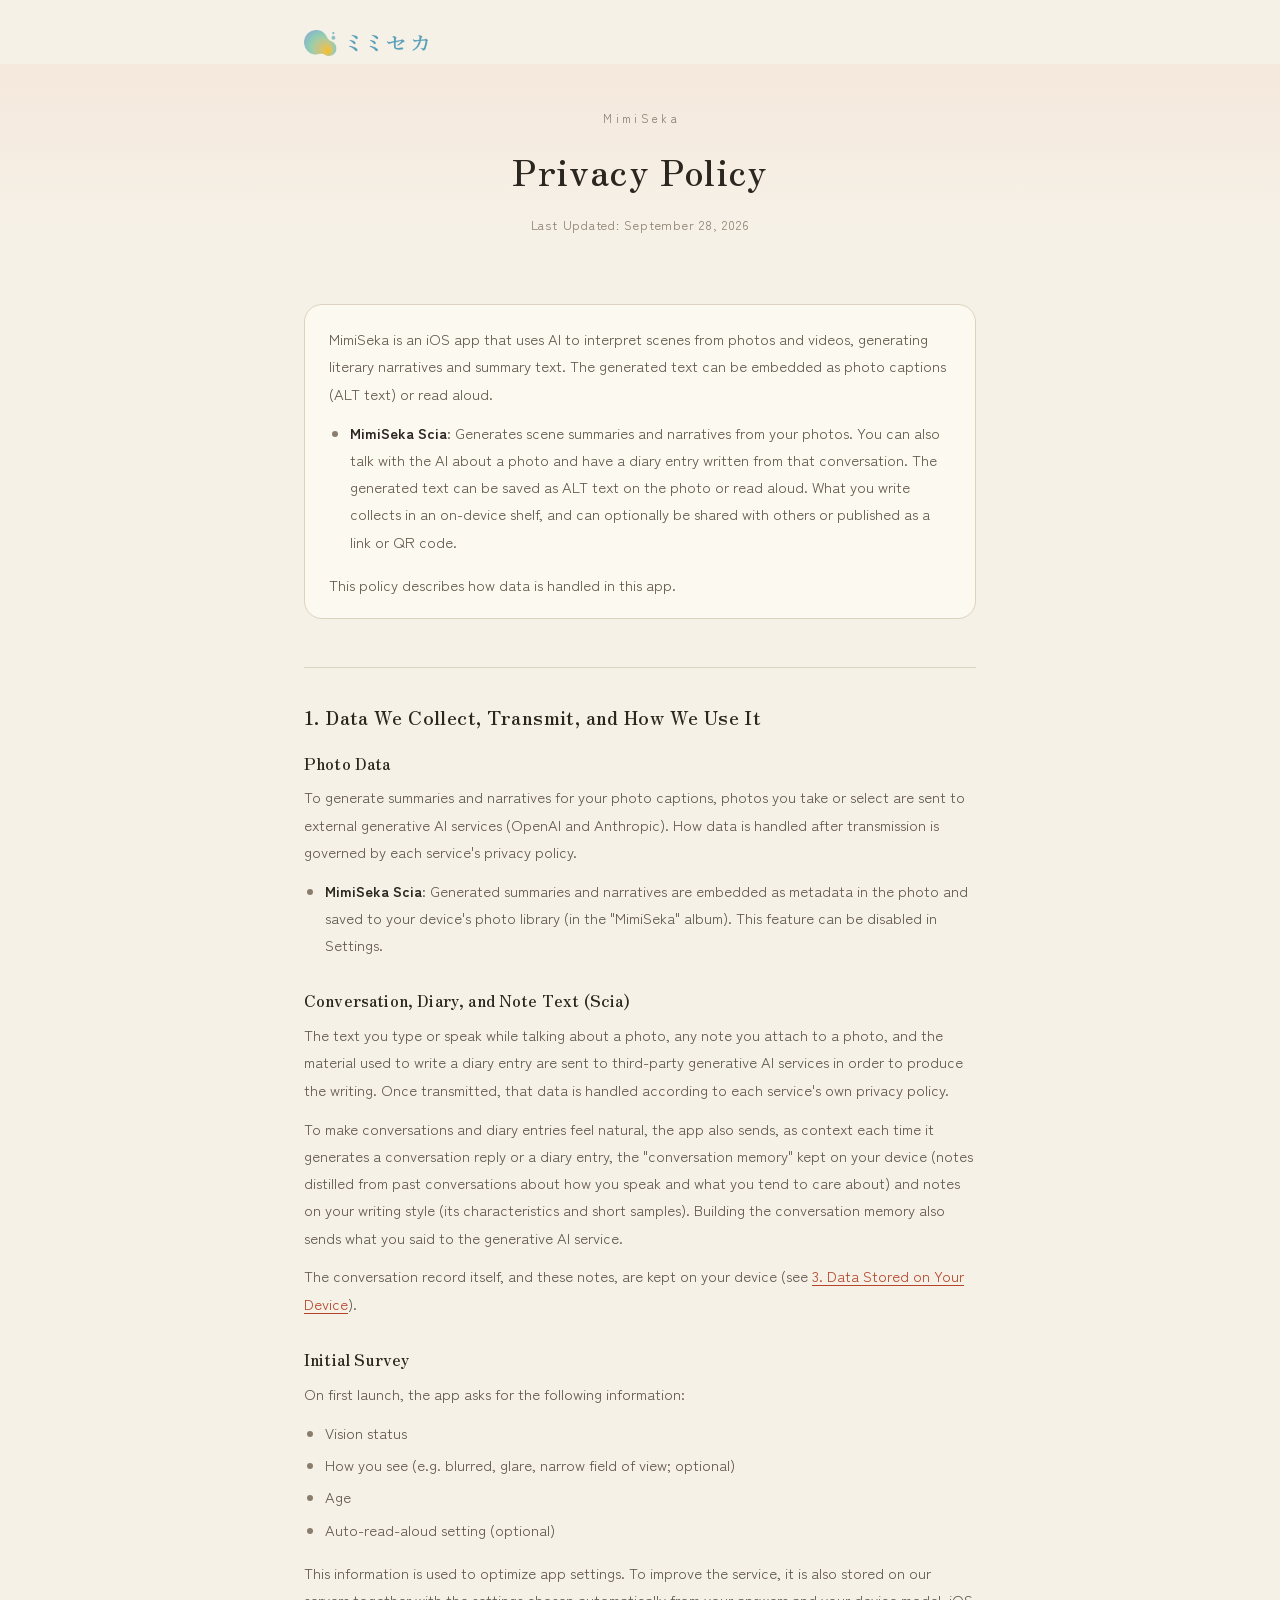
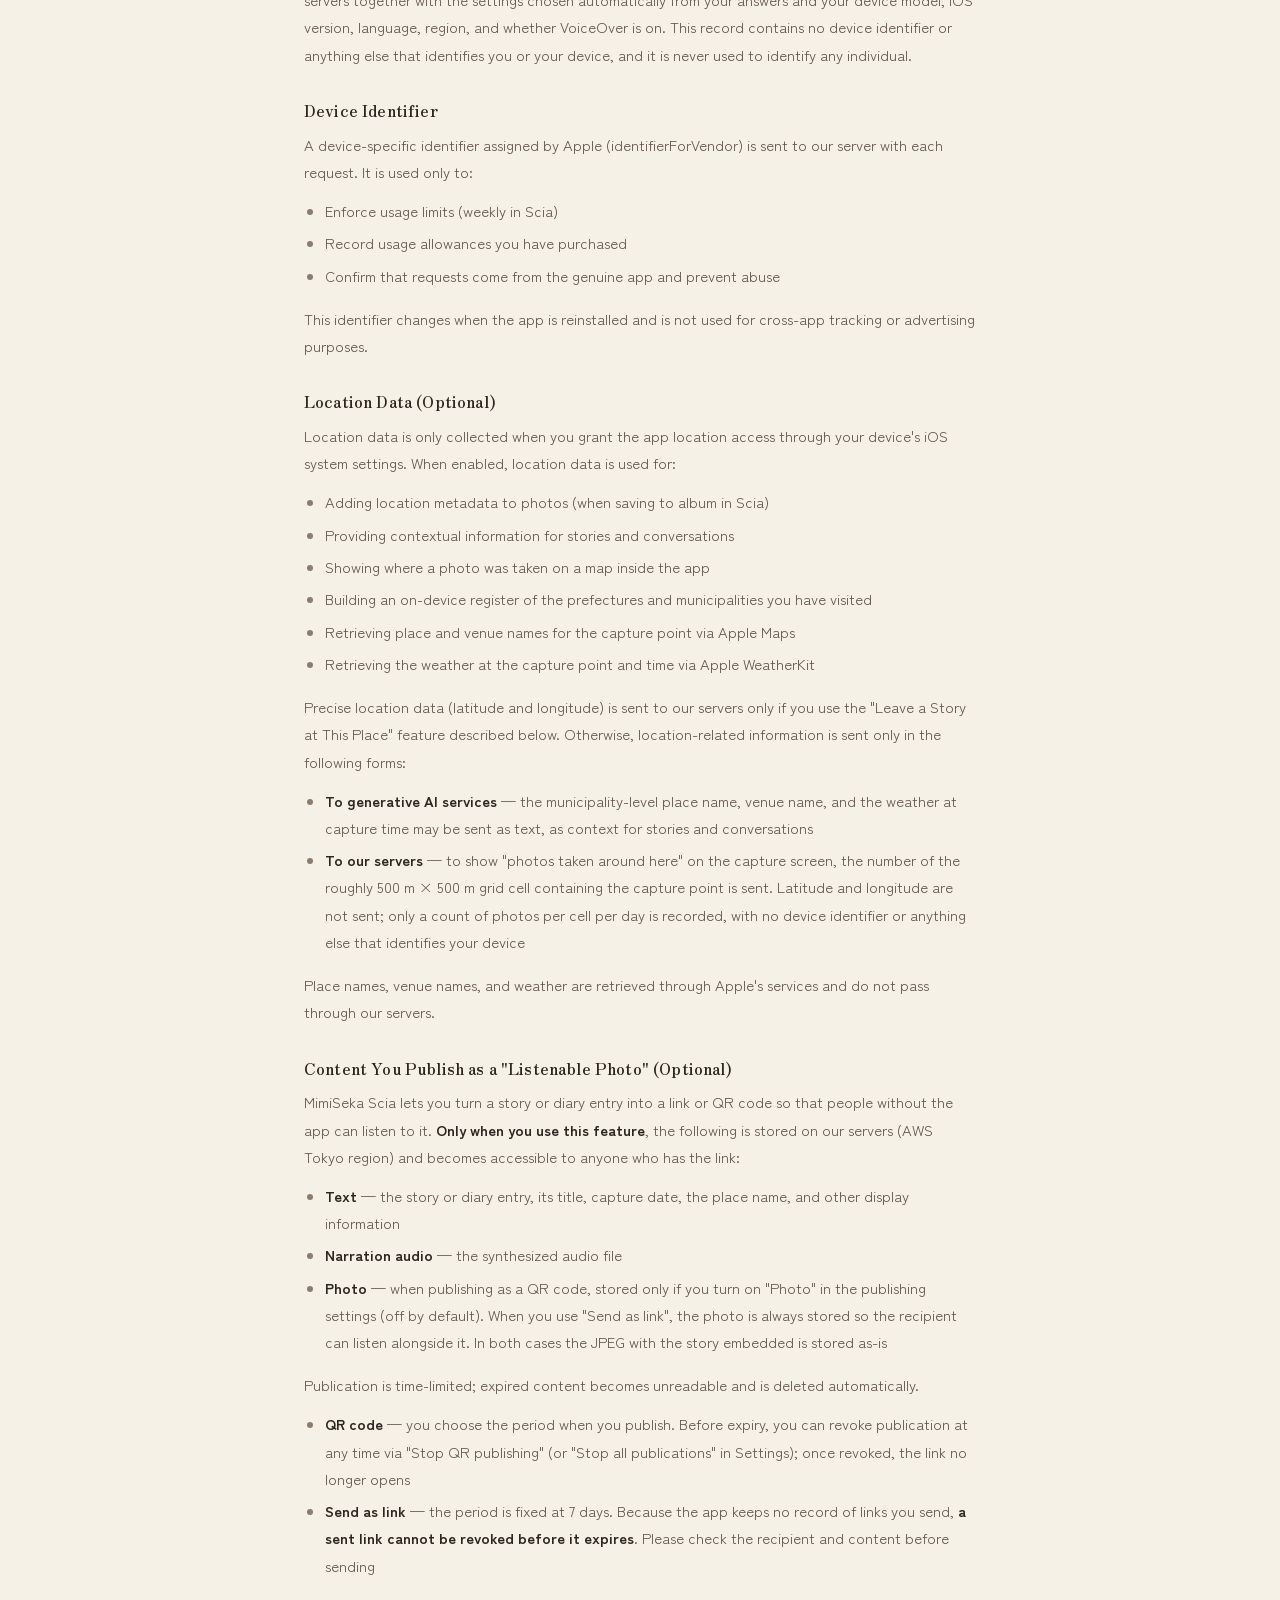
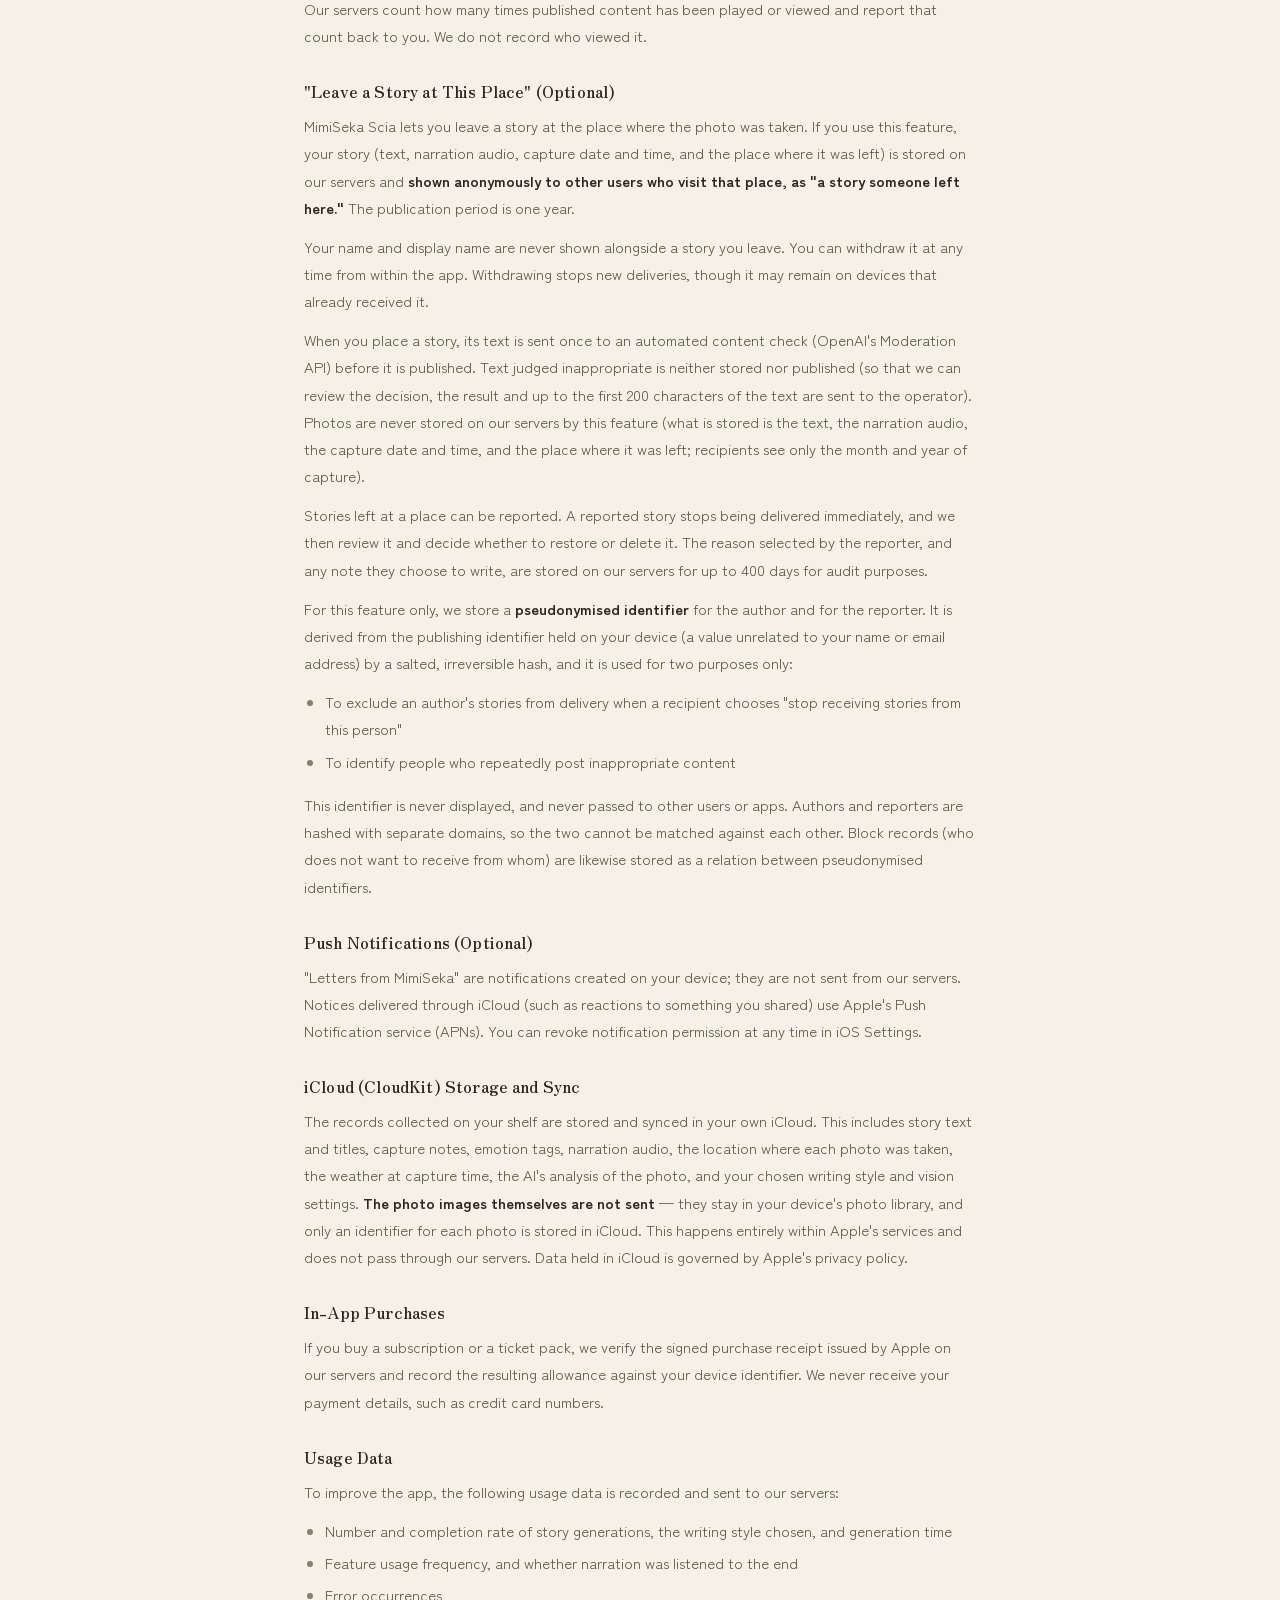
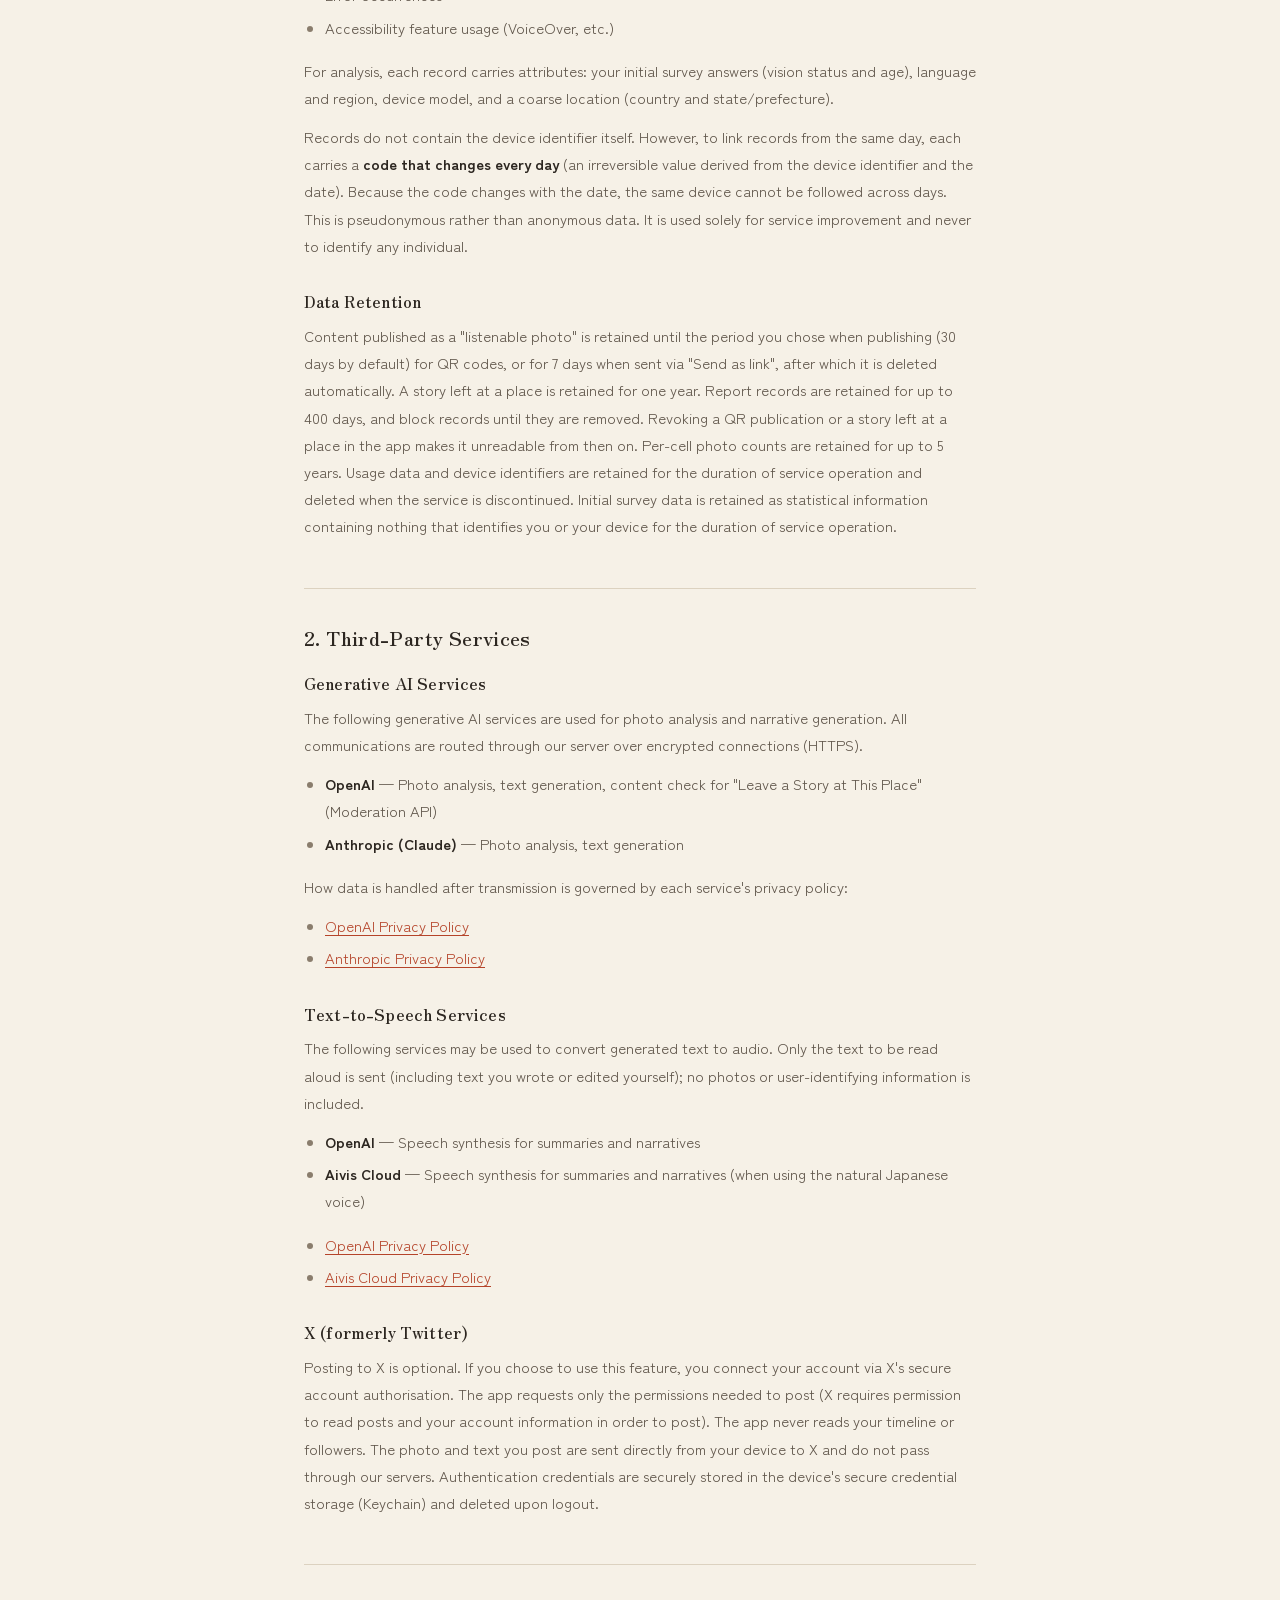
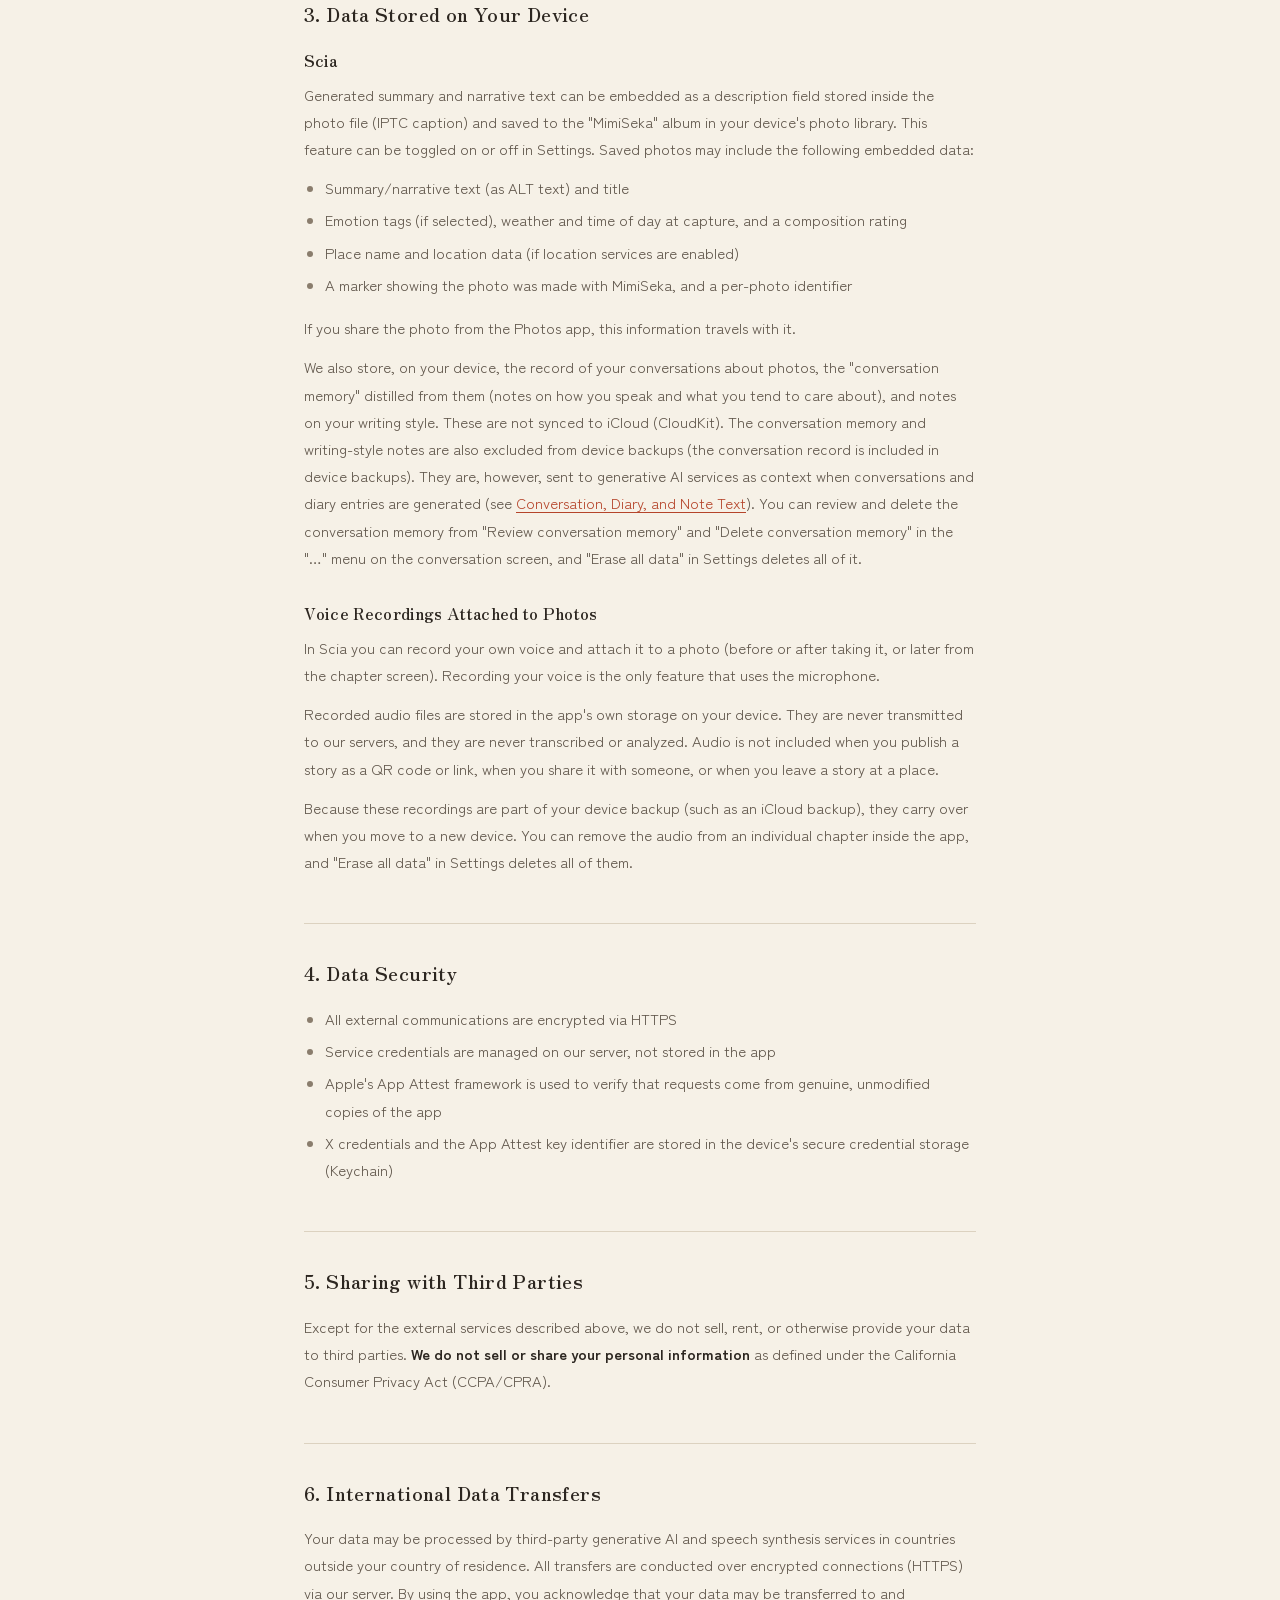
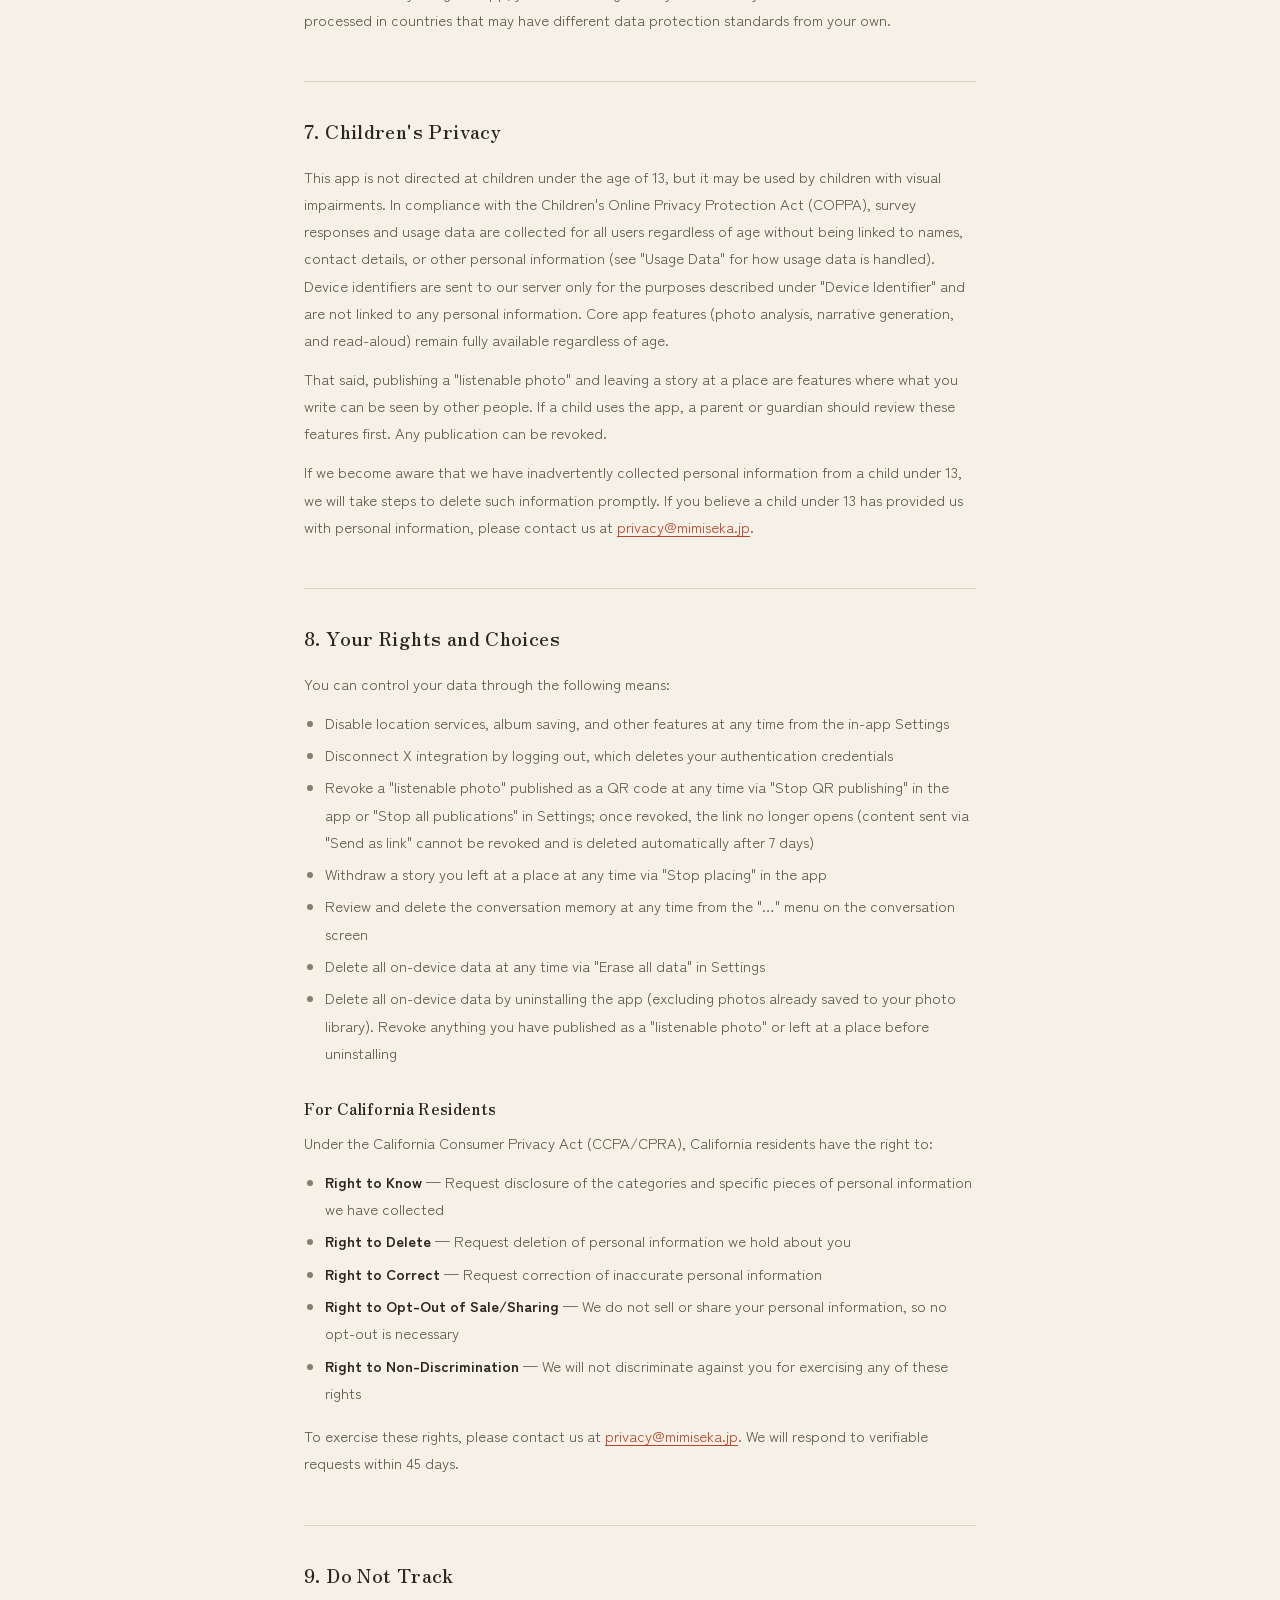
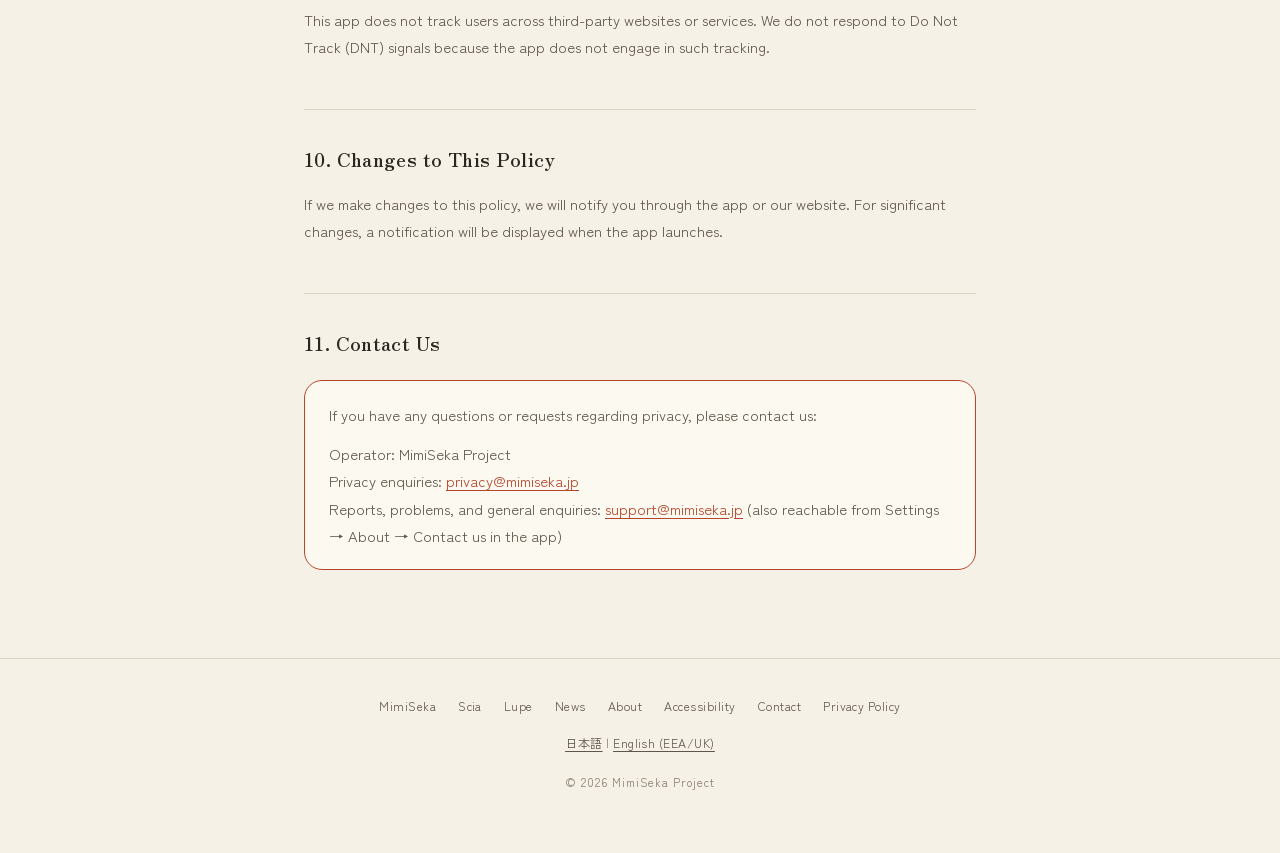
<file: index.html>
<!DOCTYPE html>
<html lang="en">
<head>
  <meta charset="UTF-8">
  <meta name="viewport" content="width=device-width, initial-scale=1.0">
  <title>Privacy Policy | MimiSeka</title>
  <script>
    (function () {
      var locale = (navigator.language || navigator.userLanguage || 'en');
      var lang = locale.split('-')[0];
      var euLocales = [
        'de','fr','it','es','pt','nl','pl','sv','da','fi','el','cs','ro',
        'hu','bg','hr','sk','sl','lt','lv','et','mt','ga','en-GB','en-IE'
      ];
      if (lang === 'ja') {
        location.replace('ja.html');
      } else if (euLocales.includes(locale) || euLocales.includes(lang)) {
        location.replace('en-eu.html');
      } else {
        location.replace('en.html');
      }
    })();
  </script>
  <noscript>
    <meta http-equiv="refresh" content="0;url=en.html">
  </noscript>
</head>
<body>
  <p><a href="ja.html">日本語</a> | <a href="en.html">English (US)</a> | <a href="en-eu.html">English (EEA/UK)</a></p>
</body>
</html>
</file>
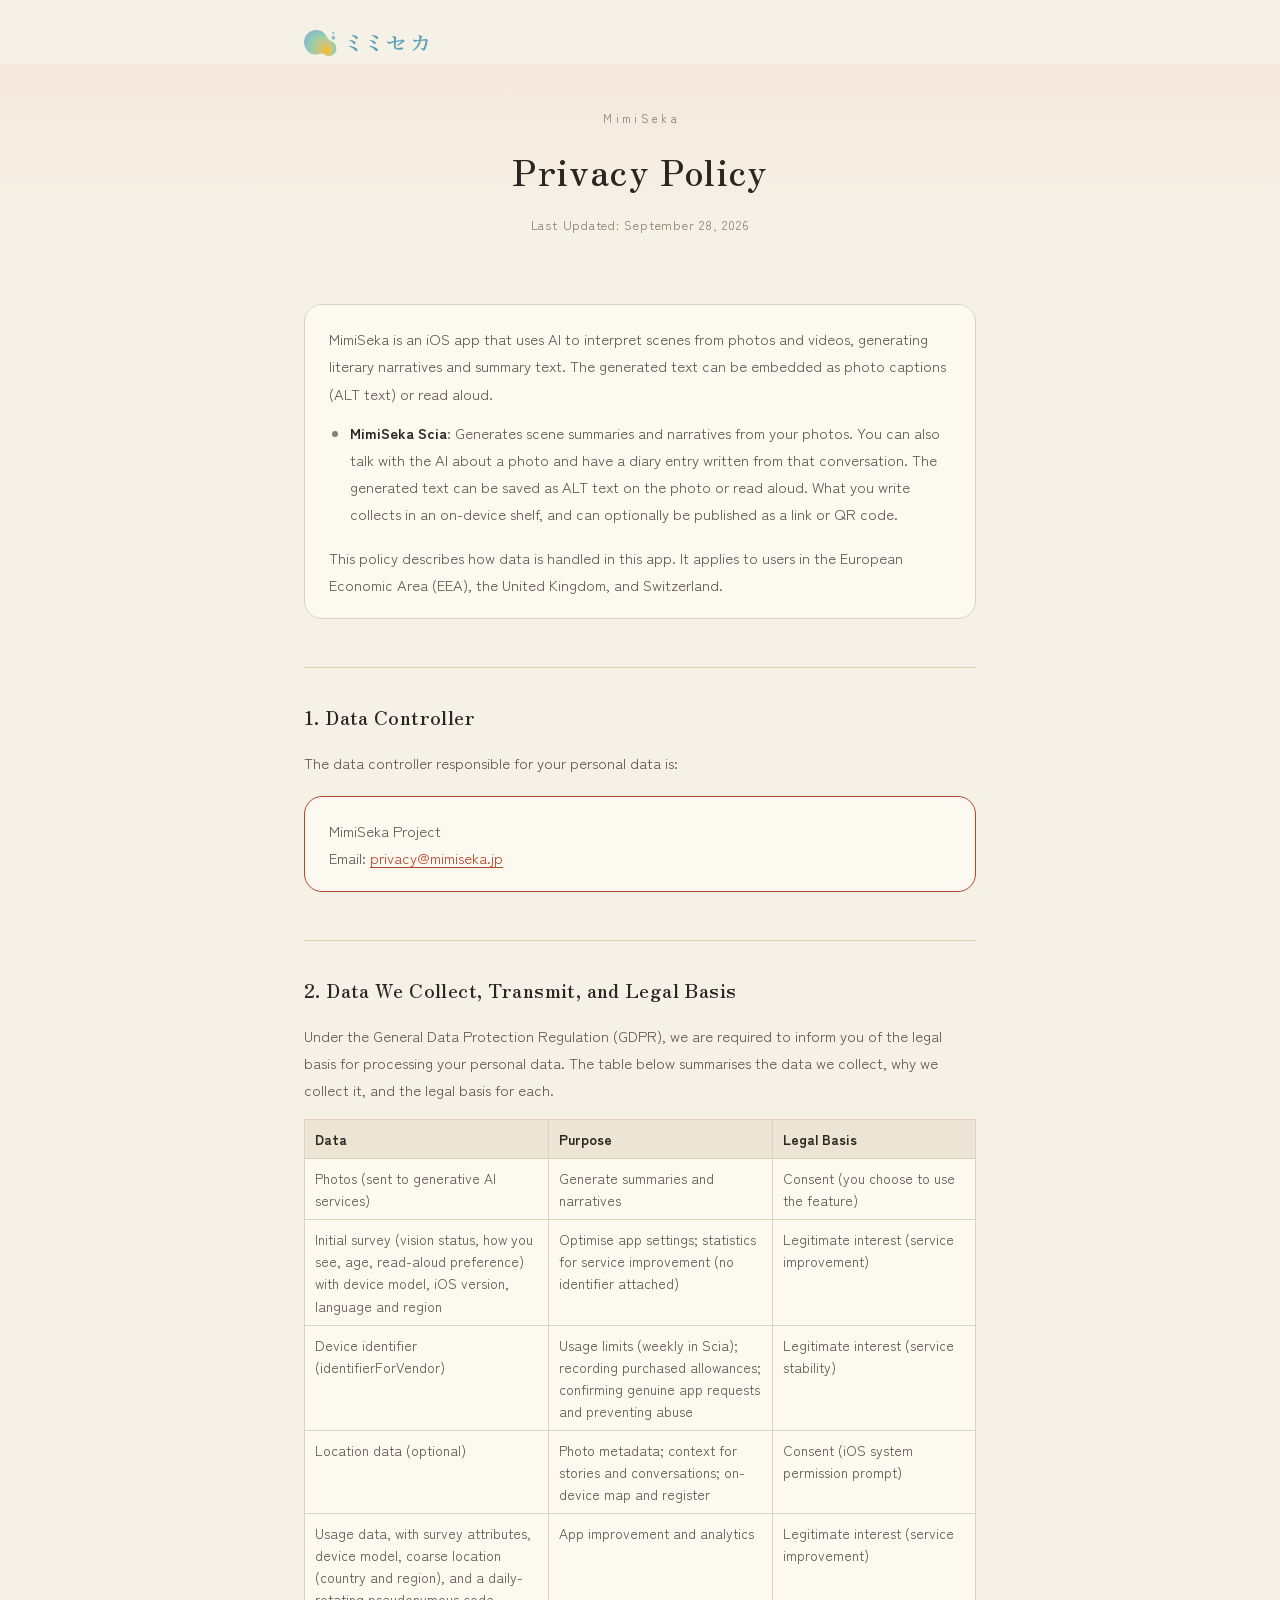
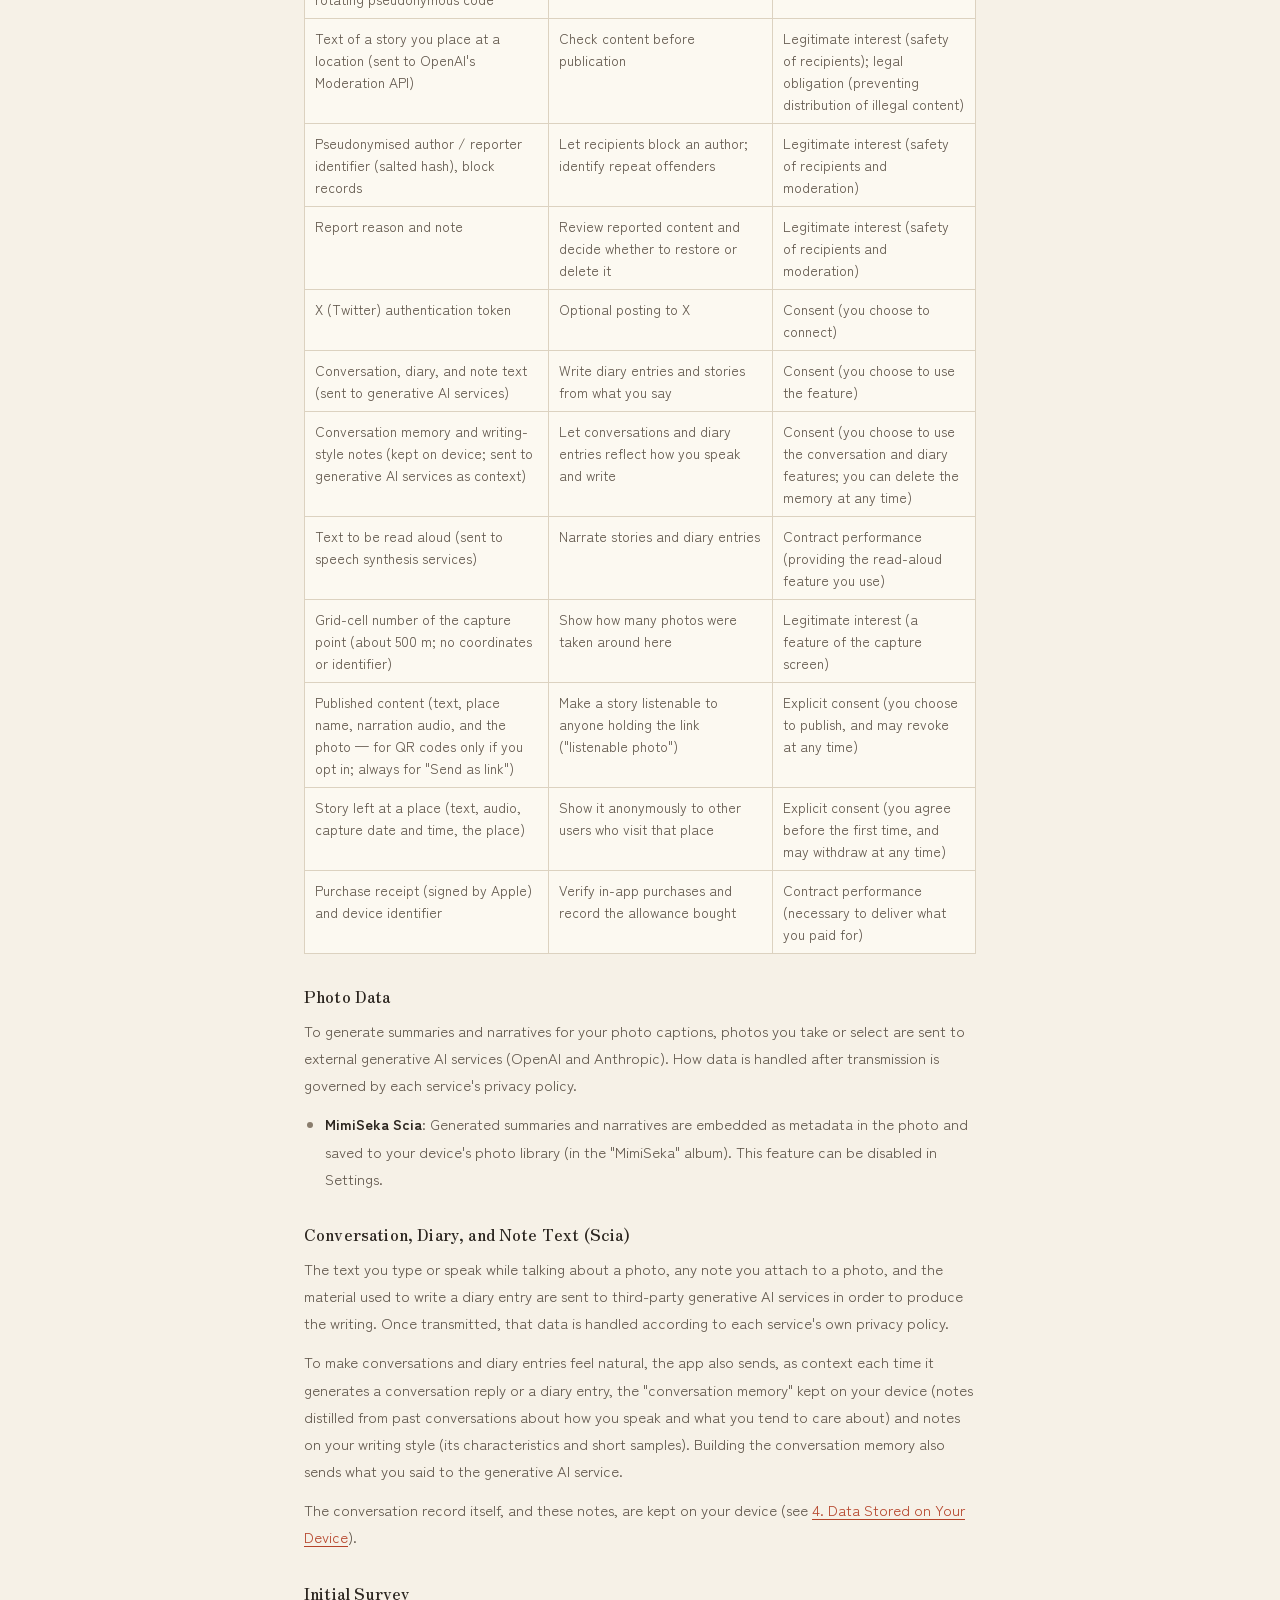
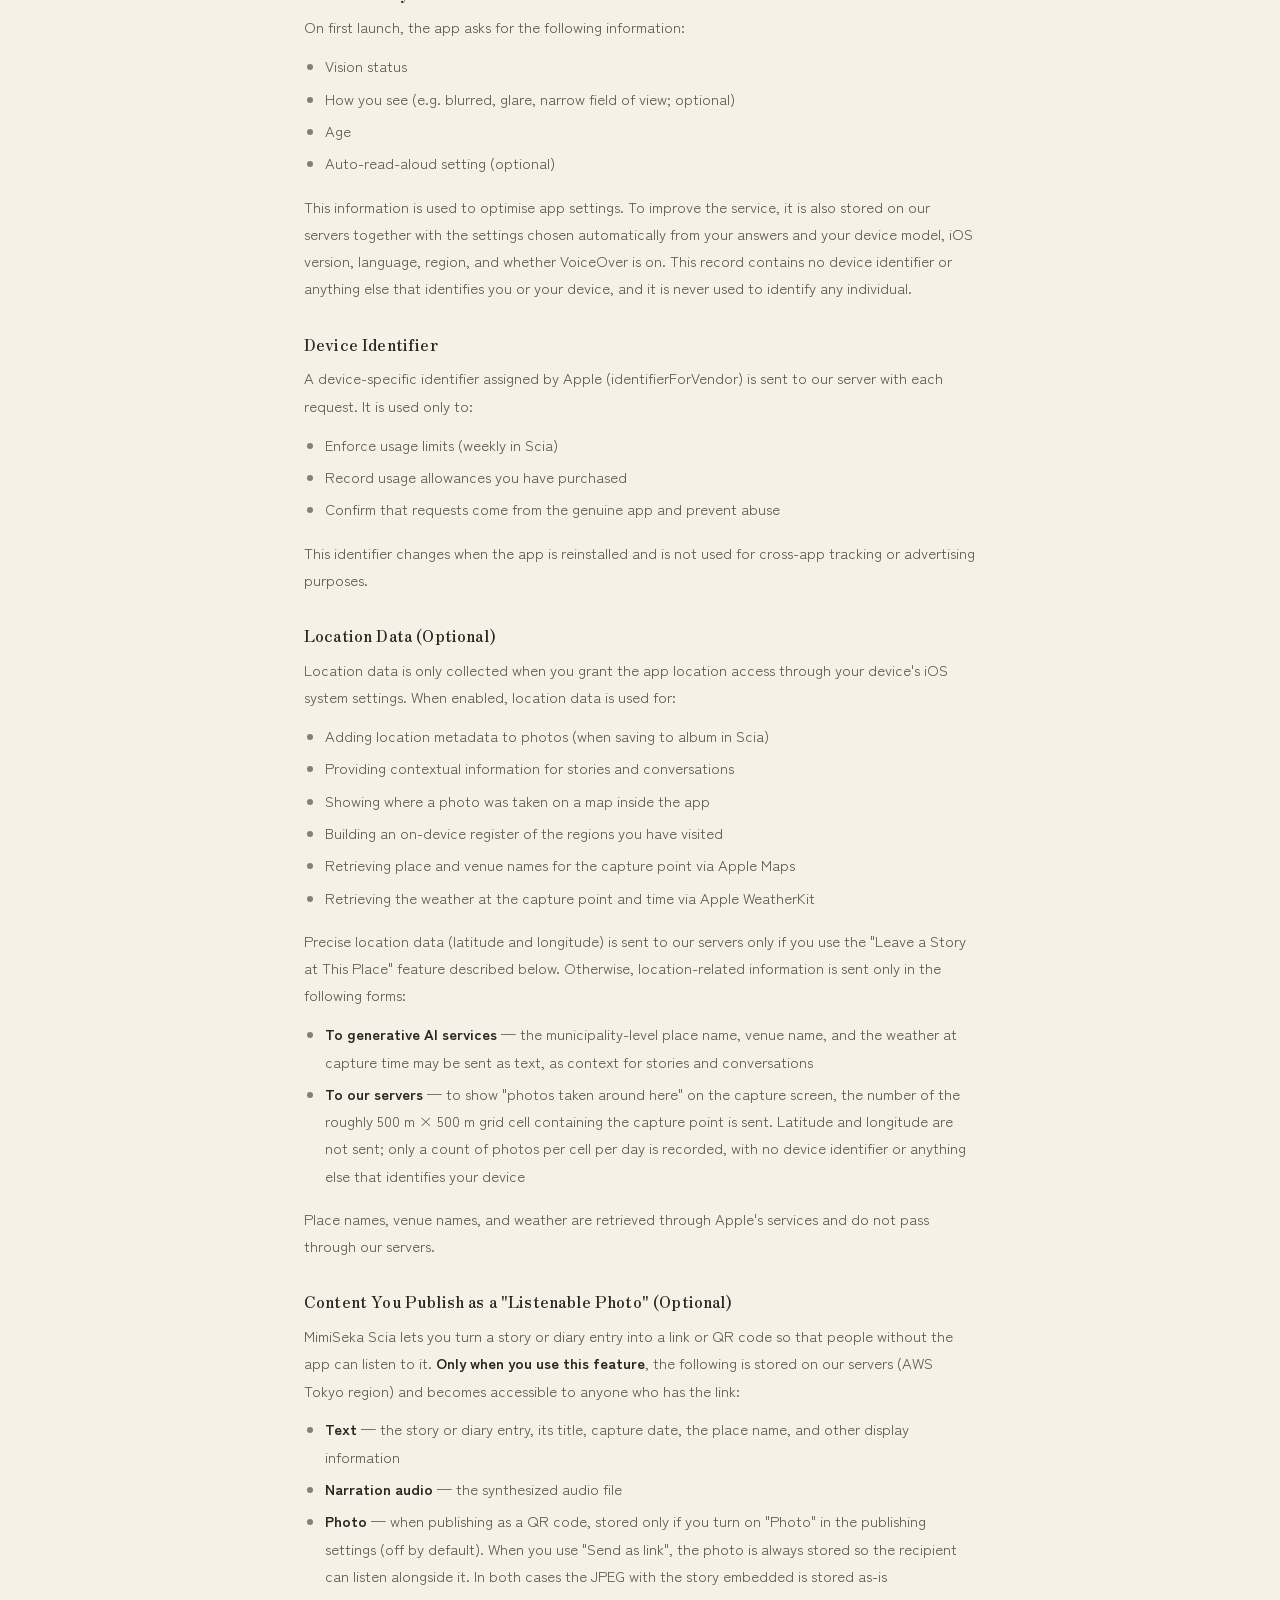
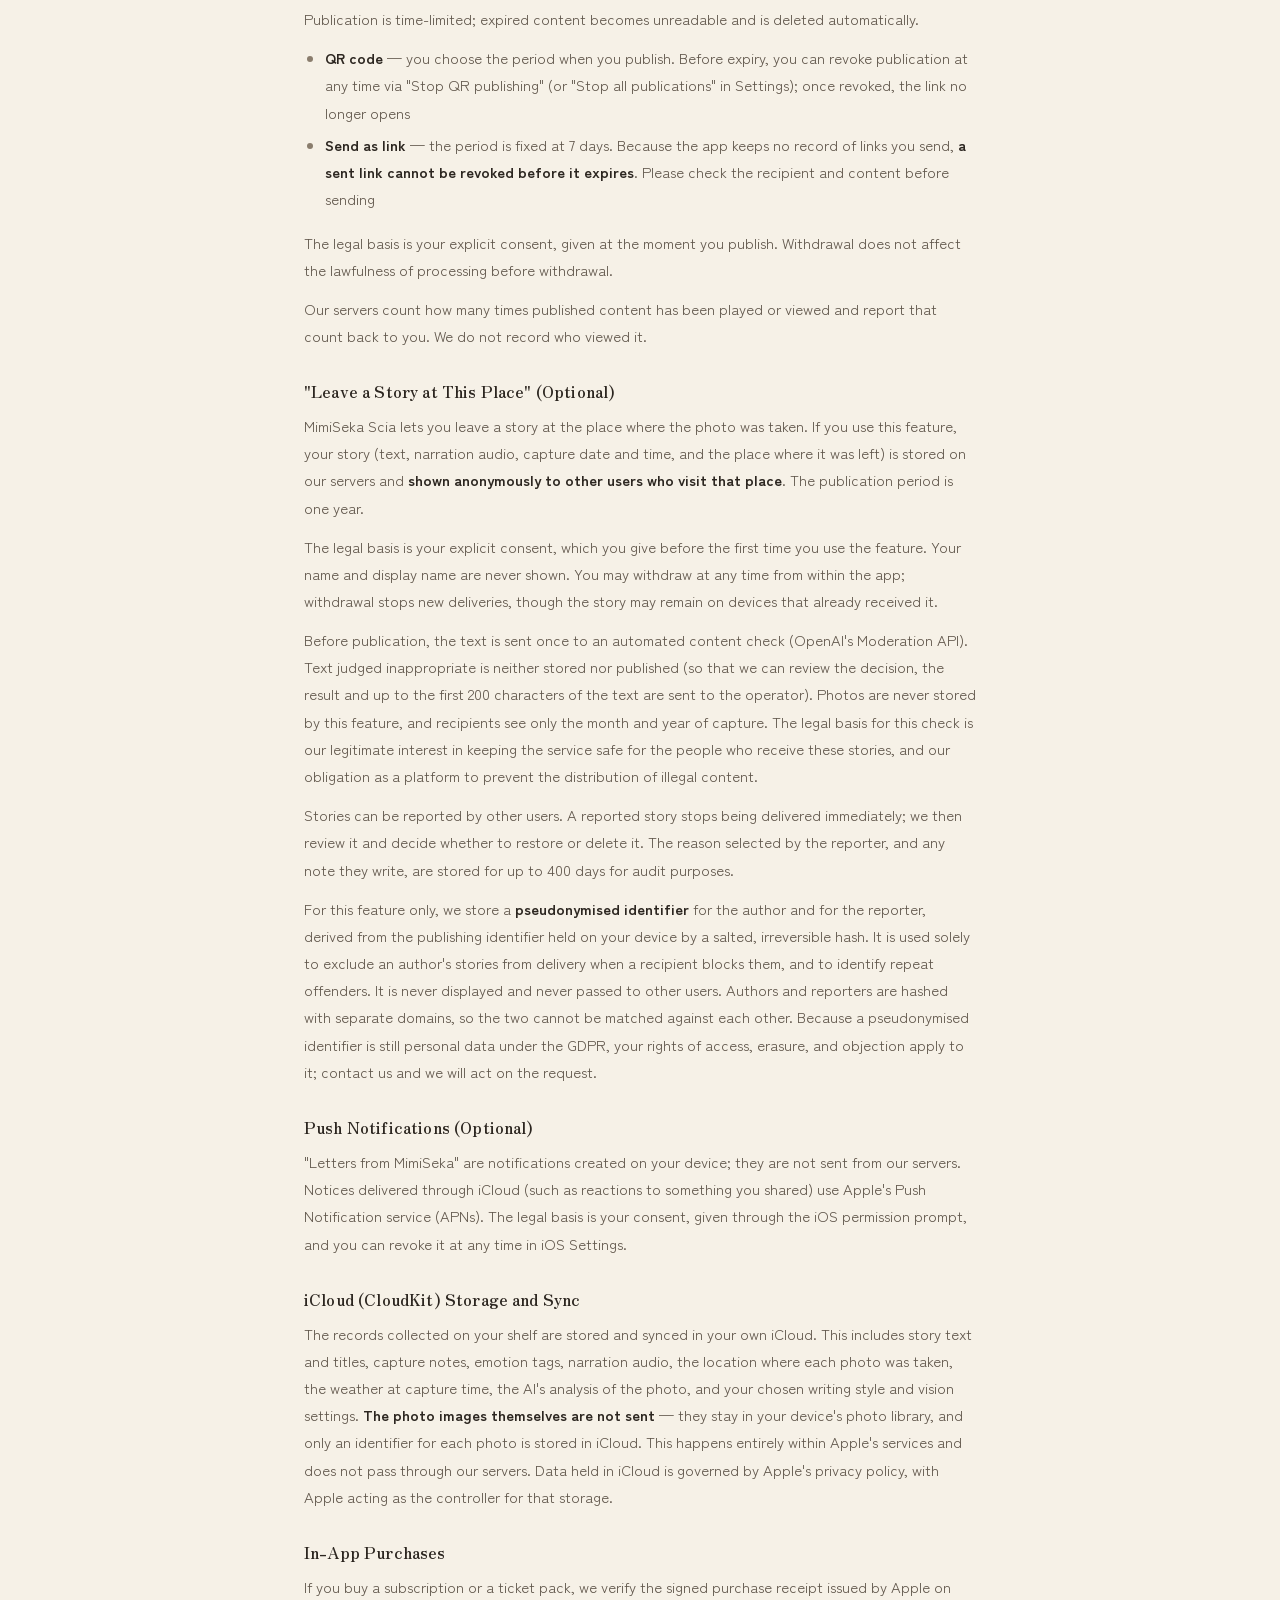
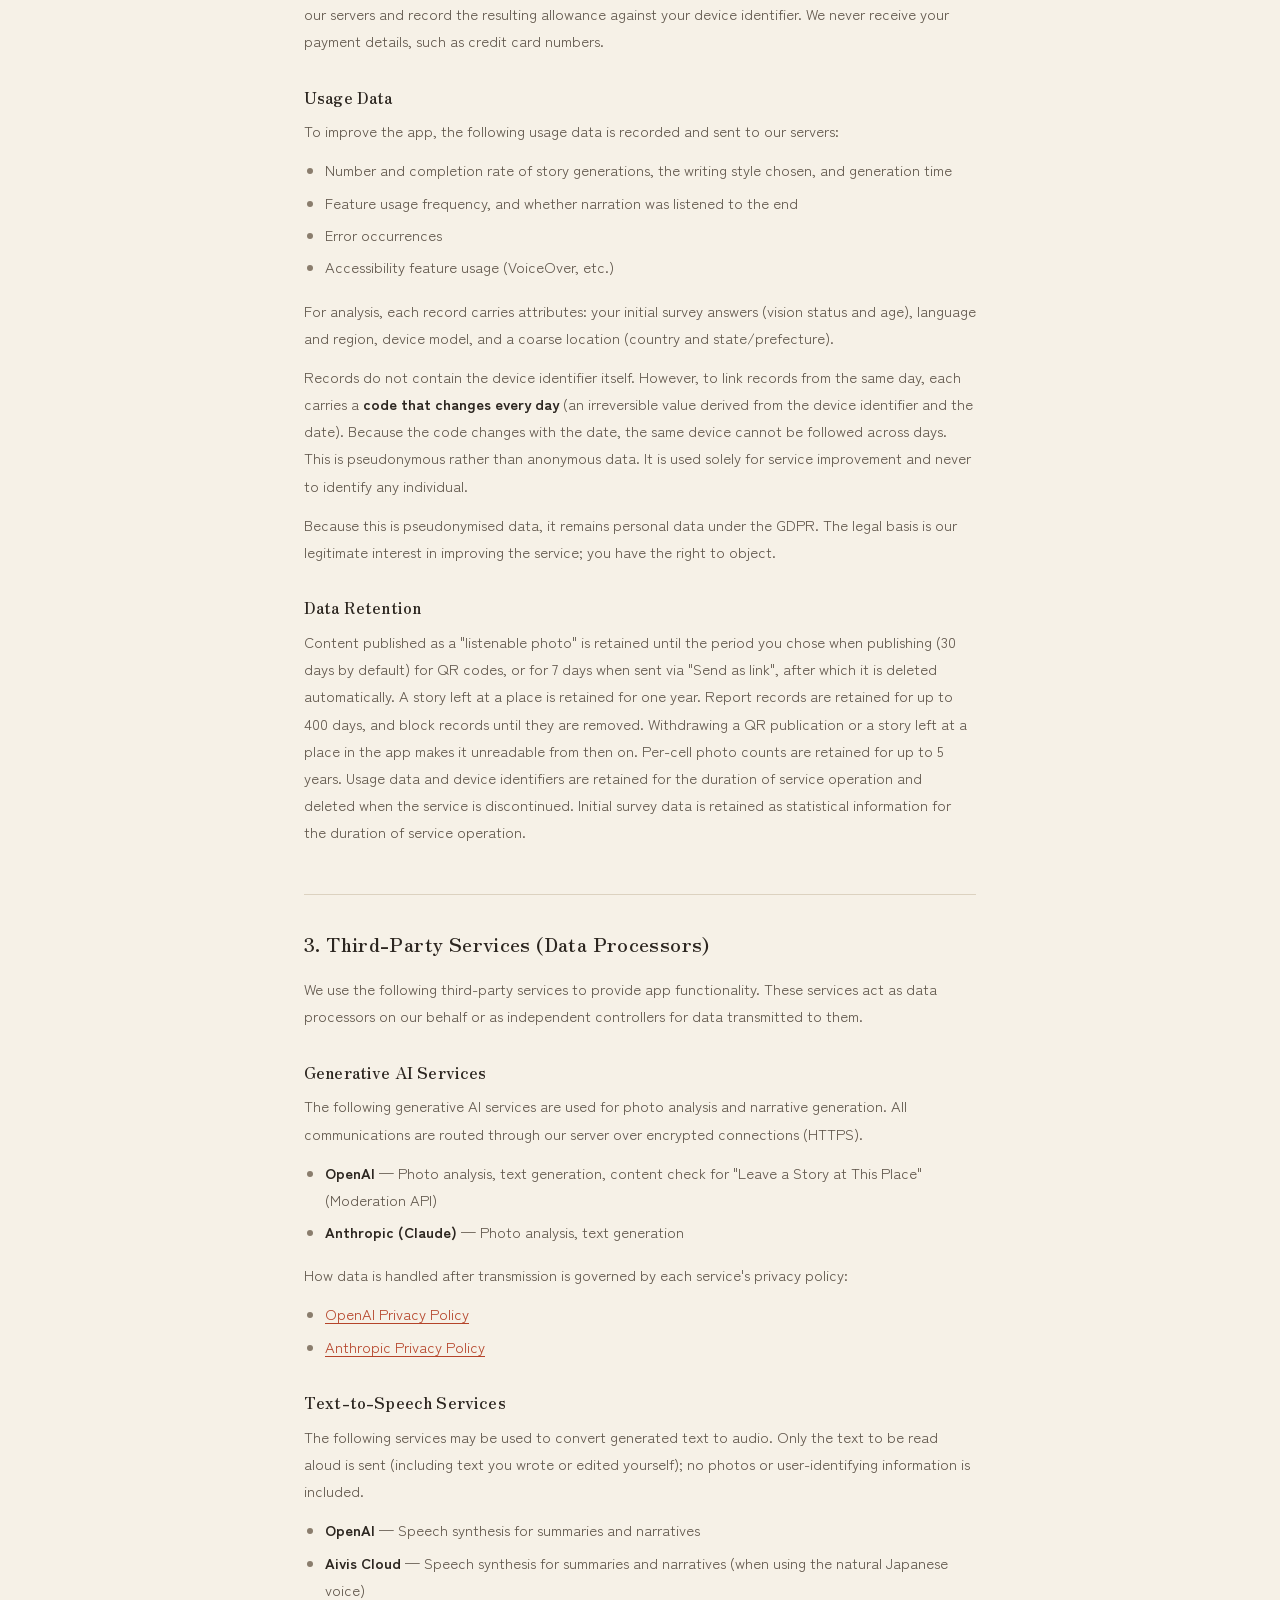
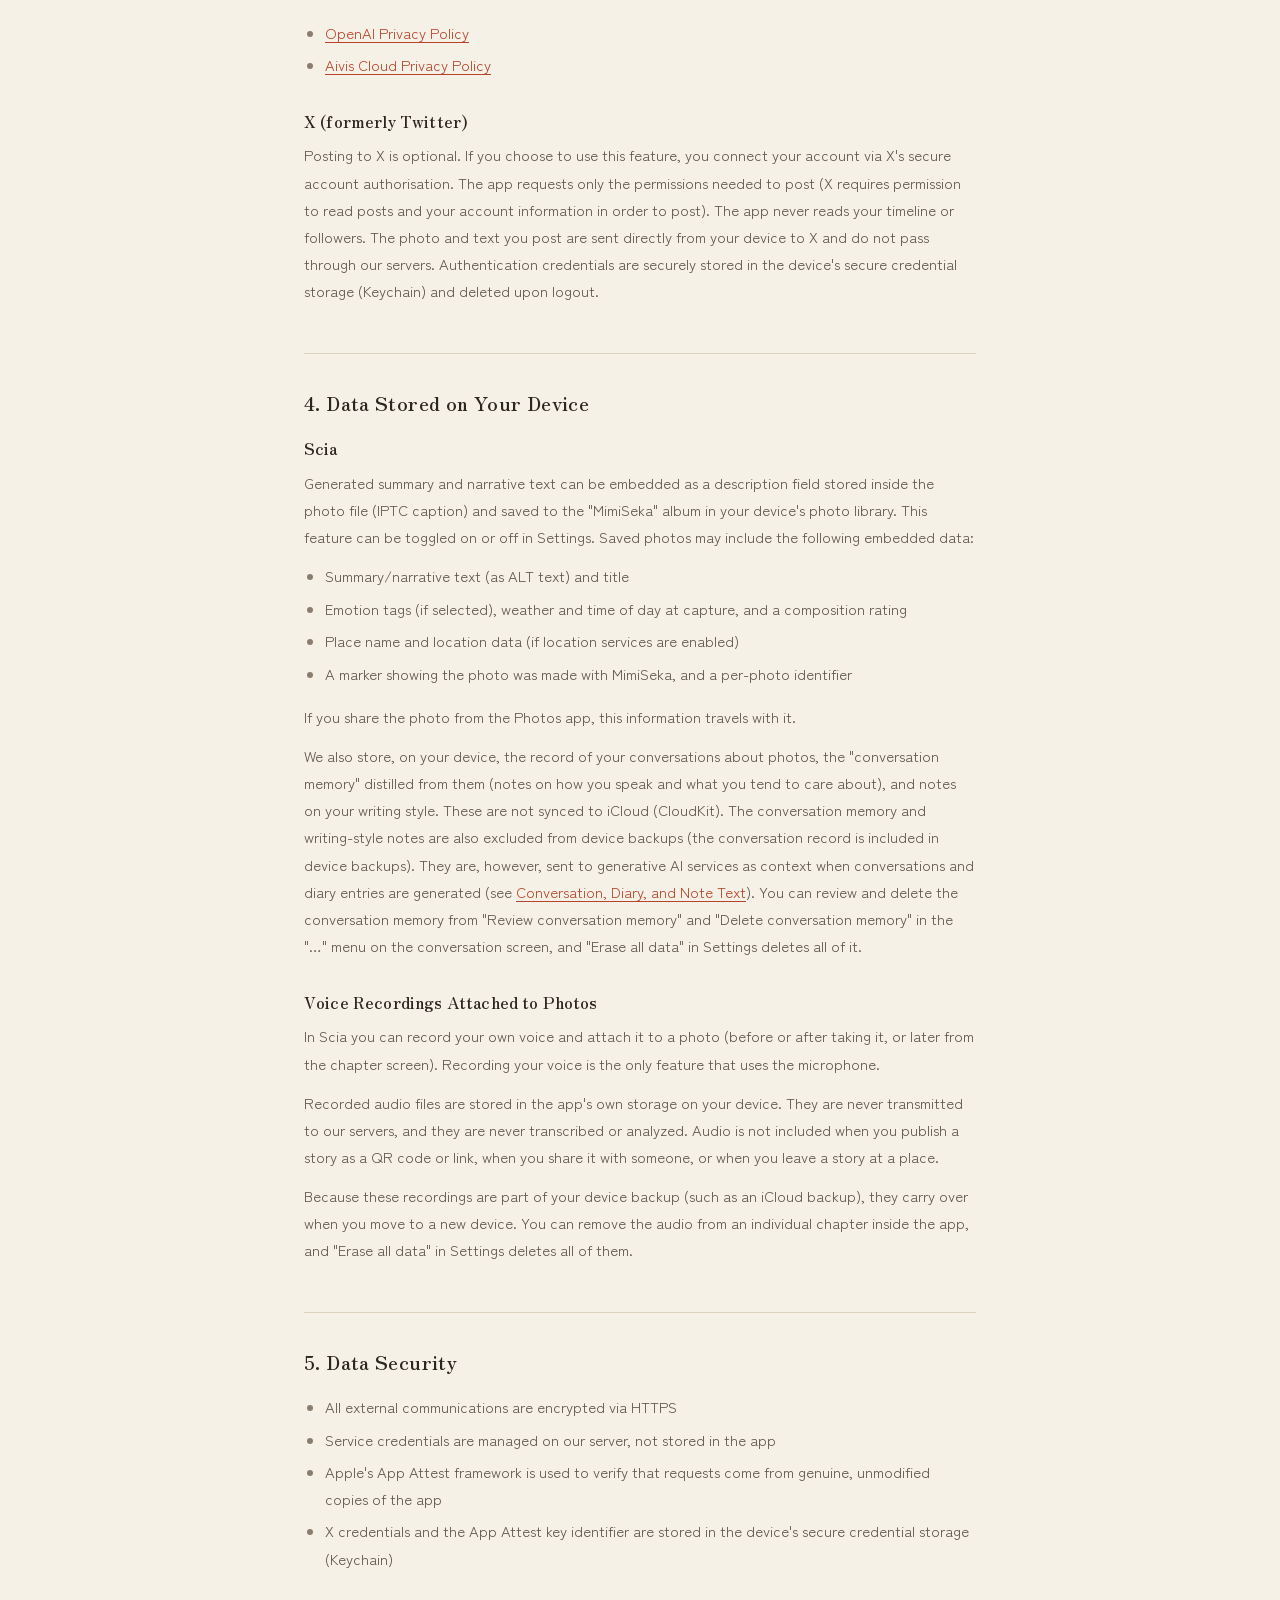
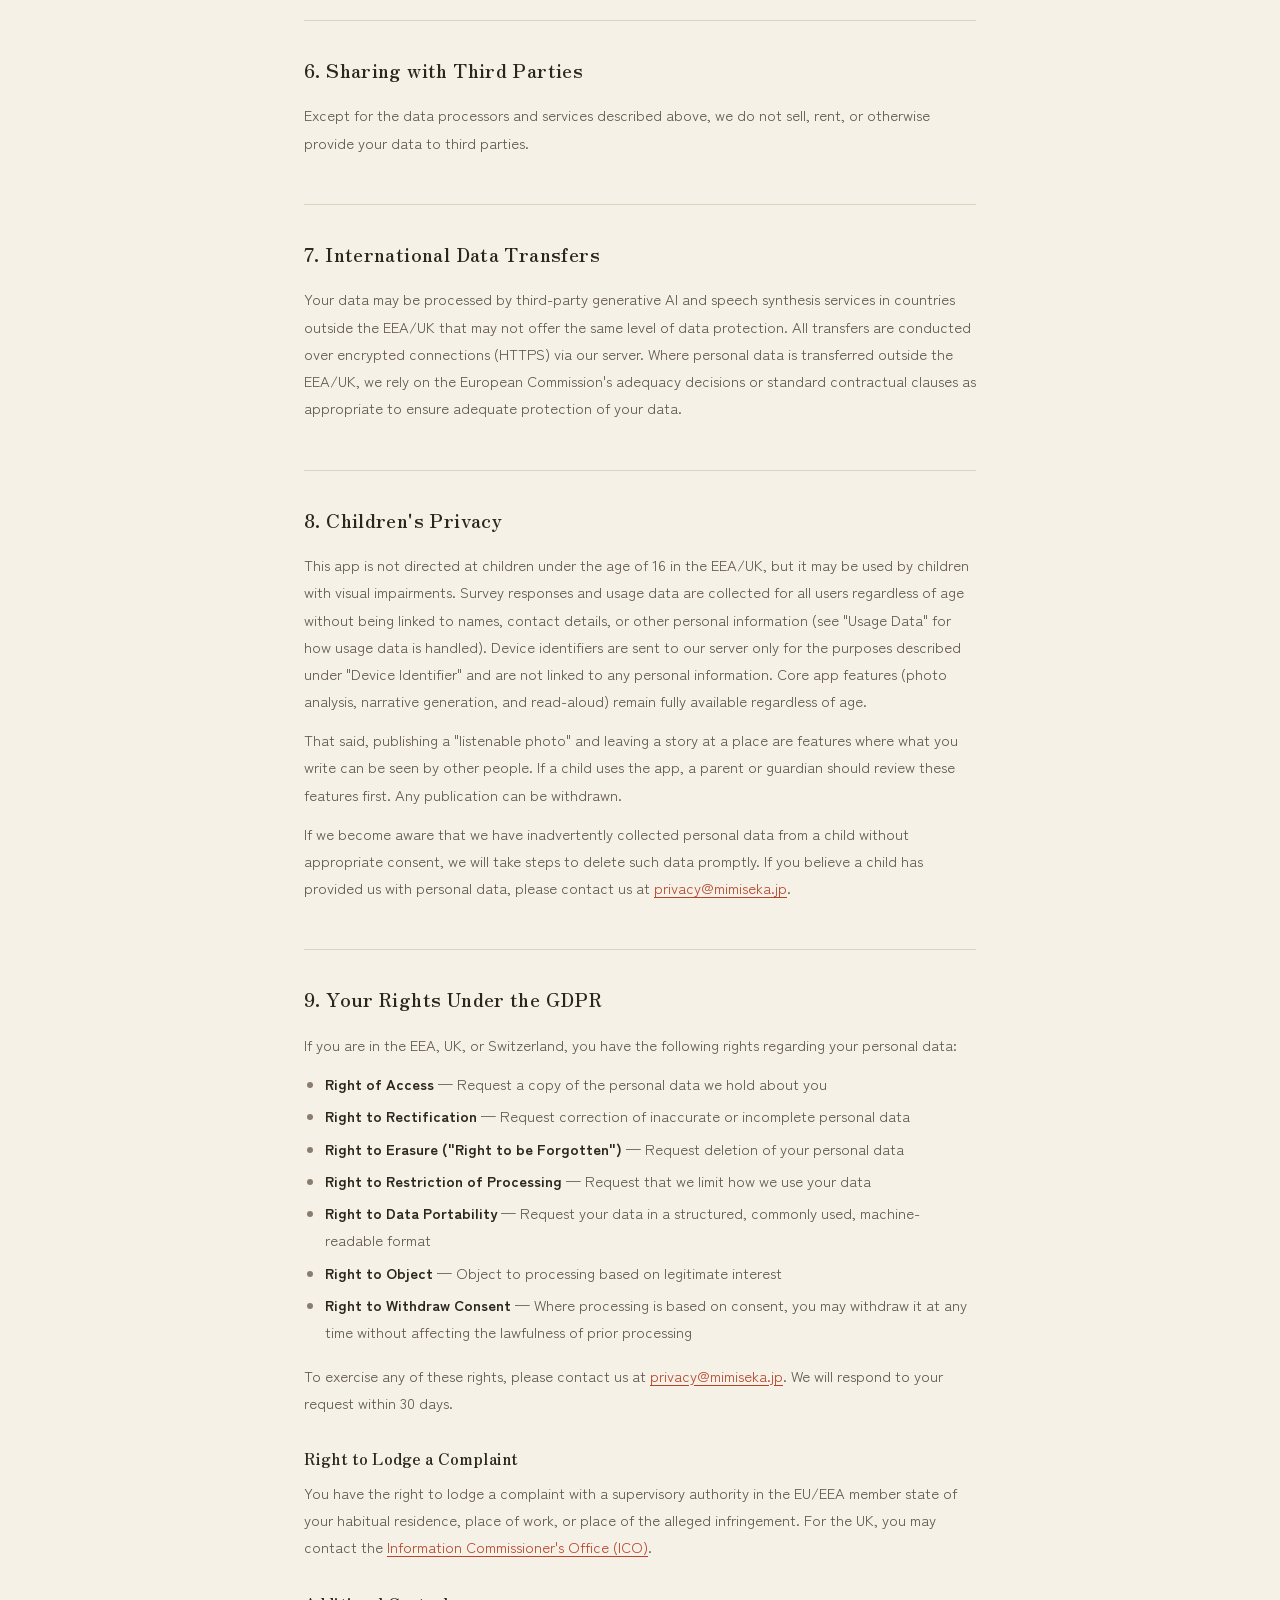
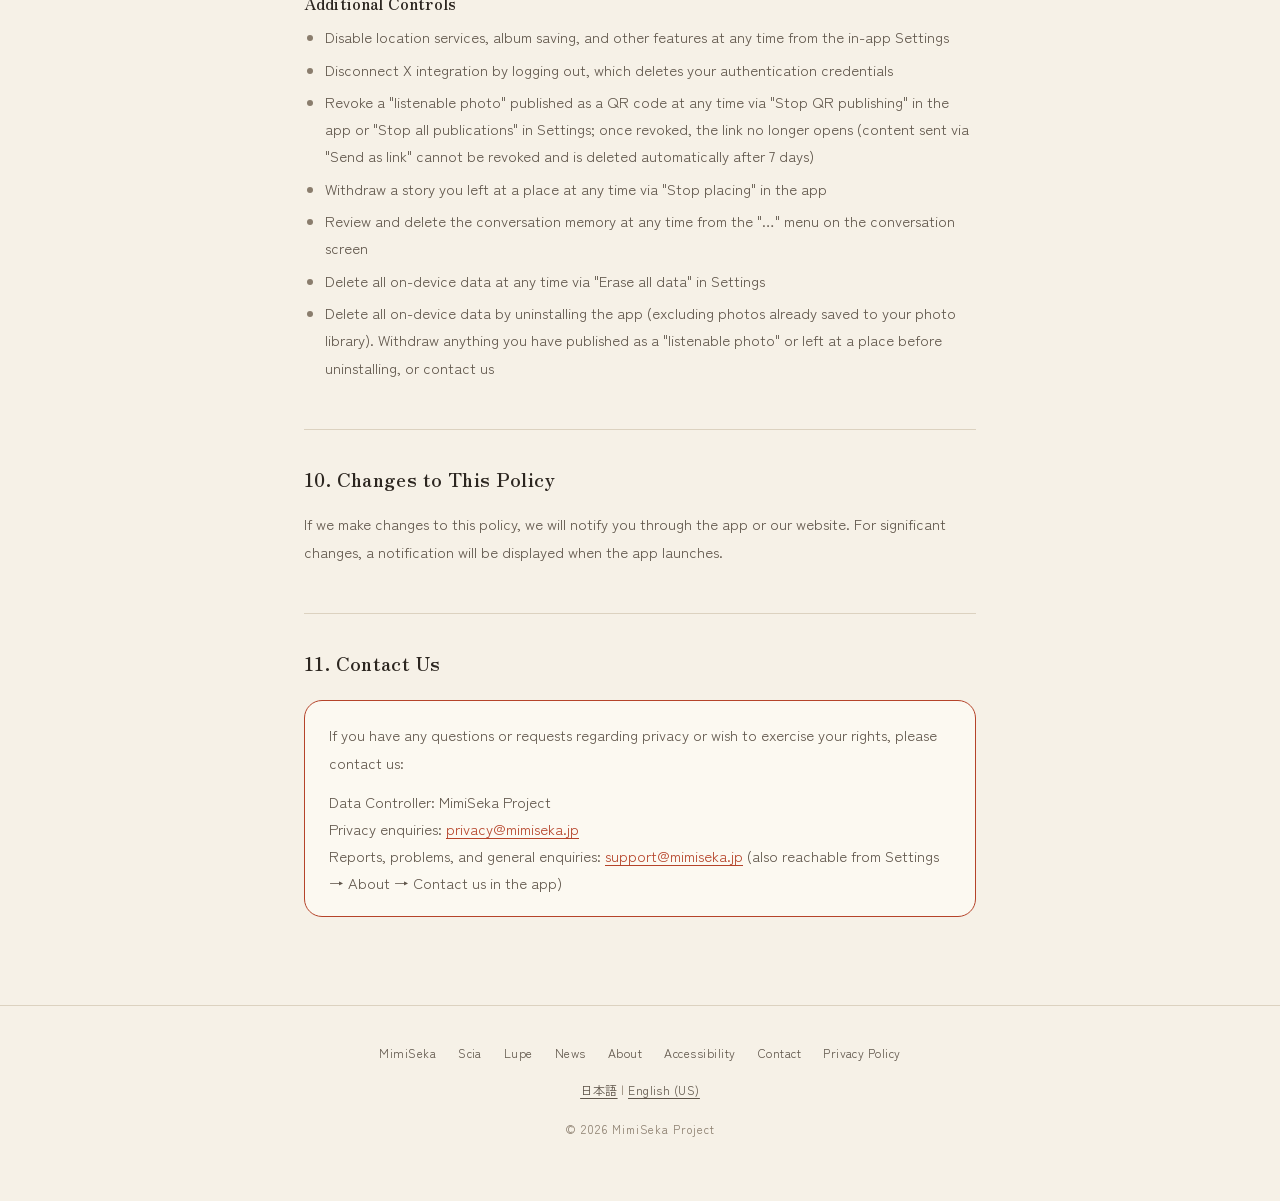
<file: en-eu.html>
<!DOCTYPE html>
<html lang="en">
<head>
  <meta charset="UTF-8">
  <meta name="viewport" content="width=device-width, initial-scale=1.0">
  <title>Privacy Policy (EEA/UK) | MimiSeka</title>
  <link rel="preconnect" href="https://fonts.googleapis.com">
  <link rel="stylesheet" href="https://fonts.googleapis.com/css2?family=Zen+Old+Mincho:wght@500;700&family=Zen+Kaku+Gothic+New:wght@400;500;700&display=swap">
  <link rel="stylesheet" href="style.css?v=20260928">
  <link rel="icon" type="image/png" sizes="64x64" href="brand/favicon.png">
  <link rel="apple-touch-icon" href="brand/apple-touch-icon.png">
  <meta name="theme-color" content="#F6F1E7">
</head>
<body>

<a class="skip" href="#main">Skip to content</a>
<nav class="topbar" aria-label="Site"><a class="home" href="https://mimiseka.jp/"><picture><source srcset="brand/logo-line-dark.png" media="(prefers-color-scheme: dark)"><img src="brand/logo-line.png" alt="MimiSeka" height="26"></picture></a></nav>

<header class="cover">
  <div class="kicker">MimiSeka</div>
  <h1>Privacy Policy</h1>
  <p class="updated">Last Updated: September 28, 2026</p>
</header>

<main id="main" class="frame doc">

  <div class="intro">
    <p>MimiSeka is an iOS app that uses AI to interpret scenes from photos and videos, generating literary narratives and summary text. The generated text can be embedded as photo captions (ALT text) or read aloud.</p>
    <ul>
      <li><strong>MimiSeka Scia</strong>: Generates scene summaries and narratives from your photos. You can also talk with the AI about a photo and have a diary entry written from that conversation. The generated text can be saved as ALT text on the photo or read aloud. What you write collects in an on-device shelf, and can optionally be published as a link or QR code.</li>
    </ul>
    <p>This policy describes how data is handled in this app. It applies to users in the European Economic Area (EEA), the United Kingdom, and Switzerland.</p>
  </div>

  <h2>1. Data Controller</h2>
  <p>The data controller responsible for your personal data is:</p>
  <div class="contact">
    <p>MimiSeka Project<br>Email: <a href="mailto:privacy@mimiseka.jp">privacy@mimiseka.jp</a></p>
  </div>

  <h2>2. Data We Collect, Transmit, and Legal Basis</h2>

  <p>Under the General Data Protection Regulation (GDPR), we are required to inform you of the legal basis for processing your personal data. The table below summarises the data we collect, why we collect it, and the legal basis for each.</p>

  <table>
    <thead>
      <tr>
        <th>Data</th>
        <th>Purpose</th>
        <th>Legal Basis</th>
      </tr>
    </thead>
    <tbody>
      <tr>
        <td>Photos (sent to generative AI services)</td>
        <td>Generate summaries and narratives</td>
        <td>Consent (you choose to use the feature)</td>
      </tr>
      <tr>
        <td>Initial survey (vision status, how you see, age, read-aloud preference) with device model, iOS version, language and region</td>
        <td>Optimise app settings; statistics for service improvement (no identifier attached)</td>
        <td>Legitimate interest (service improvement)</td>
      </tr>
      <tr>
        <td>Device identifier (identifierForVendor)</td>
        <td>Usage limits (weekly in Scia); recording purchased allowances; confirming genuine app requests and preventing abuse</td>
        <td>Legitimate interest (service stability)</td>
      </tr>
      <tr>
        <td>Location data (optional)</td>
        <td>Photo metadata; context for stories and conversations; on-device map and register</td>
        <td>Consent (iOS system permission prompt)</td>
      </tr>
      <tr>
        <td>Usage data, with survey attributes, device model, coarse location (country and region), and a daily-rotating pseudonymous code</td>
        <td>App improvement and analytics</td>
        <td>Legitimate interest (service improvement)</td>
      </tr>
      <tr>
        <td>Text of a story you place at a location (sent to OpenAI's Moderation API)</td>
        <td>Check content before publication</td>
        <td>Legitimate interest (safety of recipients); legal obligation (preventing distribution of illegal content)</td>
      </tr>
      <tr>
        <td>Pseudonymised author / reporter identifier (salted hash), block records</td>
        <td>Let recipients block an author; identify repeat offenders</td>
        <td>Legitimate interest (safety of recipients and moderation)</td>
      </tr>
      <tr>
        <td>Report reason and note</td>
        <td>Review reported content and decide whether to restore or delete it</td>
        <td>Legitimate interest (safety of recipients and moderation)</td>
      </tr>
      <tr>
        <td>X (Twitter) authentication token</td>
        <td>Optional posting to X</td>
        <td>Consent (you choose to connect)</td>
      </tr>
      <tr>
        <td>Conversation, diary, and note text (sent to generative AI services)</td>
        <td>Write diary entries and stories from what you say</td>
        <td>Consent (you choose to use the feature)</td>
      </tr>
      <tr>
        <td>Conversation memory and writing-style notes (kept on device; sent to generative AI services as context)</td>
        <td>Let conversations and diary entries reflect how you speak and write</td>
        <td>Consent (you choose to use the conversation and diary features; you can delete the memory at any time)</td>
      </tr>
      <tr>
        <td>Text to be read aloud (sent to speech synthesis services)</td>
        <td>Narrate stories and diary entries</td>
        <td>Contract performance (providing the read-aloud feature you use)</td>
      </tr>
      <tr>
        <td>Grid-cell number of the capture point (about 500 m; no coordinates or identifier)</td>
        <td>Show how many photos were taken around here</td>
        <td>Legitimate interest (a feature of the capture screen)</td>
      </tr>
      <tr>
        <td>Published content (text, place name, narration audio, and the photo — for QR codes only if you opt in; always for "Send as link")</td>
        <td>Make a story listenable to anyone holding the link ("listenable photo")</td>
        <td>Explicit consent (you choose to publish, and may revoke at any time)</td>
      </tr>
      <tr>
        <td>Story left at a place (text, audio, capture date and time, the place)</td>
        <td>Show it anonymously to other users who visit that place</td>
        <td>Explicit consent (you agree before the first time, and may withdraw at any time)</td>
      </tr>
      <tr>
        <td>Purchase receipt (signed by Apple) and device identifier</td>
        <td>Verify in-app purchases and record the allowance bought</td>
        <td>Contract performance (necessary to deliver what you paid for)</td>
      </tr>
    </tbody>
  </table>

  <h3>Photo Data</h3>
  <p>To generate summaries and narratives for your photo captions, photos you take or select are sent to external generative AI services (OpenAI and Anthropic). How data is handled after transmission is governed by each service's privacy policy.</p>
  <ul>
    <li><strong>MimiSeka Scia</strong>: Generated summaries and narratives are embedded as metadata in the photo and saved to your device's photo library (in the "MimiSeka" album). This feature can be disabled in Settings.</li>
  </ul>

  <h3 id="dialogue">Conversation, Diary, and Note Text (Scia)</h3>
  <p>The text you type or speak while talking about a photo, any note you attach to a photo, and the material used to write a diary entry are sent to third-party generative AI services in order to produce the writing. Once transmitted, that data is handled according to each service's own privacy policy.</p>
  <p>To make conversations and diary entries feel natural, the app also sends, as context each time it generates a conversation reply or a diary entry, the "conversation memory" kept on your device (notes distilled from past conversations about how you speak and what you tend to care about) and notes on your writing style (its characteristics and short samples). Building the conversation memory also sends what you said to the generative AI service.</p>
  <p>The conversation record itself, and these notes, are kept on your device (see <a href="#local">4. Data Stored on Your Device</a>).</p>

  <h3>Initial Survey</h3>
  <p>On first launch, the app asks for the following information:</p>
  <ul>
    <li>Vision status</li>
    <li>How you see (e.g. blurred, glare, narrow field of view; optional)</li>
    <li>Age</li>
    <li>Auto-read-aloud setting (optional)</li>
  </ul>
  <p>This information is used to optimise app settings. To improve the service, it is also stored on our servers together with the settings chosen automatically from your answers and your device model, iOS version, language, region, and whether VoiceOver is on. This record contains no device identifier or anything else that identifies you or your device, and it is never used to identify any individual.</p>

  <h3>Device Identifier</h3>
  <p>A device-specific identifier assigned by Apple (identifierForVendor) is sent to our server with each request. It is used only to:</p>
  <ul>
    <li>Enforce usage limits (weekly in Scia)</li>
    <li>Record usage allowances you have purchased</li>
    <li>Confirm that requests come from the genuine app and prevent abuse</li>
  </ul>
  <p>This identifier changes when the app is reinstalled and is not used for cross-app tracking or advertising purposes.</p>

  <h3>Location Data (Optional)</h3>
  <p>Location data is only collected when you grant the app location access through your device's iOS system settings. When enabled, location data is used for:</p>
  <ul>
    <li>Adding location metadata to photos (when saving to album in Scia)</li>
    <li>Providing contextual information for stories and conversations</li>
    <li>Showing where a photo was taken on a map inside the app</li>
    <li>Building an on-device register of the regions you have visited</li>
    <li>Retrieving place and venue names for the capture point via Apple Maps</li>
    <li>Retrieving the weather at the capture point and time via Apple WeatherKit</li>
  </ul>
  <p>Precise location data (latitude and longitude) is sent to our servers only if you use the "Leave a Story at This Place" feature described below. Otherwise, location-related information is sent only in the following forms:</p>
  <ul>
    <li><strong>To generative AI services</strong> — the municipality-level place name, venue name, and the weather at capture time may be sent as text, as context for stories and conversations</li>
    <li><strong>To our servers</strong> — to show "photos taken around here" on the capture screen, the number of the roughly 500 m &times; 500 m grid cell containing the capture point is sent. Latitude and longitude are not sent; only a count of photos per cell per day is recorded, with no device identifier or anything else that identifies your device</li>
  </ul>
  <p>Place names, venue names, and weather are retrieved through Apple's services and do not pass through our servers.</p>

  <h3>Content You Publish as a "Listenable Photo" (Optional)</h3>
  <p>MimiSeka Scia lets you turn a story or diary entry into a link or QR code so that people without the app can listen to it. <strong>Only when you use this feature</strong>, the following is stored on our servers (AWS Tokyo region) and becomes accessible to anyone who has the link:</p>
  <ul>
    <li><strong>Text</strong> — the story or diary entry, its title, capture date, the place name, and other display information</li>
    <li><strong>Narration audio</strong> — the synthesized audio file</li>
    <li><strong>Photo</strong> — when publishing as a QR code, stored only if you turn on "Photo" in the publishing settings (off by default). When you use "Send as link", the photo is always stored so the recipient can listen alongside it. In both cases the JPEG with the story embedded is stored as-is</li>
  </ul>
  <p>Publication is time-limited; expired content becomes unreadable and is deleted automatically.</p>
  <ul>
    <li><strong>QR code</strong> — you choose the period when you publish. Before expiry, you can revoke publication at any time via "Stop QR publishing" (or "Stop all publications" in Settings); once revoked, the link no longer opens</li>
    <li><strong>Send as link</strong> — the period is fixed at 7 days. Because the app keeps no record of links you send, <strong>a sent link cannot be revoked before it expires</strong>. Please check the recipient and content before sending</li>
  </ul>
  <p>The legal basis is your explicit consent, given at the moment you publish. Withdrawal does not affect the lawfulness of processing before withdrawal.</p>
  <p>Our servers count how many times published content has been played or viewed and report that count back to you. We do not record who viewed it.</p>

  <h3>"Leave a Story at This Place" (Optional)</h3>
  <p>MimiSeka Scia lets you leave a story at the place where the photo was taken. If you use this feature, your story (text, narration audio, capture date and time, and the place where it was left) is stored on our servers and <strong>shown anonymously to other users who visit that place</strong>. The publication period is one year.</p>
  <p>The legal basis is your explicit consent, which you give before the first time you use the feature. Your name and display name are never shown. You may withdraw at any time from within the app; withdrawal stops new deliveries, though the story may remain on devices that already received it.</p>
  <p>Before publication, the text is sent once to an automated content check (OpenAI's Moderation API). Text judged inappropriate is neither stored nor published (so that we can review the decision, the result and up to the first 200 characters of the text are sent to the operator). Photos are never stored by this feature, and recipients see only the month and year of capture. The legal basis for this check is our legitimate interest in keeping the service safe for the people who receive these stories, and our obligation as a platform to prevent the distribution of illegal content.</p>
  <p>Stories can be reported by other users. A reported story stops being delivered immediately; we then review it and decide whether to restore or delete it. The reason selected by the reporter, and any note they write, are stored for up to 400 days for audit purposes.</p>
  <p>For this feature only, we store a <strong>pseudonymised identifier</strong> for the author and for the reporter, derived from the publishing identifier held on your device by a salted, irreversible hash. It is used solely to exclude an author's stories from delivery when a recipient blocks them, and to identify repeat offenders. It is never displayed and never passed to other users. Authors and reporters are hashed with separate domains, so the two cannot be matched against each other. Because a pseudonymised identifier is still personal data under the GDPR, your rights of access, erasure, and objection apply to it; contact us and we will act on the request.</p>

  <h3>Push Notifications (Optional)</h3>
  <p>"Letters from MimiSeka" are notifications created on your device; they are not sent from our servers. Notices delivered through iCloud (such as reactions to something you shared) use Apple's Push Notification service (APNs). The legal basis is your consent, given through the iOS permission prompt, and you can revoke it at any time in iOS Settings.</p>

  <h3>iCloud (CloudKit) Storage and Sync</h3>
  <p>The records collected on your shelf are stored and synced in your own iCloud. This includes story text and titles, capture notes, emotion tags, narration audio, the location where each photo was taken, the weather at capture time, the AI's analysis of the photo, and your chosen writing style and vision settings. <strong>The photo images themselves are not sent</strong> — they stay in your device's photo library, and only an identifier for each photo is stored in iCloud. This happens entirely within Apple's services and does not pass through our servers. Data held in iCloud is governed by Apple's privacy policy, with Apple acting as the controller for that storage.</p>

  <h3>In-App Purchases</h3>
  <p>If you buy a subscription or a ticket pack, we verify the signed purchase receipt issued by Apple on our servers and record the resulting allowance against your device identifier. We never receive your payment details, such as credit card numbers.</p>

  <h3>Usage Data</h3>
  <p>To improve the app, the following usage data is recorded and sent to our servers:</p>
  <ul>
    <li>Number and completion rate of story generations, the writing style chosen, and generation time</li>
    <li>Feature usage frequency, and whether narration was listened to the end</li>
    <li>Error occurrences</li>
    <li>Accessibility feature usage (VoiceOver, etc.)</li>
  </ul>
  <p>For analysis, each record carries attributes: your initial survey answers (vision status and age), language and region, device model, and a coarse location (country and state/prefecture).</p>
  <p>Records do not contain the device identifier itself. However, to link records from the same day, each carries a <strong>code that changes every day</strong> (an irreversible value derived from the device identifier and the date). Because the code changes with the date, the same device cannot be followed across days. This is pseudonymous rather than anonymous data. It is used solely for service improvement and never to identify any individual.</p>
  <p>Because this is pseudonymised data, it remains personal data under the GDPR. The legal basis is our legitimate interest in improving the service; you have the right to object.</p>

  <h3>Data Retention</h3>
  <p>Content published as a "listenable photo" is retained until the period you chose when publishing (30 days by default) for QR codes, or for 7 days when sent via "Send as link", after which it is deleted automatically. A story left at a place is retained for one year. Report records are retained for up to 400 days, and block records until they are removed. Withdrawing a QR publication or a story left at a place in the app makes it unreadable from then on. Per-cell photo counts are retained for up to 5 years. Usage data and device identifiers are retained for the duration of service operation and deleted when the service is discontinued. Initial survey data is retained as statistical information for the duration of service operation.</p>

  <h2>3. Third-Party Services (Data Processors)</h2>

  <p>We use the following third-party services to provide app functionality. These services act as data processors on our behalf or as independent controllers for data transmitted to them.</p>

  <h3>Generative AI Services</h3>
  <p>The following generative AI services are used for photo analysis and narrative generation. All communications are routed through our server over encrypted connections (HTTPS).</p>
  <ul>
    <li><strong>OpenAI</strong> — Photo analysis, text generation, content check for "Leave a Story at This Place" (Moderation API)</li>
    <li><strong>Anthropic (Claude)</strong> — Photo analysis, text generation</li>
  </ul>
  <p>How data is handled after transmission is governed by each service's privacy policy:</p>
  <ul>
    <li><a href="https://openai.com/policies/privacy-policy" target="_blank" rel="noopener">OpenAI Privacy Policy</a></li>
    <li><a href="https://www.anthropic.com/privacy" target="_blank" rel="noopener">Anthropic Privacy Policy</a></li>
  </ul>

  <h3>Text-to-Speech Services</h3>
  <p>The following services may be used to convert generated text to audio. Only the text to be read aloud is sent (including text you wrote or edited yourself); no photos or user-identifying information is included.</p>
  <ul>
    <li><strong>OpenAI</strong> — Speech synthesis for summaries and narratives</li>
    <li><strong>Aivis Cloud</strong> — Speech synthesis for summaries and narratives (when using the natural Japanese voice)</li>
  </ul>
  <ul>
    <li><a href="https://openai.com/policies/privacy-policy" target="_blank" rel="noopener">OpenAI Privacy Policy</a></li>
    <li><a href="https://hub.aivis-project.com/privacy-policy/" target="_blank" rel="noopener">Aivis Cloud Privacy Policy</a></li>
  </ul>

  <h3>X (formerly Twitter)</h3>
  <p>Posting to X is optional. If you choose to use this feature, you connect your account via X's secure account authorisation. The app requests only the permissions needed to post (X requires permission to read posts and your account information in order to post). The app never reads your timeline or followers. The photo and text you post are sent directly from your device to X and do not pass through our servers. Authentication credentials are securely stored in the device's secure credential storage (Keychain) and deleted upon logout.</p>

  <h2 id="local">4. Data Stored on Your Device</h2>

  <h3>Scia</h3>
  <p>Generated summary and narrative text can be embedded as a description field stored inside the photo file (IPTC caption) and saved to the "MimiSeka" album in your device's photo library. This feature can be toggled on or off in Settings. Saved photos may include the following embedded data:</p>
  <ul>
    <li>Summary/narrative text (as ALT text) and title</li>
    <li>Emotion tags (if selected), weather and time of day at capture, and a composition rating</li>
    <li>Place name and location data (if location services are enabled)</li>
    <li>A marker showing the photo was made with MimiSeka, and a per-photo identifier</li>
  </ul>
  <p>If you share the photo from the Photos app, this information travels with it.</p>

  <p>We also store, on your device, the record of your conversations about photos, the "conversation memory" distilled from them (notes on how you speak and what you tend to care about), and notes on your writing style. These are not synced to iCloud (CloudKit). The conversation memory and writing-style notes are also excluded from device backups (the conversation record is included in device backups). They are, however, sent to generative AI services as context when conversations and diary entries are generated (see <a href="#dialogue">Conversation, Diary, and Note Text</a>). You can review and delete the conversation memory from "Review conversation memory" and "Delete conversation memory" in the "&hellip;" menu on the conversation screen, and "Erase all data" in Settings deletes all of it.</p>

  <h3>Voice Recordings Attached to Photos</h3>
  <p>In Scia you can record your own voice and attach it to a photo (before or after taking it, or later from the chapter screen). Recording your voice is the only feature that uses the microphone.</p>
  <p>Recorded audio files are stored in the app's own storage on your device. They are never transmitted to our servers, and they are never transcribed or analyzed. Audio is not included when you publish a story as a QR code or link, when you share it with someone, or when you leave a story at a place.</p>
  <p>Because these recordings are part of your device backup (such as an iCloud backup), they carry over when you move to a new device. You can remove the audio from an individual chapter inside the app, and "Erase all data" in Settings deletes all of them.</p>

  <h2>5. Data Security</h2>
  <ul>
    <li>All external communications are encrypted via HTTPS</li>
    <li>Service credentials are managed on our server, not stored in the app</li>
    <li>Apple's App Attest framework is used to verify that requests come from genuine, unmodified copies of the app</li>
    <li>X credentials and the App Attest key identifier are stored in the device's secure credential storage (Keychain)</li>
  </ul>

  <h2>6. Sharing with Third Parties</h2>
  <p>Except for the data processors and services described above, we do not sell, rent, or otherwise provide your data to third parties.</p>

  <h2>7. International Data Transfers</h2>
  <p>Your data may be processed by third-party generative AI and speech synthesis services in countries outside the EEA/UK that may not offer the same level of data protection. All transfers are conducted over encrypted connections (HTTPS) via our server. Where personal data is transferred outside the EEA/UK, we rely on the European Commission's adequacy decisions or standard contractual clauses as appropriate to ensure adequate protection of your data.</p>

  <h2>8. Children's Privacy</h2>
  <p>This app is not directed at children under the age of 16 in the EEA/UK, but it may be used by children with visual impairments. Survey responses and usage data are collected for all users regardless of age without being linked to names, contact details, or other personal information (see "Usage Data" for how usage data is handled). Device identifiers are sent to our server only for the purposes described under "Device Identifier" and are not linked to any personal information. Core app features (photo analysis, narrative generation, and read-aloud) remain fully available regardless of age.</p>
  <p>That said, publishing a "listenable photo" and leaving a story at a place are features where what you write can be seen by other people. If a child uses the app, a parent or guardian should review these features first. Any publication can be withdrawn.</p>
  <p>If we become aware that we have inadvertently collected personal data from a child without appropriate consent, we will take steps to delete such data promptly. If you believe a child has provided us with personal data, please contact us at <a href="mailto:privacy@mimiseka.jp">privacy@mimiseka.jp</a>.</p>

  <h2>9. Your Rights Under the GDPR</h2>
  <p>If you are in the EEA, UK, or Switzerland, you have the following rights regarding your personal data:</p>
  <ul>
    <li><strong>Right of Access</strong> — Request a copy of the personal data we hold about you</li>
    <li><strong>Right to Rectification</strong> — Request correction of inaccurate or incomplete personal data</li>
    <li><strong>Right to Erasure ("Right to be Forgotten")</strong> — Request deletion of your personal data</li>
    <li><strong>Right to Restriction of Processing</strong> — Request that we limit how we use your data</li>
    <li><strong>Right to Data Portability</strong> — Request your data in a structured, commonly used, machine-readable format</li>
    <li><strong>Right to Object</strong> — Object to processing based on legitimate interest</li>
    <li><strong>Right to Withdraw Consent</strong> — Where processing is based on consent, you may withdraw it at any time without affecting the lawfulness of prior processing</li>
  </ul>
  <p>To exercise any of these rights, please contact us at <a href="mailto:privacy@mimiseka.jp">privacy@mimiseka.jp</a>. We will respond to your request within 30 days.</p>

  <h3>Right to Lodge a Complaint</h3>
  <p>You have the right to lodge a complaint with a supervisory authority in the EU/EEA member state of your habitual residence, place of work, or place of the alleged infringement. For the UK, you may contact the <a href="https://ico.org.uk/" target="_blank" rel="noopener">Information Commissioner's Office (ICO)</a>.</p>

  <h3>Additional Controls</h3>
  <ul>
    <li>Disable location services, album saving, and other features at any time from the in-app Settings</li>
    <li>Disconnect X integration by logging out, which deletes your authentication credentials</li>
    <li>Revoke a "listenable photo" published as a QR code at any time via "Stop QR publishing" in the app or "Stop all publications" in Settings; once revoked, the link no longer opens (content sent via "Send as link" cannot be revoked and is deleted automatically after 7 days)</li>
    <li>Withdraw a story you left at a place at any time via "Stop placing" in the app</li>
    <li>Review and delete the conversation memory at any time from the "&hellip;" menu on the conversation screen</li>
    <li>Delete all on-device data at any time via "Erase all data" in Settings</li>
    <li>Delete all on-device data by uninstalling the app (excluding photos already saved to your photo library). Withdraw anything you have published as a "listenable photo" or left at a place before uninstalling, or contact us</li>
  </ul>

  <h2>10. Changes to This Policy</h2>
  <p>If we make changes to this policy, we will notify you through the app or our website. For significant changes, a notification will be displayed when the app launches.</p>

  <h2>11. Contact Us</h2>
  <div class="contact">
    <p>If you have any questions or requests regarding privacy or wish to exercise your rights, please contact us:</p>
    <p>Data Controller: MimiSeka Project<br>Privacy enquiries: <a href="mailto:privacy@mimiseka.jp">privacy@mimiseka.jp</a><br>Reports, problems, and general enquiries: <a href="mailto:support@mimiseka.jp">support@mimiseka.jp</a> (also reachable from Settings &rarr; About &rarr; Contact us in the app)</p>
  </div>

</main>

<footer>
  <div class="links">
    <a href="https://mimiseka.jp/">MimiSeka</a>
    <a href="https://mimiseka.jp/scia/">Scia</a>
    <a href="https://mimiseka.jp/lupe/">Lupe</a>
    <a href="https://mimiseka.jp/news.html">News</a>
    <a href="https://mimiseka.jp/about.html">About</a>
    <a href="https://mimiseka.jp/accessibility.html">Accessibility</a>
    <a href="https://mimiseka.jp/contact.html">Contact</a>
    <a href="https://privacy.mimiseka.jp">Privacy Policy</a>
  </div>
  <p class="lang"><a href="ja.html">日本語</a> | <a href="en.html">English (US)</a></p>
  <p class="copyright">&copy; 2026 MimiSeka Project</p>
</footer>
</body>
</html>
</file>
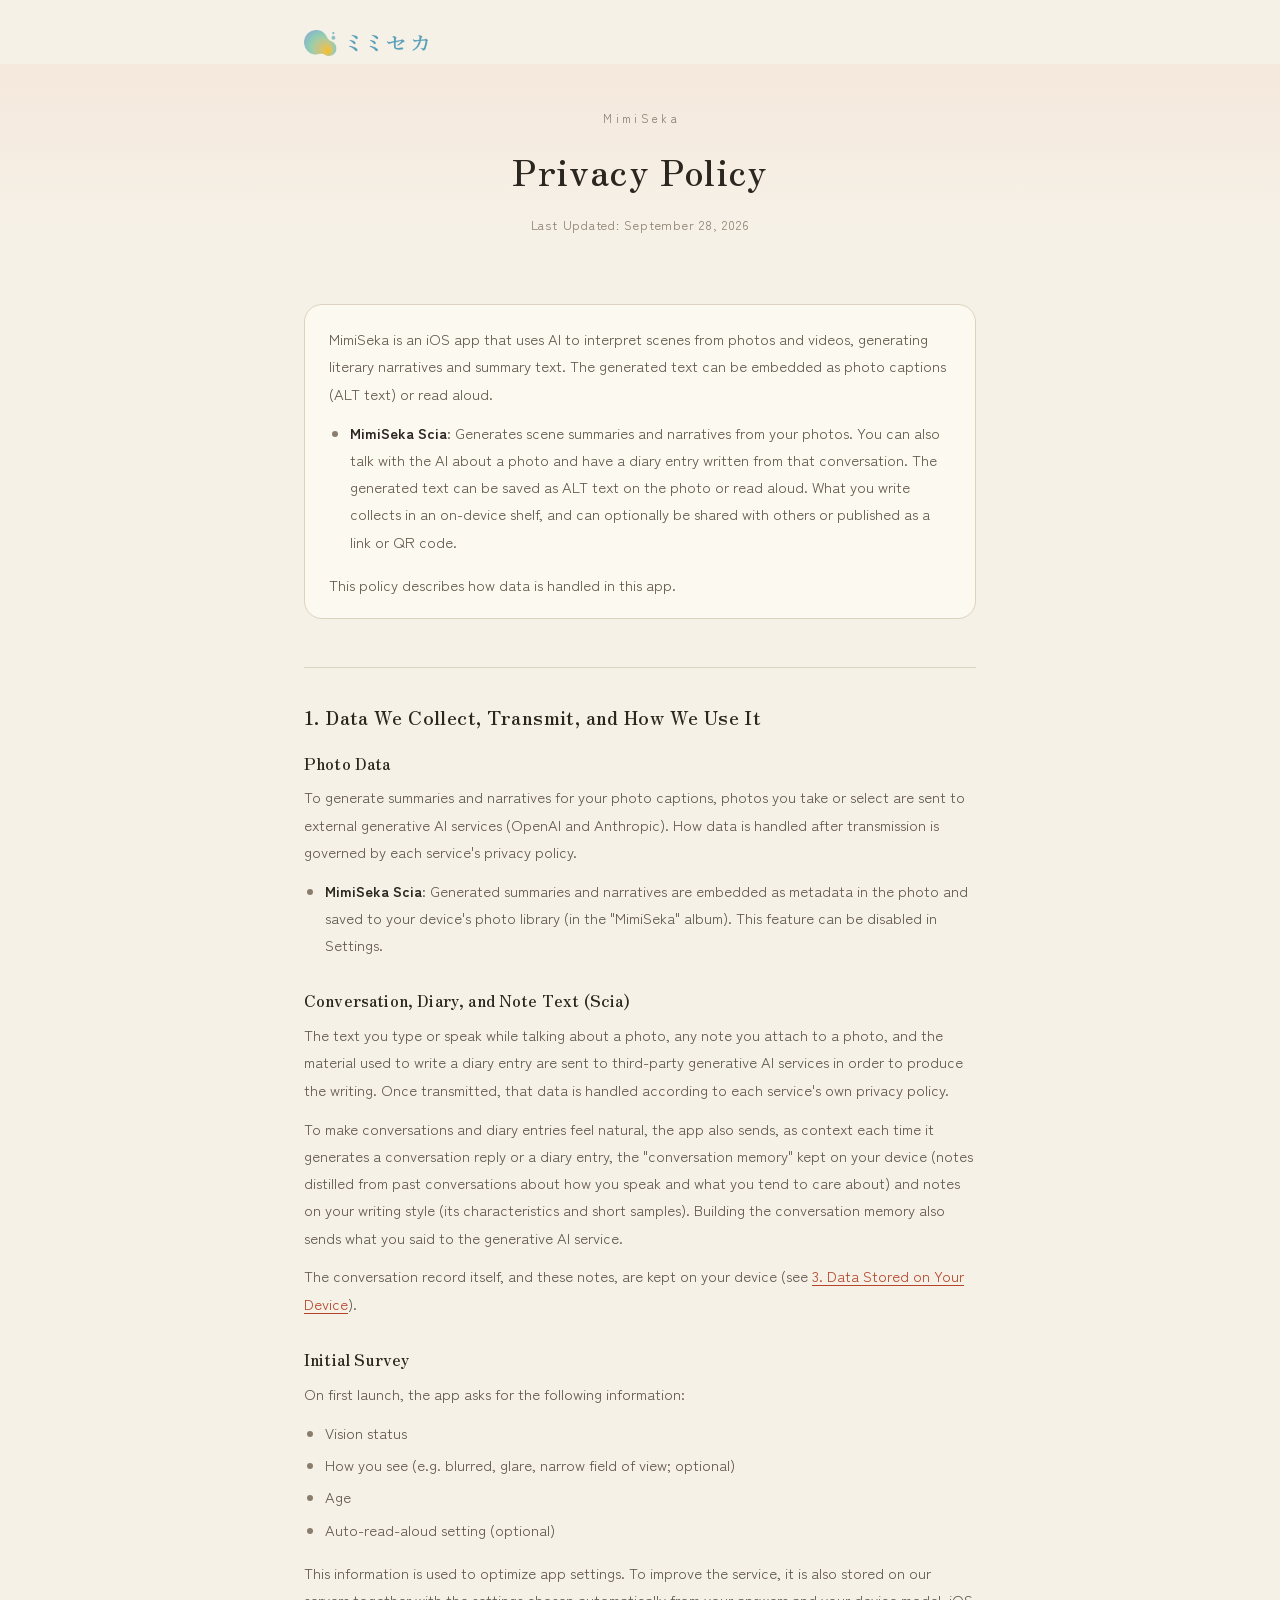
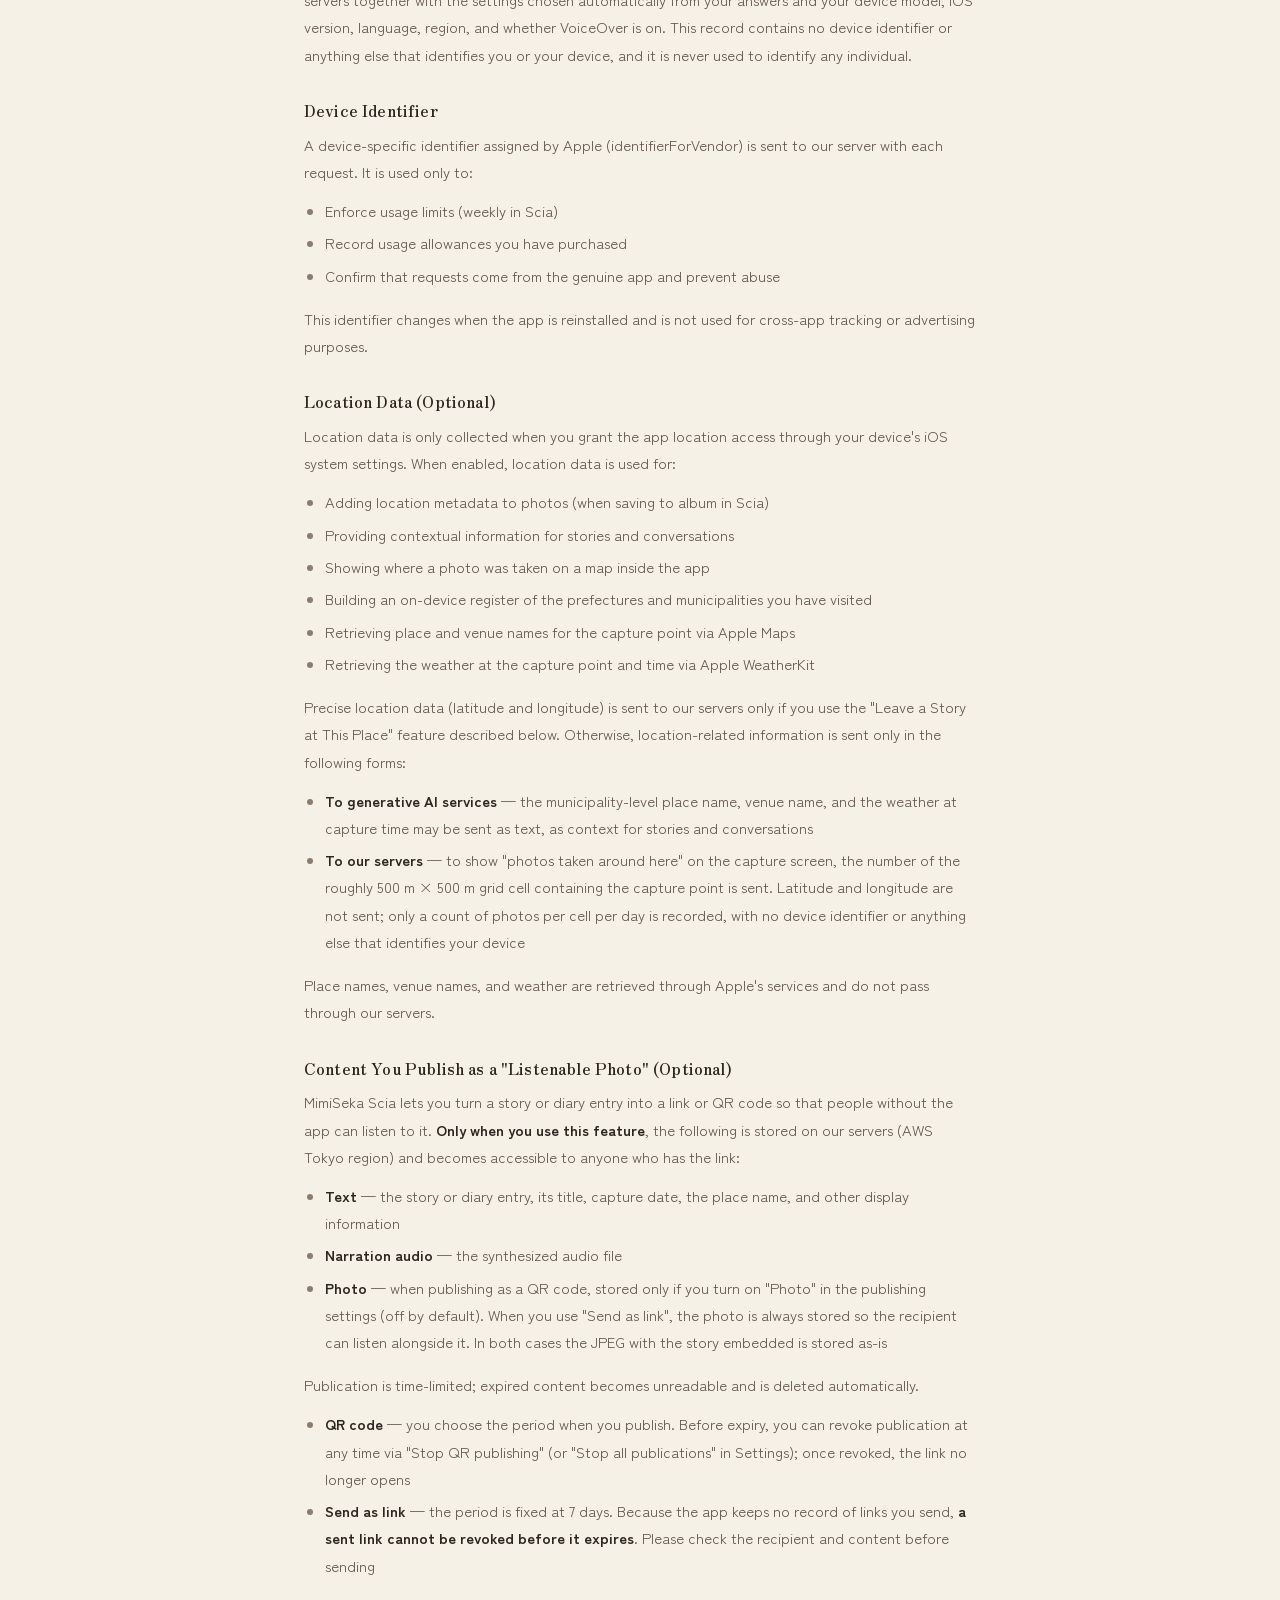
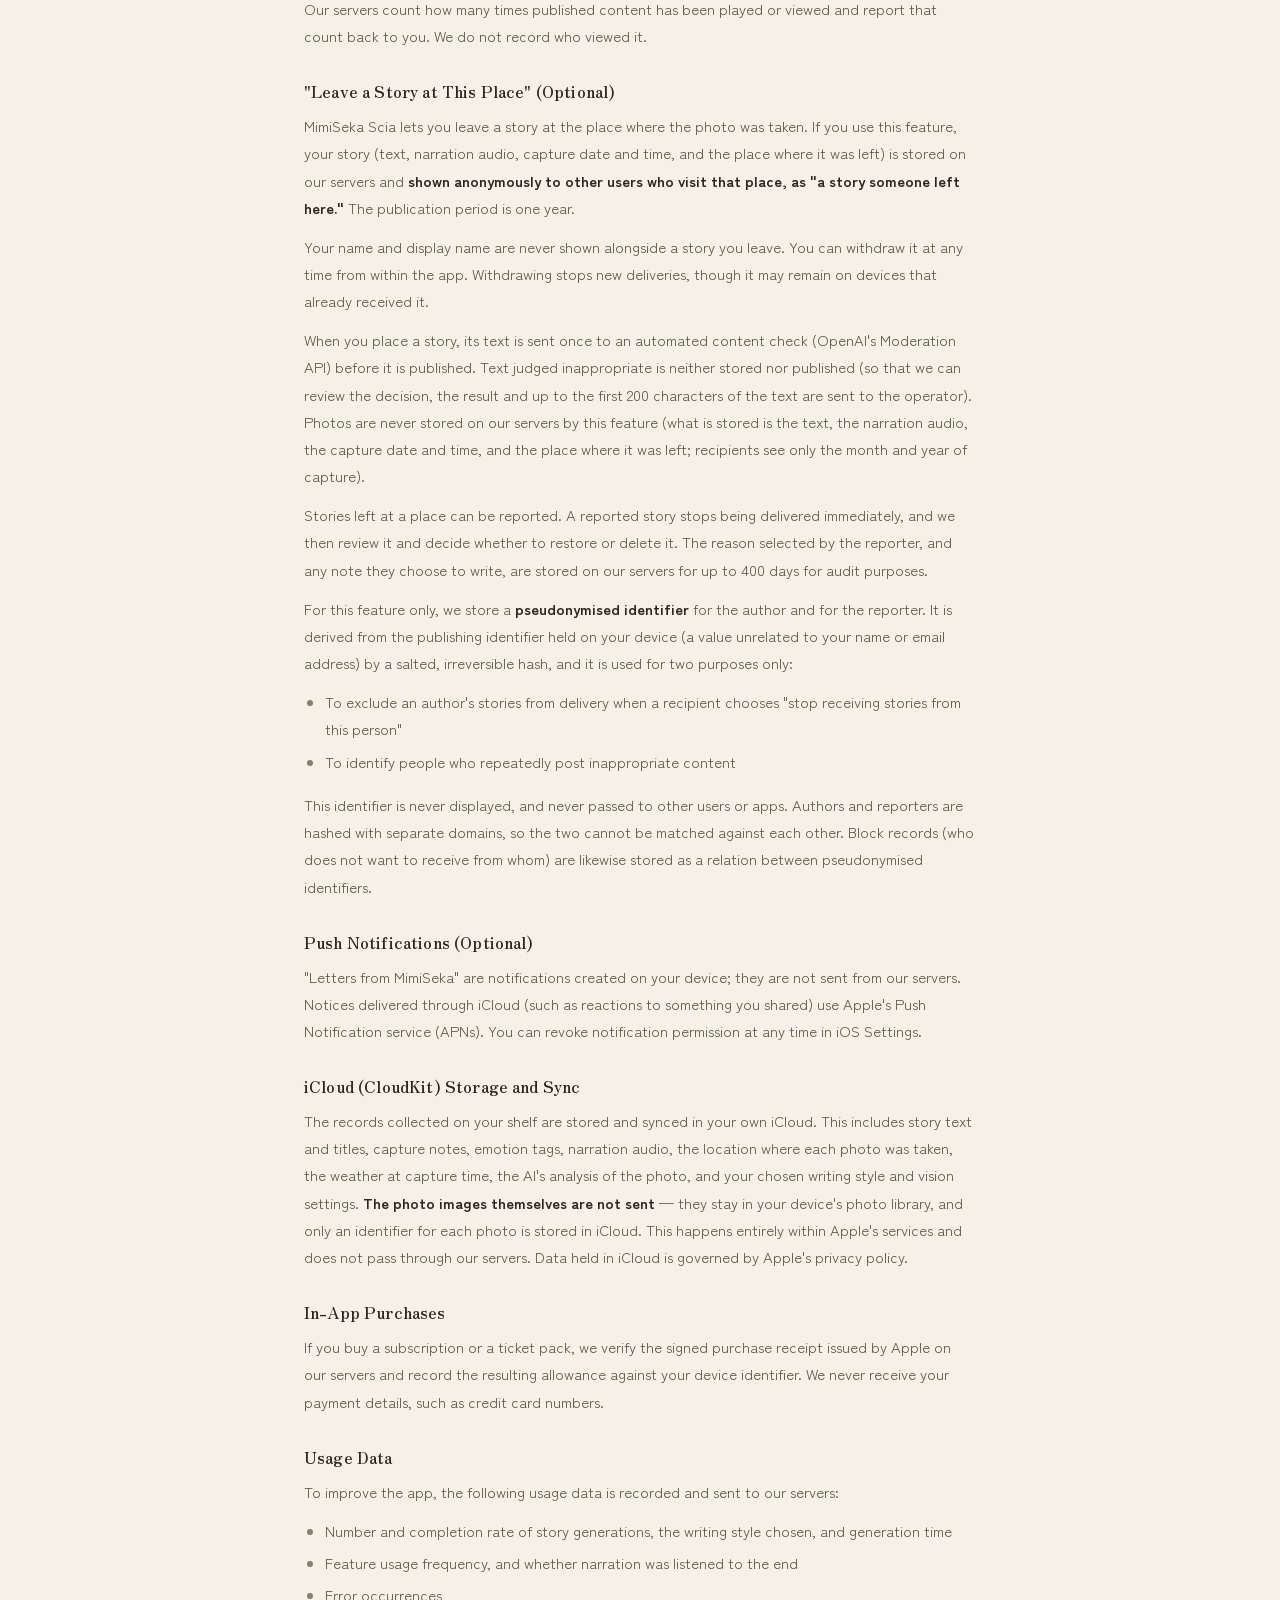
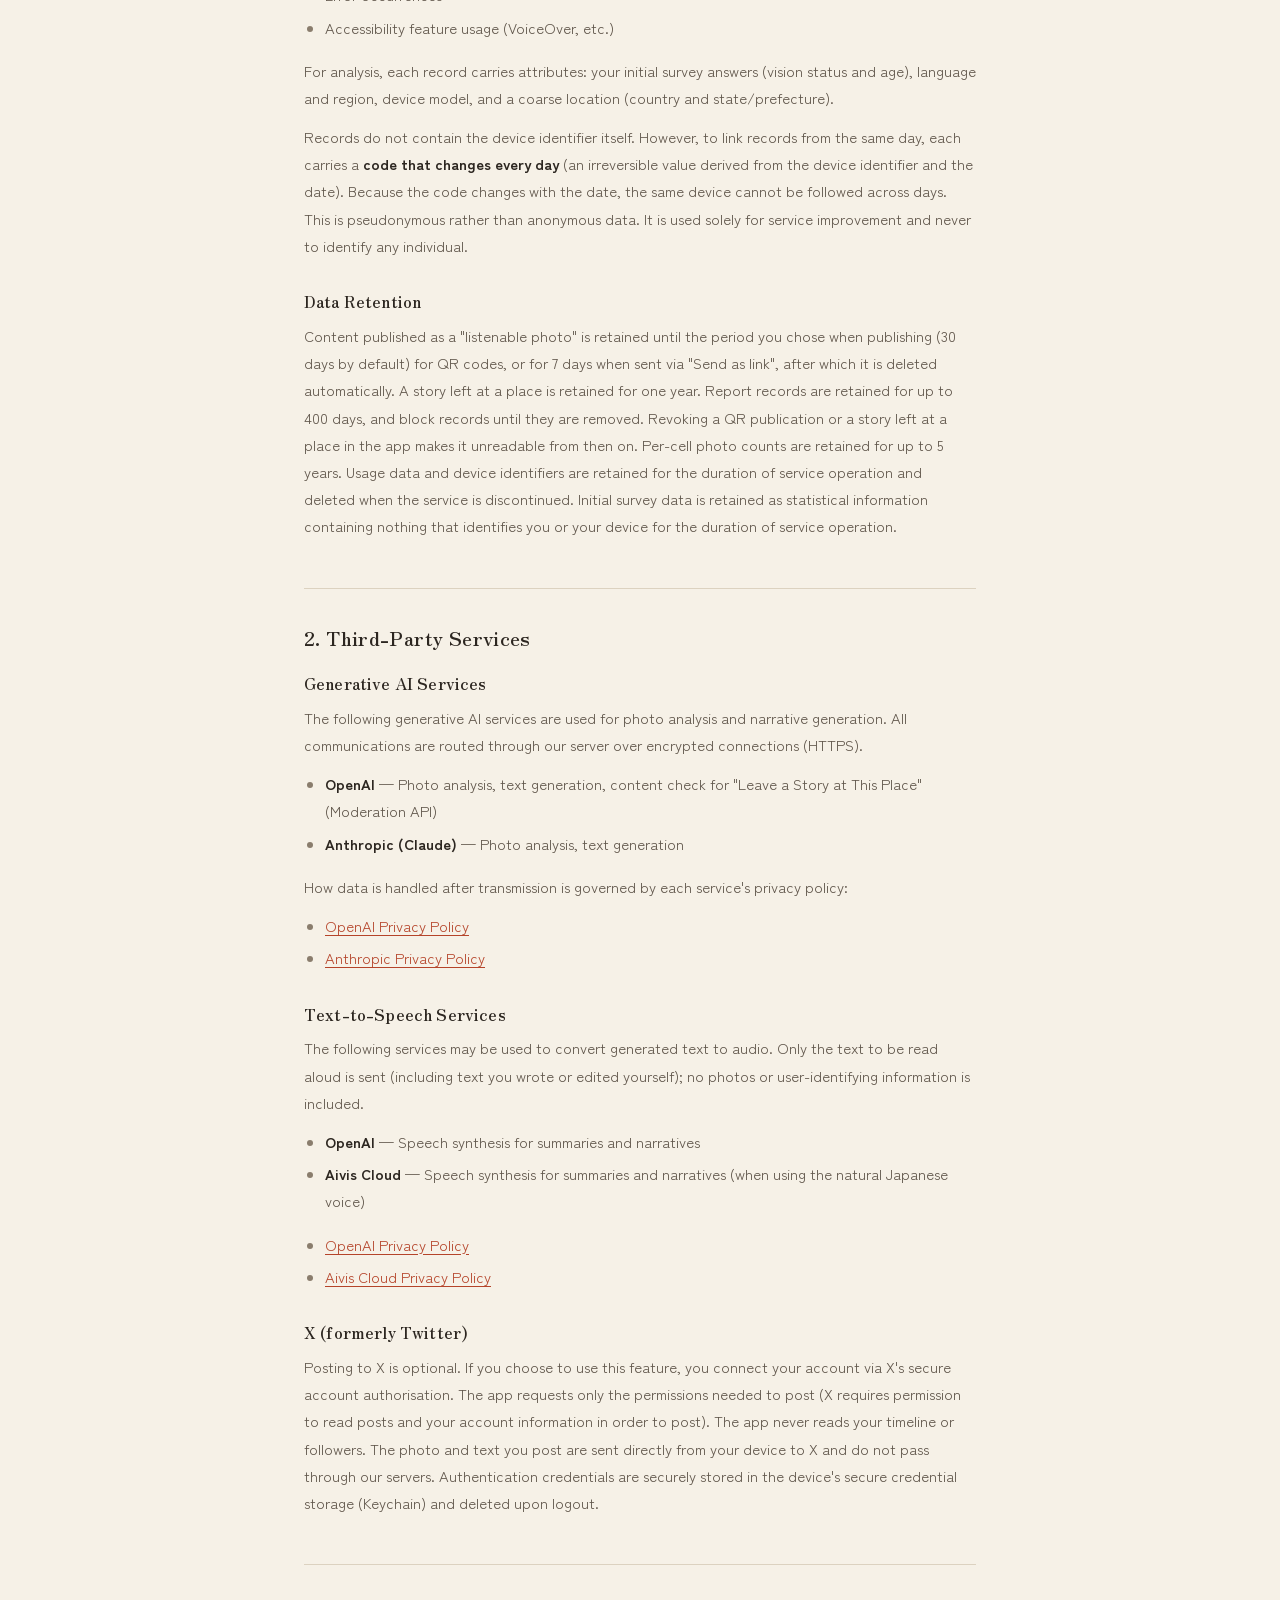
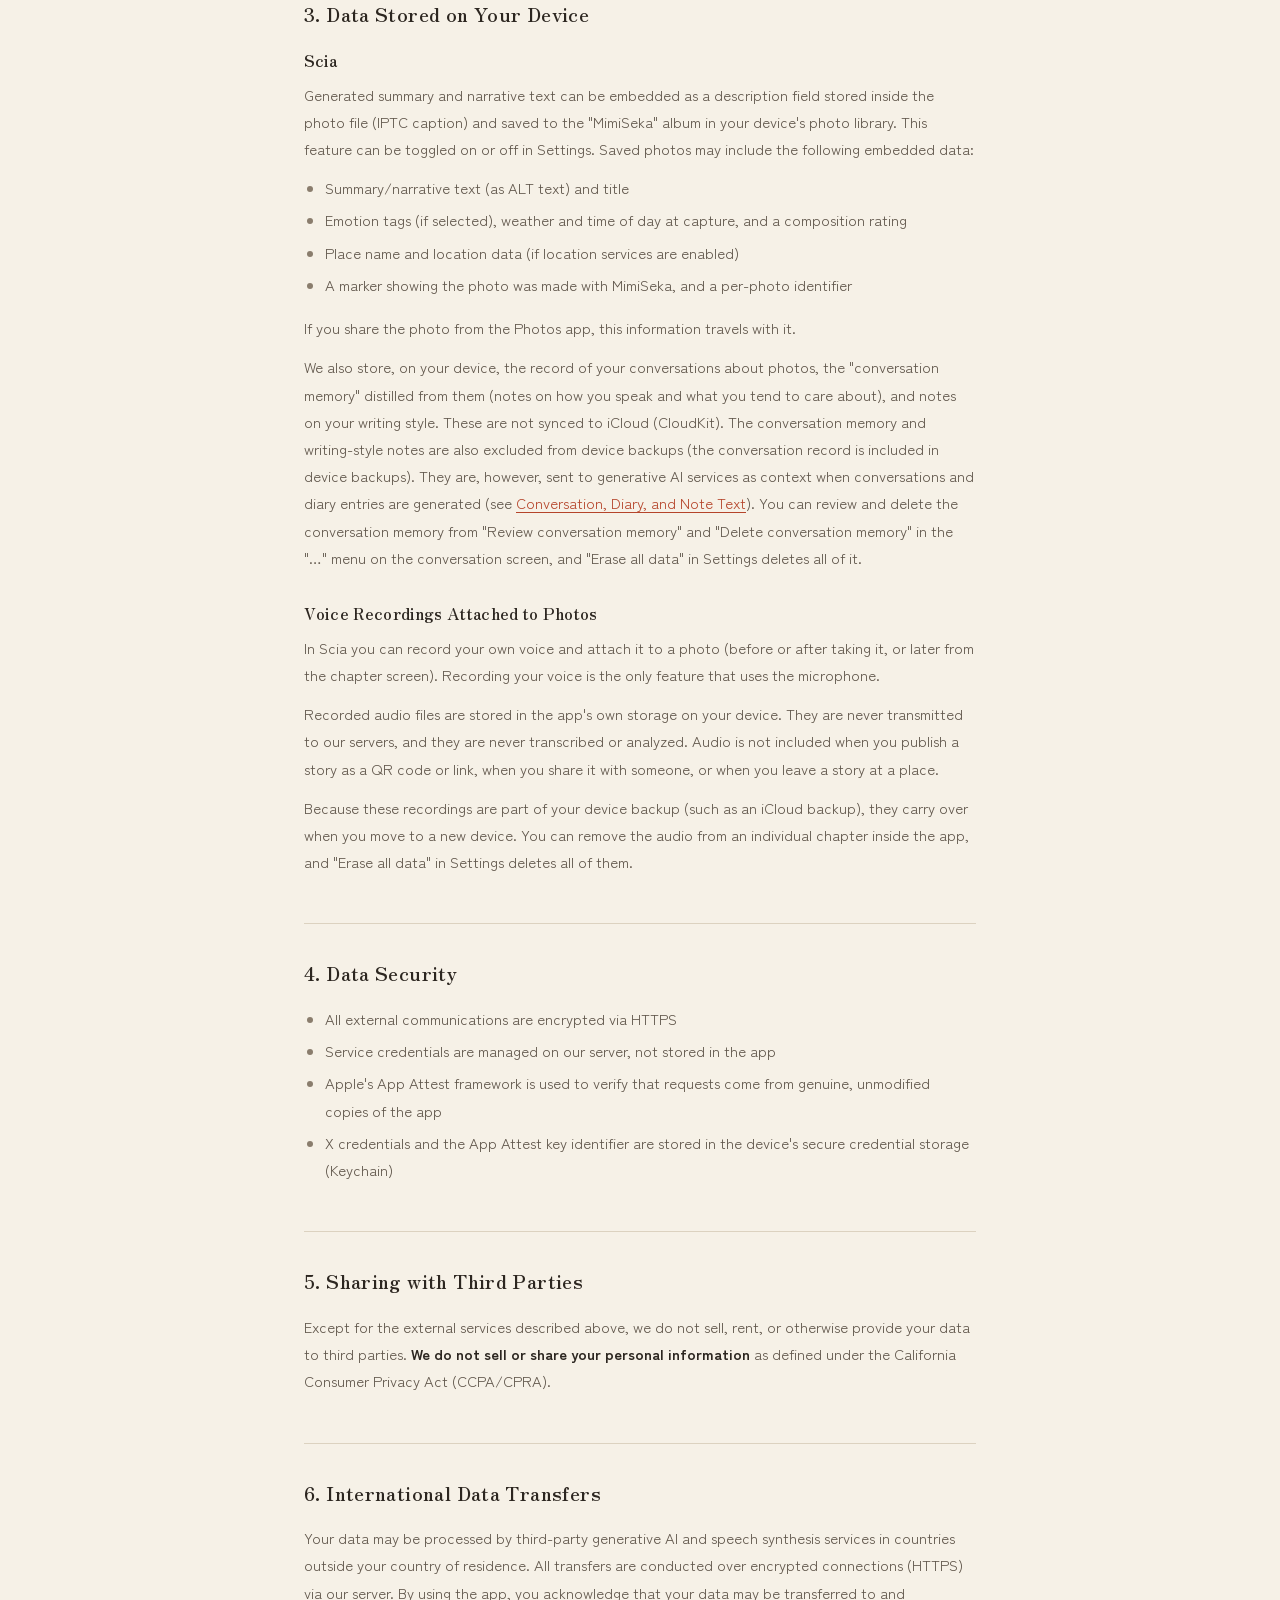
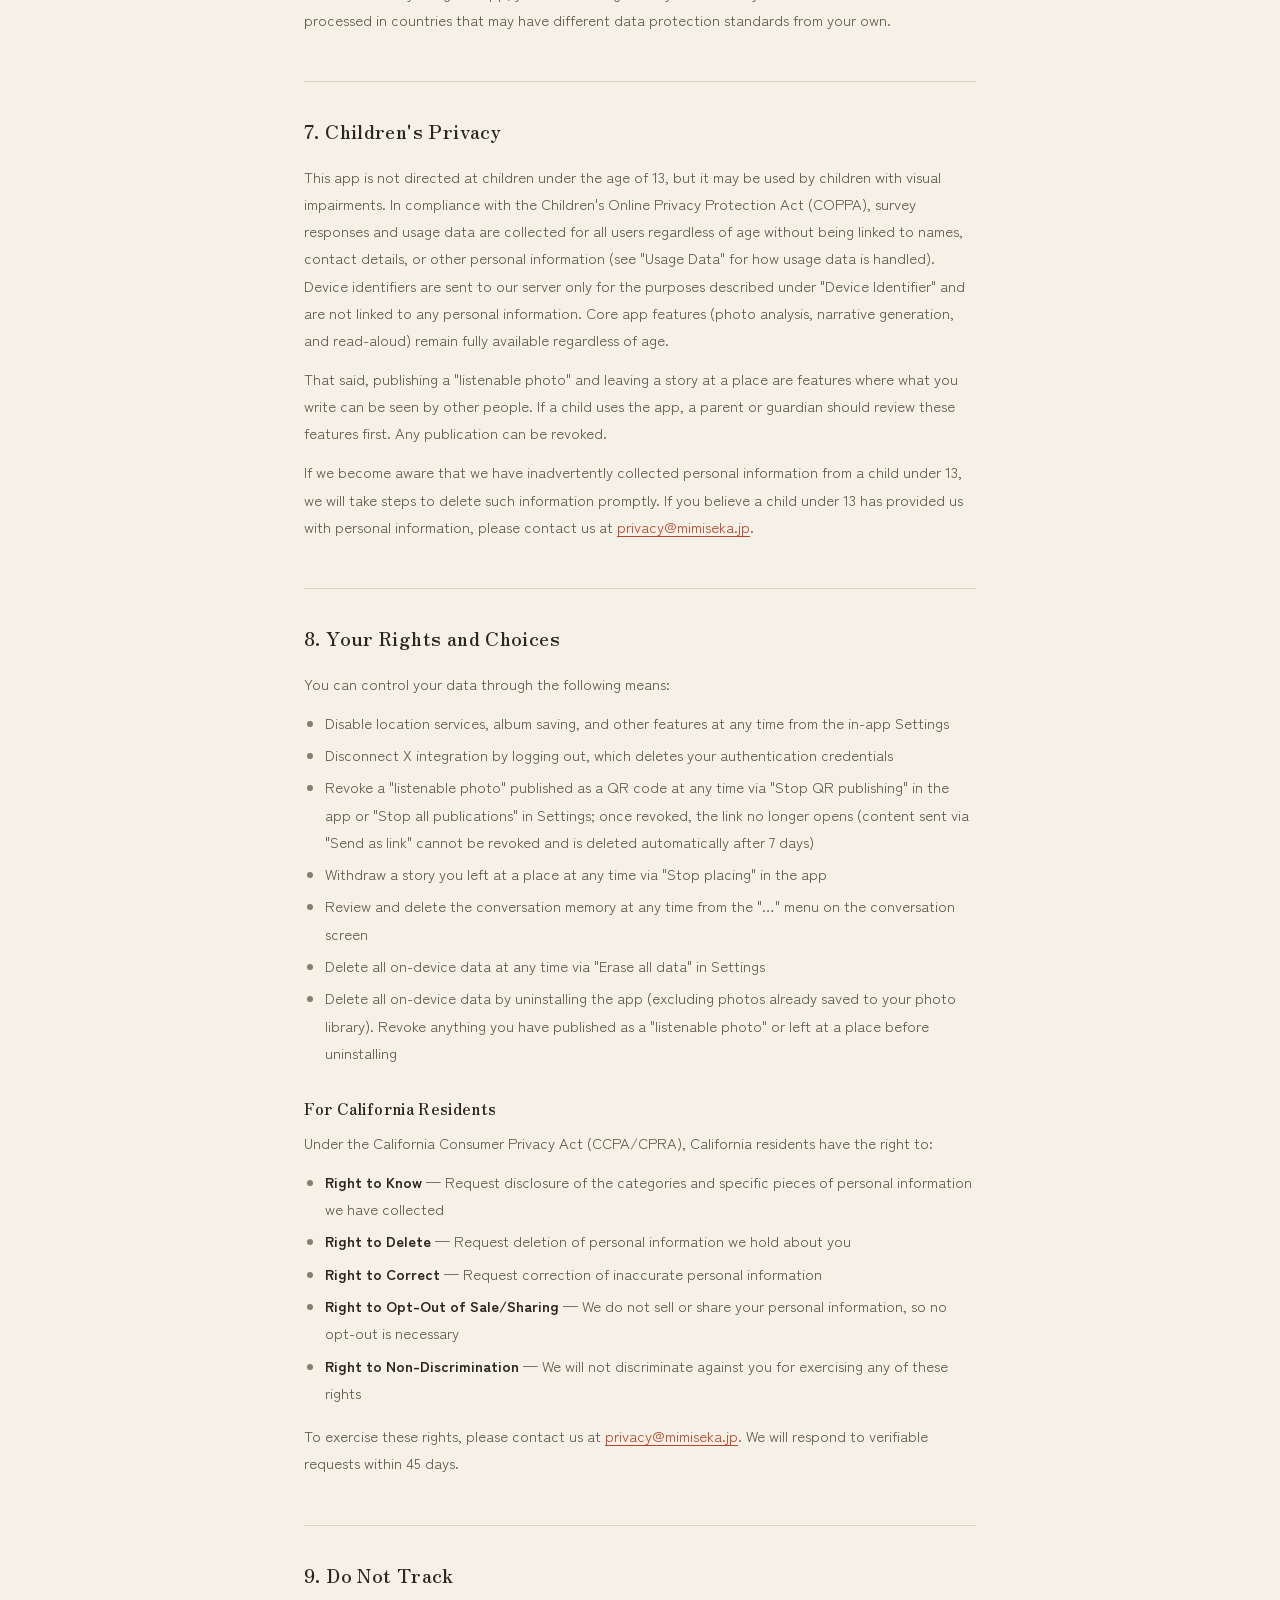
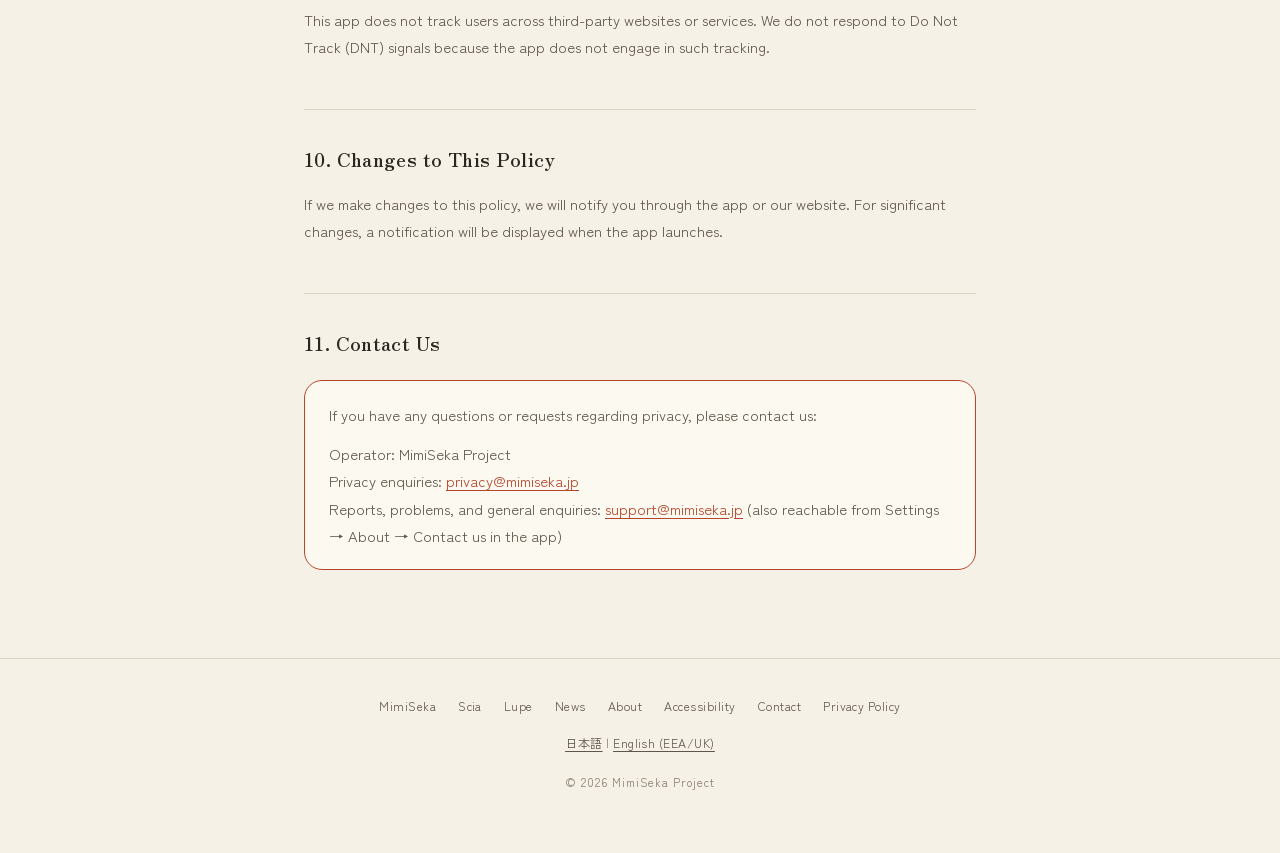
<file: en.html>
<!DOCTYPE html>
<html lang="en">
<head>
  <meta charset="UTF-8">
  <meta name="viewport" content="width=device-width, initial-scale=1.0">
  <title>Privacy Policy | MimiSeka</title>
  <link rel="preconnect" href="https://fonts.googleapis.com">
  <link rel="stylesheet" href="https://fonts.googleapis.com/css2?family=Zen+Old+Mincho:wght@500;700&family=Zen+Kaku+Gothic+New:wght@400;500;700&display=swap">
  <link rel="stylesheet" href="style.css?v=20260928">
  <link rel="icon" type="image/png" sizes="64x64" href="brand/favicon.png">
  <link rel="apple-touch-icon" href="brand/apple-touch-icon.png">
  <meta name="theme-color" content="#F6F1E7">
</head>
<body>

<a class="skip" href="#main">Skip to content</a>
<nav class="topbar" aria-label="Site"><a class="home" href="https://mimiseka.jp/"><picture><source srcset="brand/logo-line-dark.png" media="(prefers-color-scheme: dark)"><img src="brand/logo-line.png" alt="MimiSeka" height="26"></picture></a></nav>

<header class="cover">
  <div class="kicker">MimiSeka</div>
  <h1>Privacy Policy</h1>
  <p class="updated">Last Updated: September 28, 2026</p>
</header>

<main id="main" class="frame doc">

  <div class="intro">
    <p>MimiSeka is an iOS app that uses AI to interpret scenes from photos and videos, generating literary narratives and summary text. The generated text can be embedded as photo captions (ALT text) or read aloud.</p>
    <ul>
      <li><strong>MimiSeka Scia</strong>: Generates scene summaries and narratives from your photos. You can also talk with the AI about a photo and have a diary entry written from that conversation. The generated text can be saved as ALT text on the photo or read aloud. What you write collects in an on-device shelf, and can optionally be shared with others or published as a link or QR code.</li>
    </ul>
    <p>This policy describes how data is handled in this app.</p>
  </div>

  <h2>1. Data We Collect, Transmit, and How We Use It</h2>

  <h3>Photo Data</h3>
  <p>To generate summaries and narratives for your photo captions, photos you take or select are sent to external generative AI services (OpenAI and Anthropic). How data is handled after transmission is governed by each service's privacy policy.</p>
  <ul>
    <li><strong>MimiSeka Scia</strong>: Generated summaries and narratives are embedded as metadata in the photo and saved to your device's photo library (in the "MimiSeka" album). This feature can be disabled in Settings.</li>
  </ul>

  <h3 id="dialogue">Conversation, Diary, and Note Text (Scia)</h3>
  <p>The text you type or speak while talking about a photo, any note you attach to a photo, and the material used to write a diary entry are sent to third-party generative AI services in order to produce the writing. Once transmitted, that data is handled according to each service's own privacy policy.</p>
  <p>To make conversations and diary entries feel natural, the app also sends, as context each time it generates a conversation reply or a diary entry, the "conversation memory" kept on your device (notes distilled from past conversations about how you speak and what you tend to care about) and notes on your writing style (its characteristics and short samples). Building the conversation memory also sends what you said to the generative AI service.</p>
  <p>The conversation record itself, and these notes, are kept on your device (see <a href="#local">3. Data Stored on Your Device</a>).</p>

  <h3>Initial Survey</h3>
  <p>On first launch, the app asks for the following information:</p>
  <ul>
    <li>Vision status</li>
    <li>How you see (e.g. blurred, glare, narrow field of view; optional)</li>
    <li>Age</li>
    <li>Auto-read-aloud setting (optional)</li>
  </ul>
  <p>This information is used to optimize app settings. To improve the service, it is also stored on our servers together with the settings chosen automatically from your answers and your device model, iOS version, language, region, and whether VoiceOver is on. This record contains no device identifier or anything else that identifies you or your device, and it is never used to identify any individual.</p>

  <h3>Device Identifier</h3>
  <p>A device-specific identifier assigned by Apple (identifierForVendor) is sent to our server with each request. It is used only to:</p>
  <ul>
    <li>Enforce usage limits (weekly in Scia)</li>
    <li>Record usage allowances you have purchased</li>
    <li>Confirm that requests come from the genuine app and prevent abuse</li>
  </ul>
  <p>This identifier changes when the app is reinstalled and is not used for cross-app tracking or advertising purposes.</p>

  <h3>Location Data (Optional)</h3>
  <p>Location data is only collected when you grant the app location access through your device's iOS system settings. When enabled, location data is used for:</p>
  <ul>
    <li>Adding location metadata to photos (when saving to album in Scia)</li>
    <li>Providing contextual information for stories and conversations</li>
    <li>Showing where a photo was taken on a map inside the app</li>
    <li>Building an on-device register of the prefectures and municipalities you have visited</li>
    <li>Retrieving place and venue names for the capture point via Apple Maps</li>
    <li>Retrieving the weather at the capture point and time via Apple WeatherKit</li>
  </ul>
  <p>Precise location data (latitude and longitude) is sent to our servers only if you use the "Leave a Story at This Place" feature described below. Otherwise, location-related information is sent only in the following forms:</p>
  <ul>
    <li><strong>To generative AI services</strong> — the municipality-level place name, venue name, and the weather at capture time may be sent as text, as context for stories and conversations</li>
    <li><strong>To our servers</strong> — to show "photos taken around here" on the capture screen, the number of the roughly 500 m &times; 500 m grid cell containing the capture point is sent. Latitude and longitude are not sent; only a count of photos per cell per day is recorded, with no device identifier or anything else that identifies your device</li>
  </ul>
  <p>Place names, venue names, and weather are retrieved through Apple's services and do not pass through our servers.</p>

  <h3>Content You Publish as a "Listenable Photo" (Optional)</h3>
  <p>MimiSeka Scia lets you turn a story or diary entry into a link or QR code so that people without the app can listen to it. <strong>Only when you use this feature</strong>, the following is stored on our servers (AWS Tokyo region) and becomes accessible to anyone who has the link:</p>
  <ul>
    <li><strong>Text</strong> — the story or diary entry, its title, capture date, the place name, and other display information</li>
    <li><strong>Narration audio</strong> — the synthesized audio file</li>
    <li><strong>Photo</strong> — when publishing as a QR code, stored only if you turn on "Photo" in the publishing settings (off by default). When you use "Send as link", the photo is always stored so the recipient can listen alongside it. In both cases the JPEG with the story embedded is stored as-is</li>
  </ul>
  <p>Publication is time-limited; expired content becomes unreadable and is deleted automatically.</p>
  <ul>
    <li><strong>QR code</strong> — you choose the period when you publish. Before expiry, you can revoke publication at any time via "Stop QR publishing" (or "Stop all publications" in Settings); once revoked, the link no longer opens</li>
    <li><strong>Send as link</strong> — the period is fixed at 7 days. Because the app keeps no record of links you send, <strong>a sent link cannot be revoked before it expires</strong>. Please check the recipient and content before sending</li>
  </ul>
  <p>Our servers count how many times published content has been played or viewed and report that count back to you. We do not record who viewed it.</p>

  <h3>"Leave a Story at This Place" (Optional)</h3>
  <p>MimiSeka Scia lets you leave a story at the place where the photo was taken. If you use this feature, your story (text, narration audio, capture date and time, and the place where it was left) is stored on our servers and <strong>shown anonymously to other users who visit that place, as "a story someone left here."</strong> The publication period is one year.</p>
  <p>Your name and display name are never shown alongside a story you leave. You can withdraw it at any time from within the app. Withdrawing stops new deliveries, though it may remain on devices that already received it.</p>
  <p>When you place a story, its text is sent once to an automated content check (OpenAI's Moderation API) before it is published. Text judged inappropriate is neither stored nor published (so that we can review the decision, the result and up to the first 200 characters of the text are sent to the operator). Photos are never stored on our servers by this feature (what is stored is the text, the narration audio, the capture date and time, and the place where it was left; recipients see only the month and year of capture).</p>
  <p>Stories left at a place can be reported. A reported story stops being delivered immediately, and we then review it and decide whether to restore or delete it. The reason selected by the reporter, and any note they choose to write, are stored on our servers for up to 400 days for audit purposes.</p>
  <p>For this feature only, we store a <strong>pseudonymised identifier</strong> for the author and for the reporter. It is derived from the publishing identifier held on your device (a value unrelated to your name or email address) by a salted, irreversible hash, and it is used for two purposes only:</p>
  <ul>
    <li>To exclude an author's stories from delivery when a recipient chooses "stop receiving stories from this person"</li>
    <li>To identify people who repeatedly post inappropriate content</li>
  </ul>
  <p>This identifier is never displayed, and never passed to other users or apps. Authors and reporters are hashed with separate domains, so the two cannot be matched against each other. Block records (who does not want to receive from whom) are likewise stored as a relation between pseudonymised identifiers.</p>

  <h3>Push Notifications (Optional)</h3>
  <p>"Letters from MimiSeka" are notifications created on your device; they are not sent from our servers. Notices delivered through iCloud (such as reactions to something you shared) use Apple's Push Notification service (APNs). You can revoke notification permission at any time in iOS Settings.</p>

  <h3>iCloud (CloudKit) Storage and Sync</h3>
  <p>The records collected on your shelf are stored and synced in your own iCloud. This includes story text and titles, capture notes, emotion tags, narration audio, the location where each photo was taken, the weather at capture time, the AI's analysis of the photo, and your chosen writing style and vision settings. <strong>The photo images themselves are not sent</strong> — they stay in your device's photo library, and only an identifier for each photo is stored in iCloud. This happens entirely within Apple's services and does not pass through our servers. Data held in iCloud is governed by Apple's privacy policy.</p>

  <h3>In-App Purchases</h3>
  <p>If you buy a subscription or a ticket pack, we verify the signed purchase receipt issued by Apple on our servers and record the resulting allowance against your device identifier. We never receive your payment details, such as credit card numbers.</p>

  <h3>Usage Data</h3>
  <p>To improve the app, the following usage data is recorded and sent to our servers:</p>
  <ul>
    <li>Number and completion rate of story generations, the writing style chosen, and generation time</li>
    <li>Feature usage frequency, and whether narration was listened to the end</li>
    <li>Error occurrences</li>
    <li>Accessibility feature usage (VoiceOver, etc.)</li>
  </ul>
  <p>For analysis, each record carries attributes: your initial survey answers (vision status and age), language and region, device model, and a coarse location (country and state/prefecture).</p>
  <p>Records do not contain the device identifier itself. However, to link records from the same day, each carries a <strong>code that changes every day</strong> (an irreversible value derived from the device identifier and the date). Because the code changes with the date, the same device cannot be followed across days. This is pseudonymous rather than anonymous data. It is used solely for service improvement and never to identify any individual.</p>

  <h3>Data Retention</h3>
  <p>Content published as a "listenable photo" is retained until the period you chose when publishing (30 days by default) for QR codes, or for 7 days when sent via "Send as link", after which it is deleted automatically. A story left at a place is retained for one year. Report records are retained for up to 400 days, and block records until they are removed. Revoking a QR publication or a story left at a place in the app makes it unreadable from then on. Per-cell photo counts are retained for up to 5 years. Usage data and device identifiers are retained for the duration of service operation and deleted when the service is discontinued. Initial survey data is retained as statistical information containing nothing that identifies you or your device for the duration of service operation.</p>

  <h2>2. Third-Party Services</h2>

  <h3>Generative AI Services</h3>
  <p>The following generative AI services are used for photo analysis and narrative generation. All communications are routed through our server over encrypted connections (HTTPS).</p>
  <ul>
    <li><strong>OpenAI</strong> — Photo analysis, text generation, content check for "Leave a Story at This Place" (Moderation API)</li>
    <li><strong>Anthropic (Claude)</strong> — Photo analysis, text generation</li>
  </ul>
  <p>How data is handled after transmission is governed by each service's privacy policy:</p>
  <ul>
    <li><a href="https://openai.com/policies/privacy-policy" target="_blank" rel="noopener">OpenAI Privacy Policy</a></li>
    <li><a href="https://www.anthropic.com/privacy" target="_blank" rel="noopener">Anthropic Privacy Policy</a></li>
  </ul>

  <h3>Text-to-Speech Services</h3>
  <p>The following services may be used to convert generated text to audio. Only the text to be read aloud is sent (including text you wrote or edited yourself); no photos or user-identifying information is included.</p>
  <ul>
    <li><strong>OpenAI</strong> — Speech synthesis for summaries and narratives</li>
    <li><strong>Aivis Cloud</strong> — Speech synthesis for summaries and narratives (when using the natural Japanese voice)</li>
  </ul>
  <ul>
    <li><a href="https://openai.com/policies/privacy-policy" target="_blank" rel="noopener">OpenAI Privacy Policy</a></li>
    <li><a href="https://hub.aivis-project.com/privacy-policy/" target="_blank" rel="noopener">Aivis Cloud Privacy Policy</a></li>
  </ul>

  <h3>X (formerly Twitter)</h3>
  <p>Posting to X is optional. If you choose to use this feature, you connect your account via X's secure account authorisation. The app requests only the permissions needed to post (X requires permission to read posts and your account information in order to post). The app never reads your timeline or followers. The photo and text you post are sent directly from your device to X and do not pass through our servers. Authentication credentials are securely stored in the device's secure credential storage (Keychain) and deleted upon logout.</p>

  <h2 id="local">3. Data Stored on Your Device</h2>

  <h3>Scia</h3>
  <p>Generated summary and narrative text can be embedded as a description field stored inside the photo file (IPTC caption) and saved to the "MimiSeka" album in your device's photo library. This feature can be toggled on or off in Settings. Saved photos may include the following embedded data:</p>
  <ul>
    <li>Summary/narrative text (as ALT text) and title</li>
    <li>Emotion tags (if selected), weather and time of day at capture, and a composition rating</li>
    <li>Place name and location data (if location services are enabled)</li>
    <li>A marker showing the photo was made with MimiSeka, and a per-photo identifier</li>
  </ul>
  <p>If you share the photo from the Photos app, this information travels with it.</p>

  <p>We also store, on your device, the record of your conversations about photos, the "conversation memory" distilled from them (notes on how you speak and what you tend to care about), and notes on your writing style. These are not synced to iCloud (CloudKit). The conversation memory and writing-style notes are also excluded from device backups (the conversation record is included in device backups). They are, however, sent to generative AI services as context when conversations and diary entries are generated (see <a href="#dialogue">Conversation, Diary, and Note Text</a>). You can review and delete the conversation memory from "Review conversation memory" and "Delete conversation memory" in the "&hellip;" menu on the conversation screen, and "Erase all data" in Settings deletes all of it.</p>

  <h3>Voice Recordings Attached to Photos</h3>
  <p>In Scia you can record your own voice and attach it to a photo (before or after taking it, or later from the chapter screen). Recording your voice is the only feature that uses the microphone.</p>
  <p>Recorded audio files are stored in the app's own storage on your device. They are never transmitted to our servers, and they are never transcribed or analyzed. Audio is not included when you publish a story as a QR code or link, when you share it with someone, or when you leave a story at a place.</p>
  <p>Because these recordings are part of your device backup (such as an iCloud backup), they carry over when you move to a new device. You can remove the audio from an individual chapter inside the app, and "Erase all data" in Settings deletes all of them.</p>

  <h2>4. Data Security</h2>
  <ul>
    <li>All external communications are encrypted via HTTPS</li>
    <li>Service credentials are managed on our server, not stored in the app</li>
    <li>Apple's App Attest framework is used to verify that requests come from genuine, unmodified copies of the app</li>
    <li>X credentials and the App Attest key identifier are stored in the device's secure credential storage (Keychain)</li>
  </ul>

  <h2>5. Sharing with Third Parties</h2>
  <p>Except for the external services described above, we do not sell, rent, or otherwise provide your data to third parties. <strong>We do not sell or share your personal information</strong> as defined under the California Consumer Privacy Act (CCPA/CPRA).</p>

  <h2>6. International Data Transfers</h2>
  <p>Your data may be processed by third-party generative AI and speech synthesis services in countries outside your country of residence. All transfers are conducted over encrypted connections (HTTPS) via our server. By using the app, you acknowledge that your data may be transferred to and processed in countries that may have different data protection standards from your own.</p>

  <h2>7. Children's Privacy</h2>
  <p>This app is not directed at children under the age of 13, but it may be used by children with visual impairments. In compliance with the Children's Online Privacy Protection Act (COPPA), survey responses and usage data are collected for all users regardless of age without being linked to names, contact details, or other personal information (see "Usage Data" for how usage data is handled). Device identifiers are sent to our server only for the purposes described under "Device Identifier" and are not linked to any personal information. Core app features (photo analysis, narrative generation, and read-aloud) remain fully available regardless of age.</p>
  <p>That said, publishing a "listenable photo" and leaving a story at a place are features where what you write can be seen by other people. If a child uses the app, a parent or guardian should review these features first. Any publication can be revoked.</p>
  <p>If we become aware that we have inadvertently collected personal information from a child under 13, we will take steps to delete such information promptly. If you believe a child under 13 has provided us with personal information, please contact us at <a href="mailto:privacy@mimiseka.jp">privacy@mimiseka.jp</a>.</p>

  <h2>8. Your Rights and Choices</h2>
  <p>You can control your data through the following means:</p>
  <ul>
    <li>Disable location services, album saving, and other features at any time from the in-app Settings</li>
    <li>Disconnect X integration by logging out, which deletes your authentication credentials</li>
    <li>Revoke a "listenable photo" published as a QR code at any time via "Stop QR publishing" in the app or "Stop all publications" in Settings; once revoked, the link no longer opens (content sent via "Send as link" cannot be revoked and is deleted automatically after 7 days)</li>
    <li>Withdraw a story you left at a place at any time via "Stop placing" in the app</li>
    <li>Review and delete the conversation memory at any time from the "&hellip;" menu on the conversation screen</li>
    <li>Delete all on-device data at any time via "Erase all data" in Settings</li>
    <li>Delete all on-device data by uninstalling the app (excluding photos already saved to your photo library). Revoke anything you have published as a "listenable photo" or left at a place before uninstalling</li>
  </ul>

  <h3>For California Residents</h3>
  <p>Under the California Consumer Privacy Act (CCPA/CPRA), California residents have the right to:</p>
  <ul>
    <li><strong>Right to Know</strong> — Request disclosure of the categories and specific pieces of personal information we have collected</li>
    <li><strong>Right to Delete</strong> — Request deletion of personal information we hold about you</li>
    <li><strong>Right to Correct</strong> — Request correction of inaccurate personal information</li>
    <li><strong>Right to Opt-Out of Sale/Sharing</strong> — We do not sell or share your personal information, so no opt-out is necessary</li>
    <li><strong>Right to Non-Discrimination</strong> — We will not discriminate against you for exercising any of these rights</li>
  </ul>
  <p>To exercise these rights, please contact us at <a href="mailto:privacy@mimiseka.jp">privacy@mimiseka.jp</a>. We will respond to verifiable requests within 45 days.</p>

  <h2>9. Do Not Track</h2>
  <p>This app does not track users across third-party websites or services. We do not respond to Do Not Track (DNT) signals because the app does not engage in such tracking.</p>

  <h2>10. Changes to This Policy</h2>
  <p>If we make changes to this policy, we will notify you through the app or our website. For significant changes, a notification will be displayed when the app launches.</p>

  <h2>11. Contact Us</h2>
  <div class="contact">
    <p>If you have any questions or requests regarding privacy, please contact us:</p>
    <p>Operator: MimiSeka Project<br>Privacy enquiries: <a href="mailto:privacy@mimiseka.jp">privacy@mimiseka.jp</a><br>Reports, problems, and general enquiries: <a href="mailto:support@mimiseka.jp">support@mimiseka.jp</a> (also reachable from Settings &rarr; About &rarr; Contact us in the app)</p>
  </div>

</main>

<footer>
  <div class="links">
    <a href="https://mimiseka.jp/">MimiSeka</a>
    <a href="https://mimiseka.jp/scia/">Scia</a>
    <a href="https://mimiseka.jp/lupe/">Lupe</a>
    <a href="https://mimiseka.jp/news.html">News</a>
    <a href="https://mimiseka.jp/about.html">About</a>
    <a href="https://mimiseka.jp/accessibility.html">Accessibility</a>
    <a href="https://mimiseka.jp/contact.html">Contact</a>
    <a href="https://privacy.mimiseka.jp">Privacy Policy</a>
  </div>
  <p class="lang"><a href="ja.html">日本語</a> | <a href="en-eu.html">English (EEA/UK)</a></p>
  <p class="copyright">&copy; 2026 MimiSeka Project</p>
</footer>
</body>
</html>
</file>
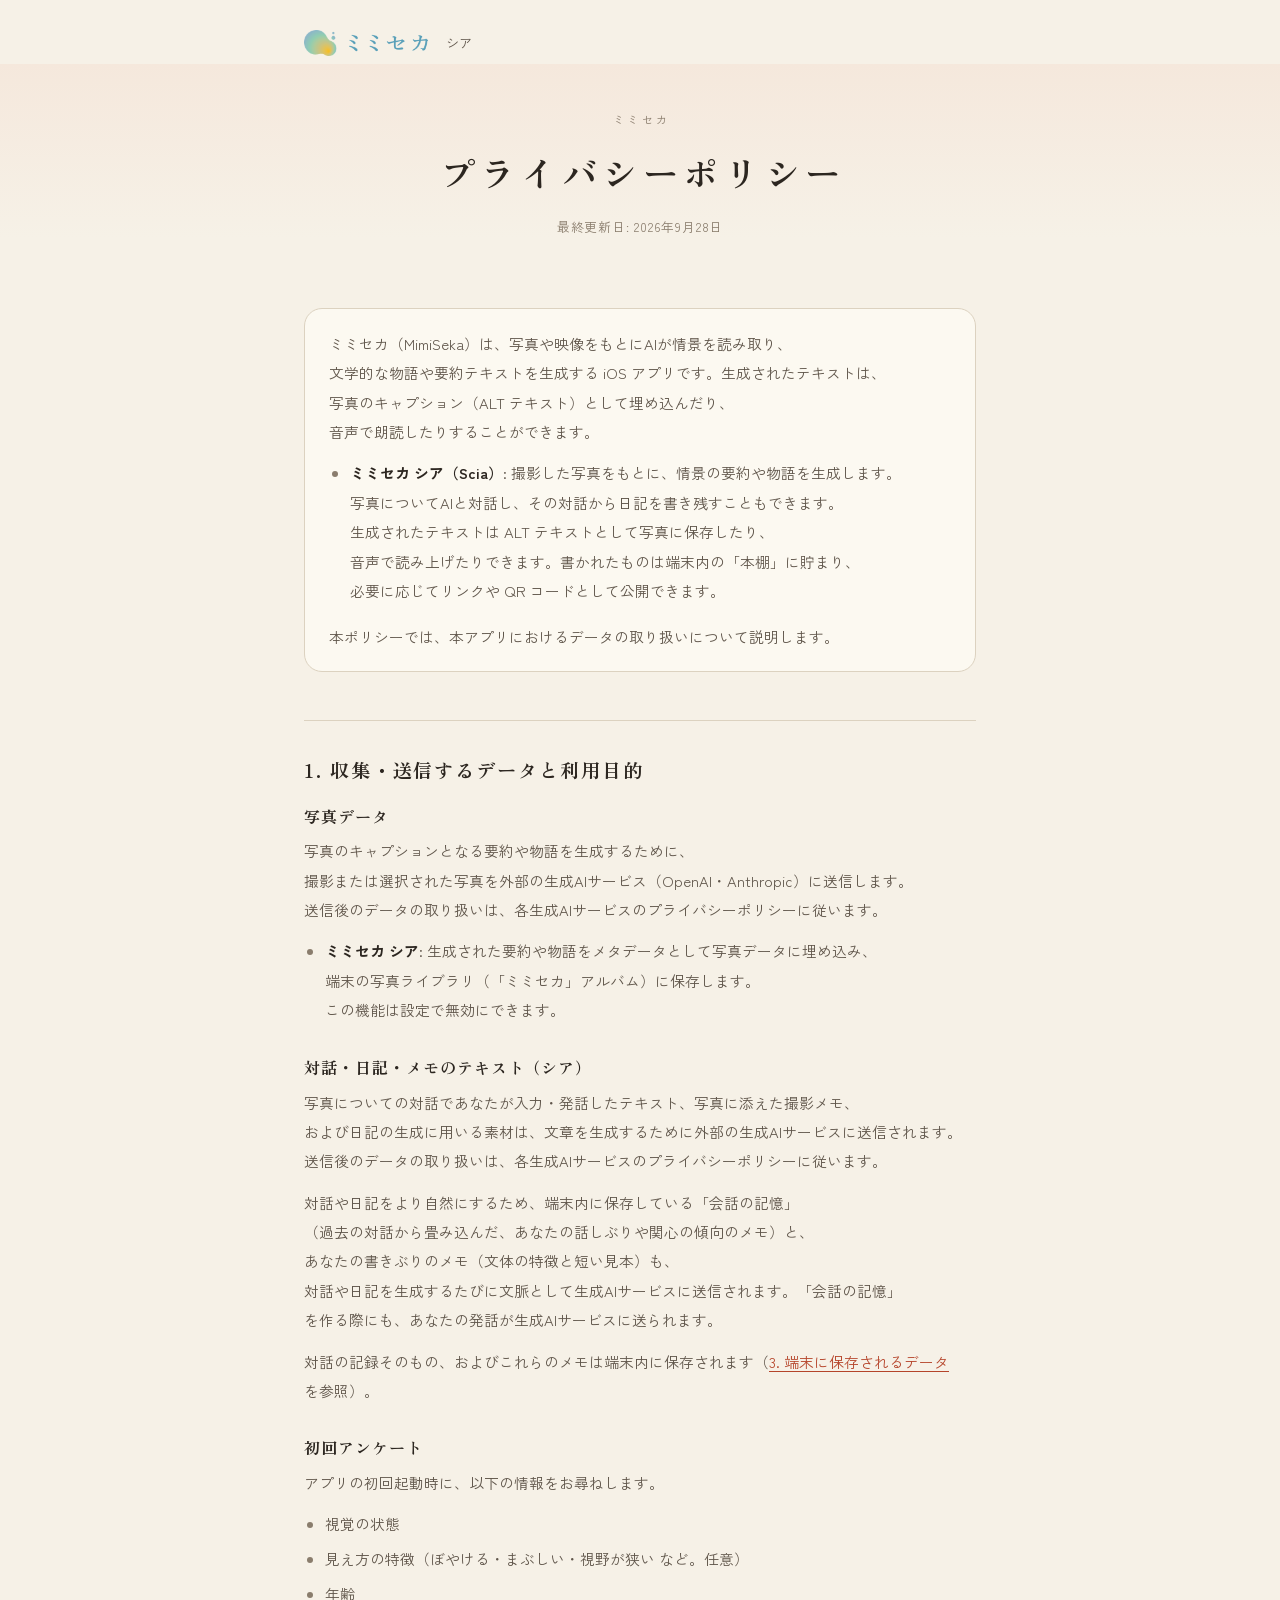
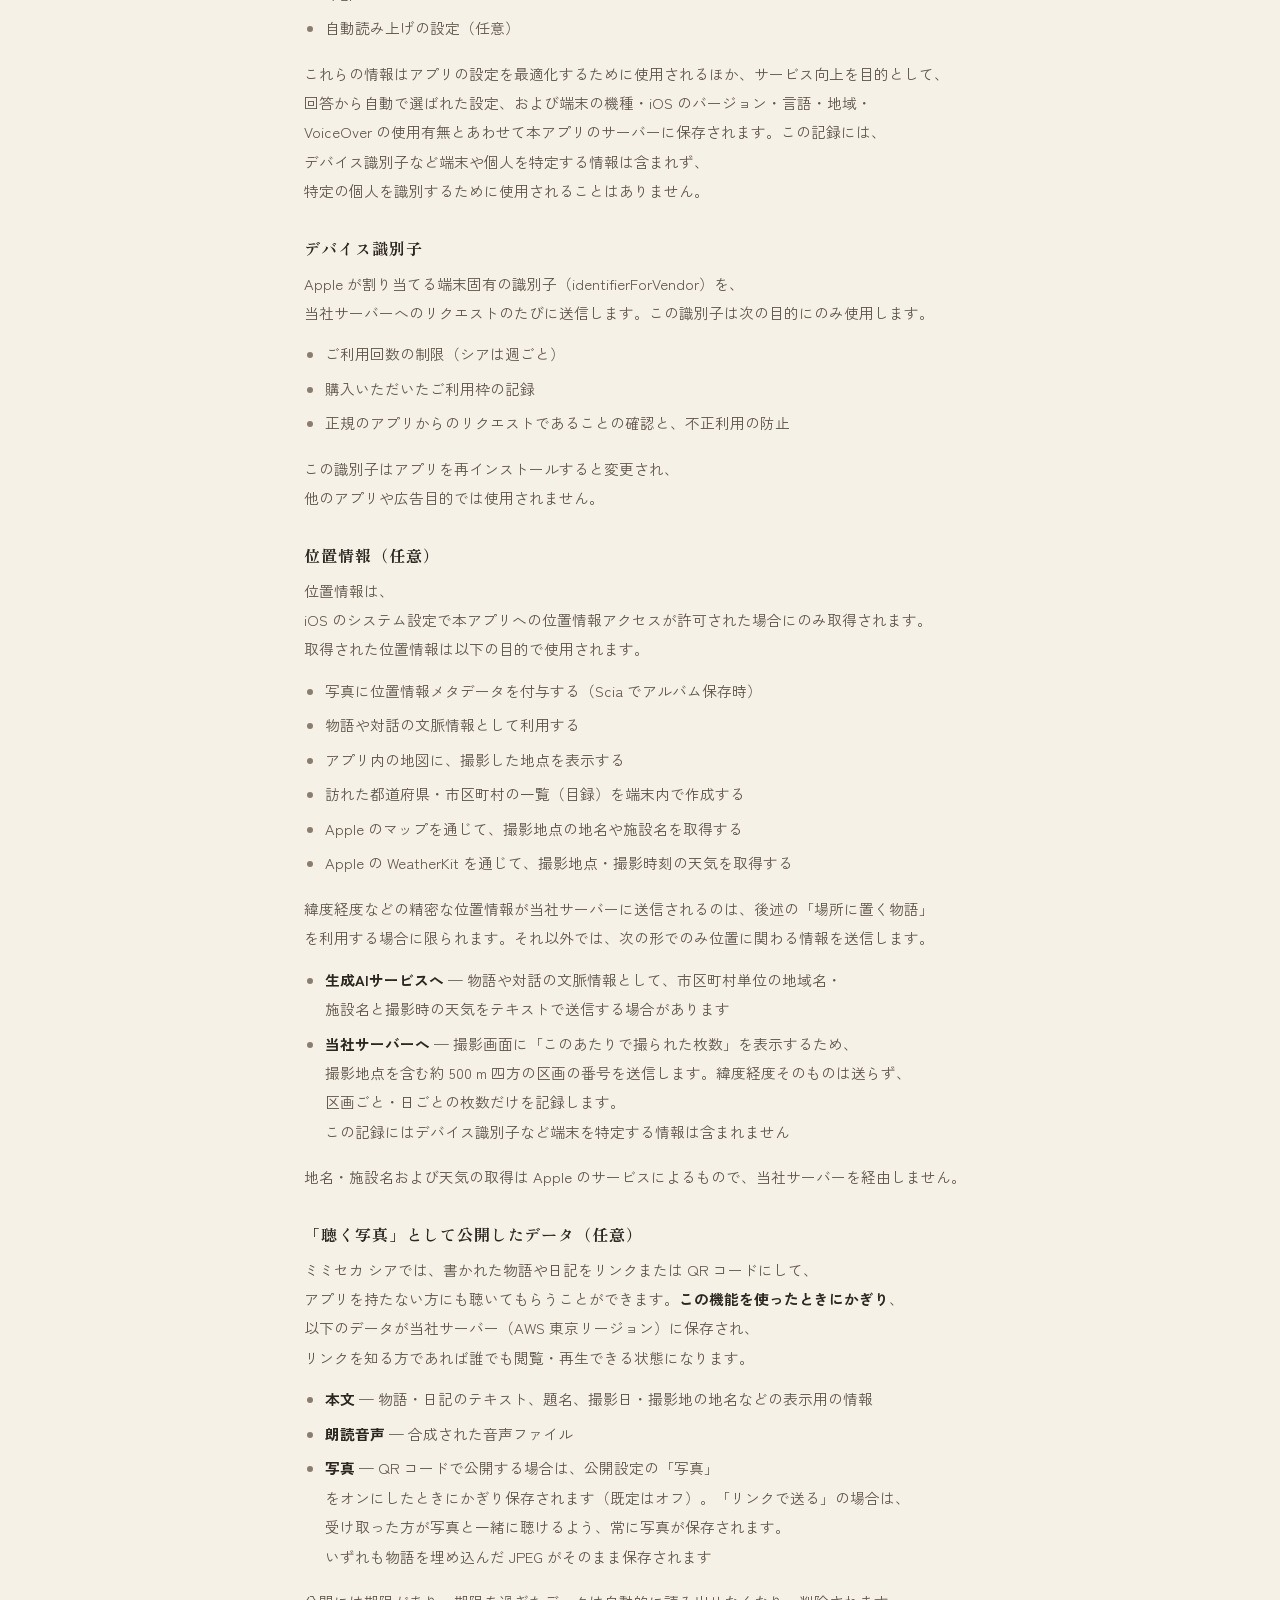
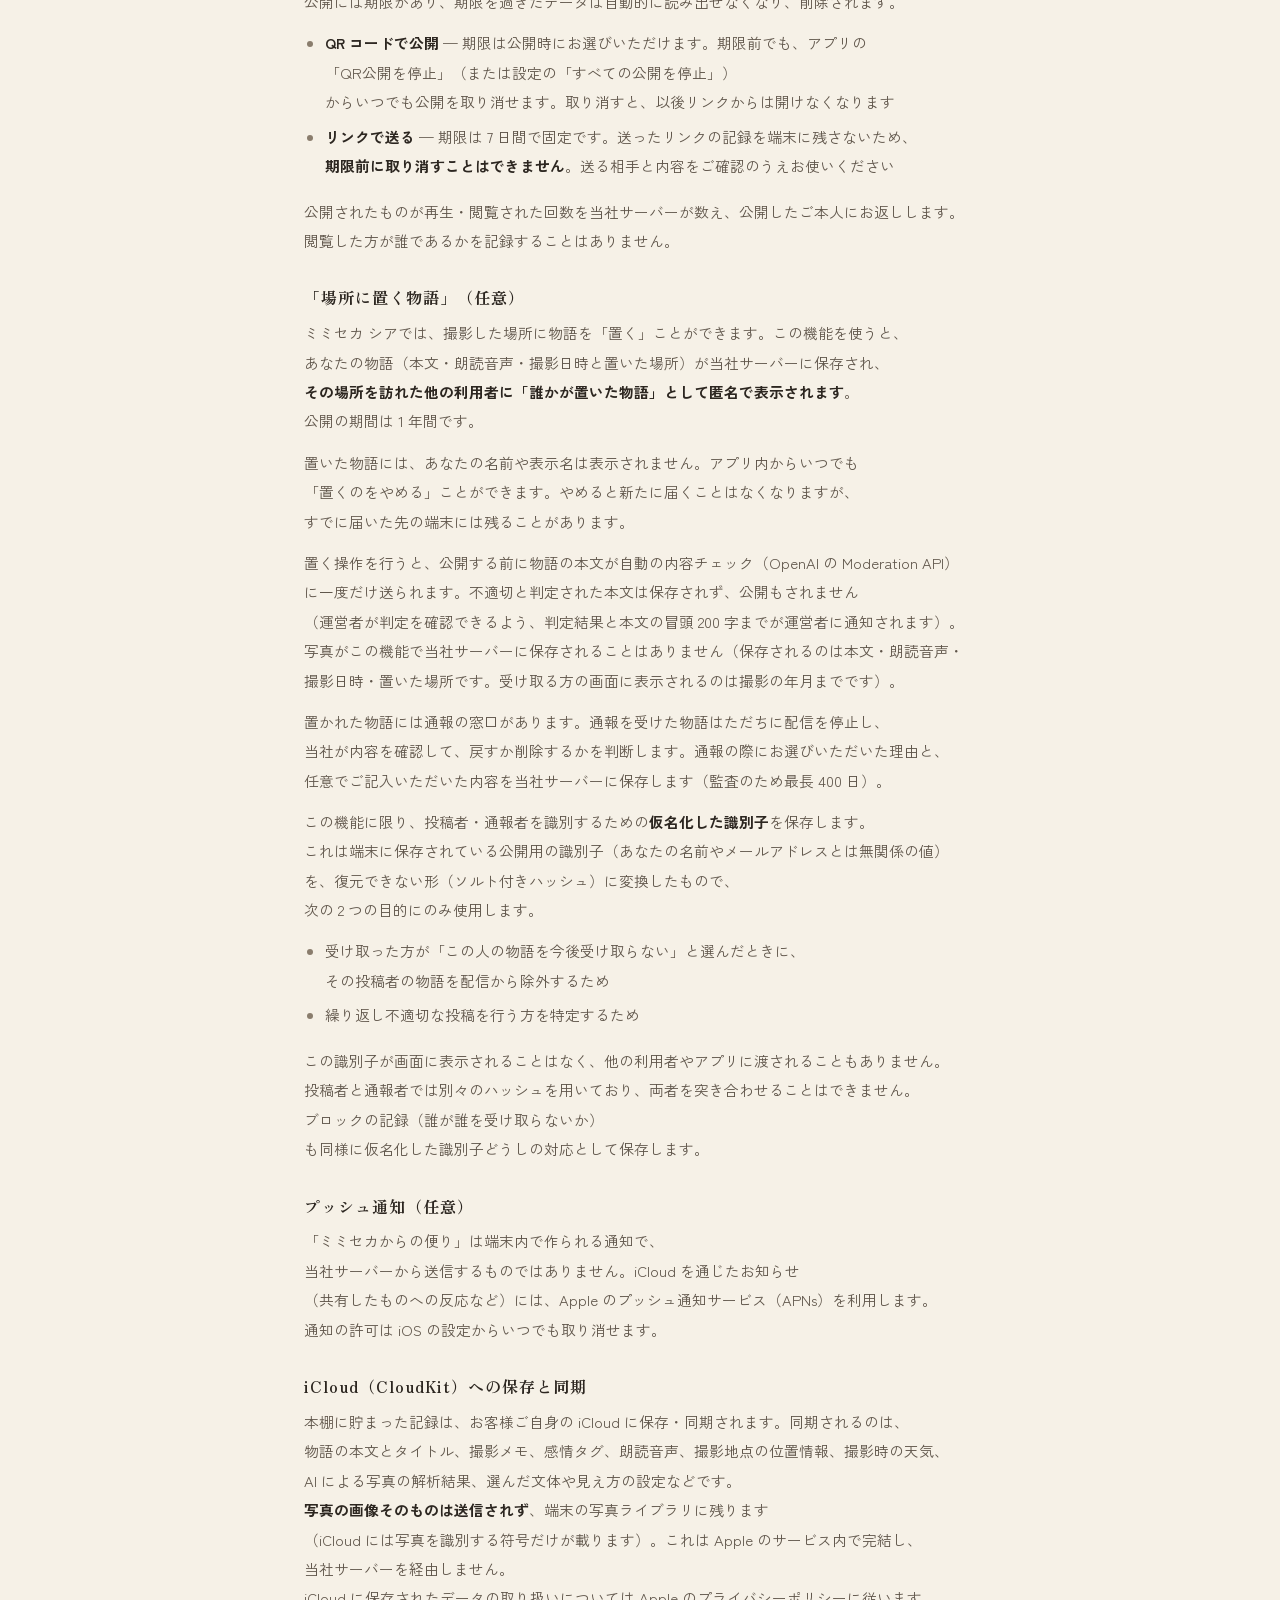
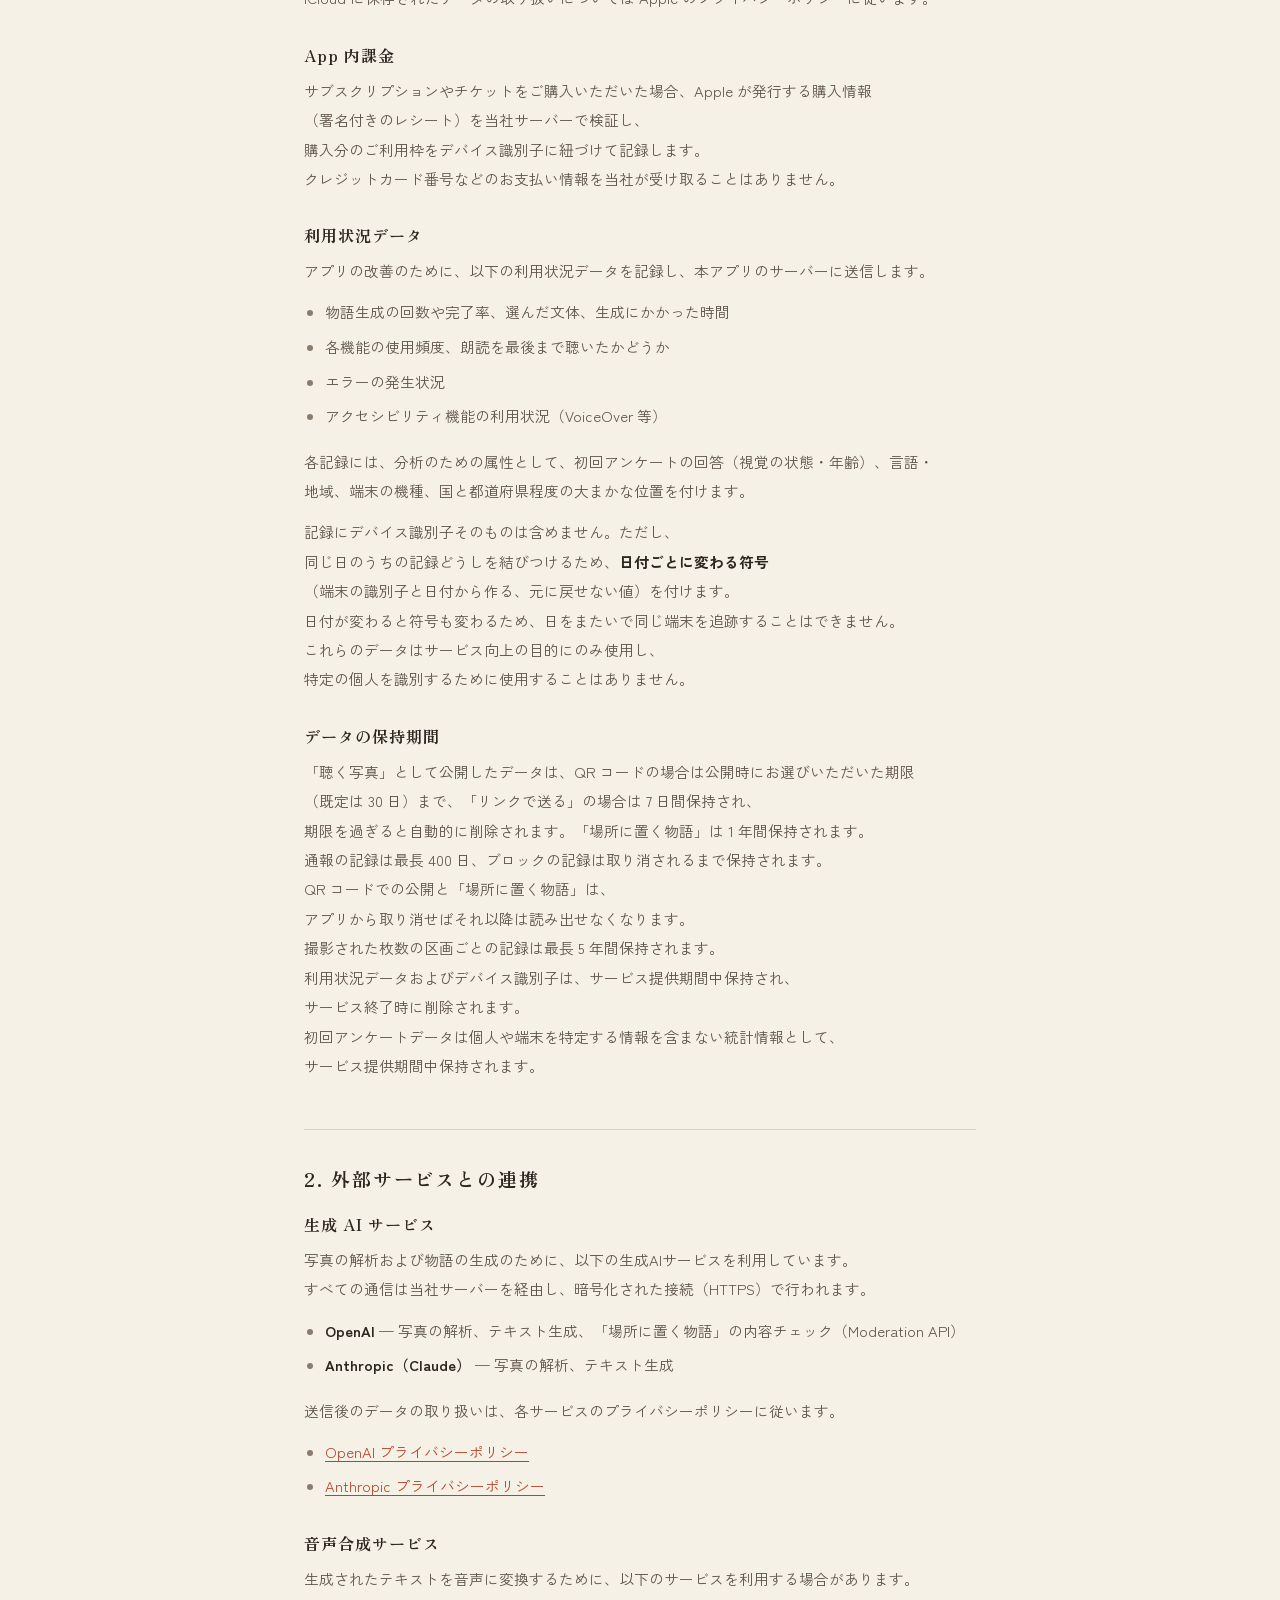
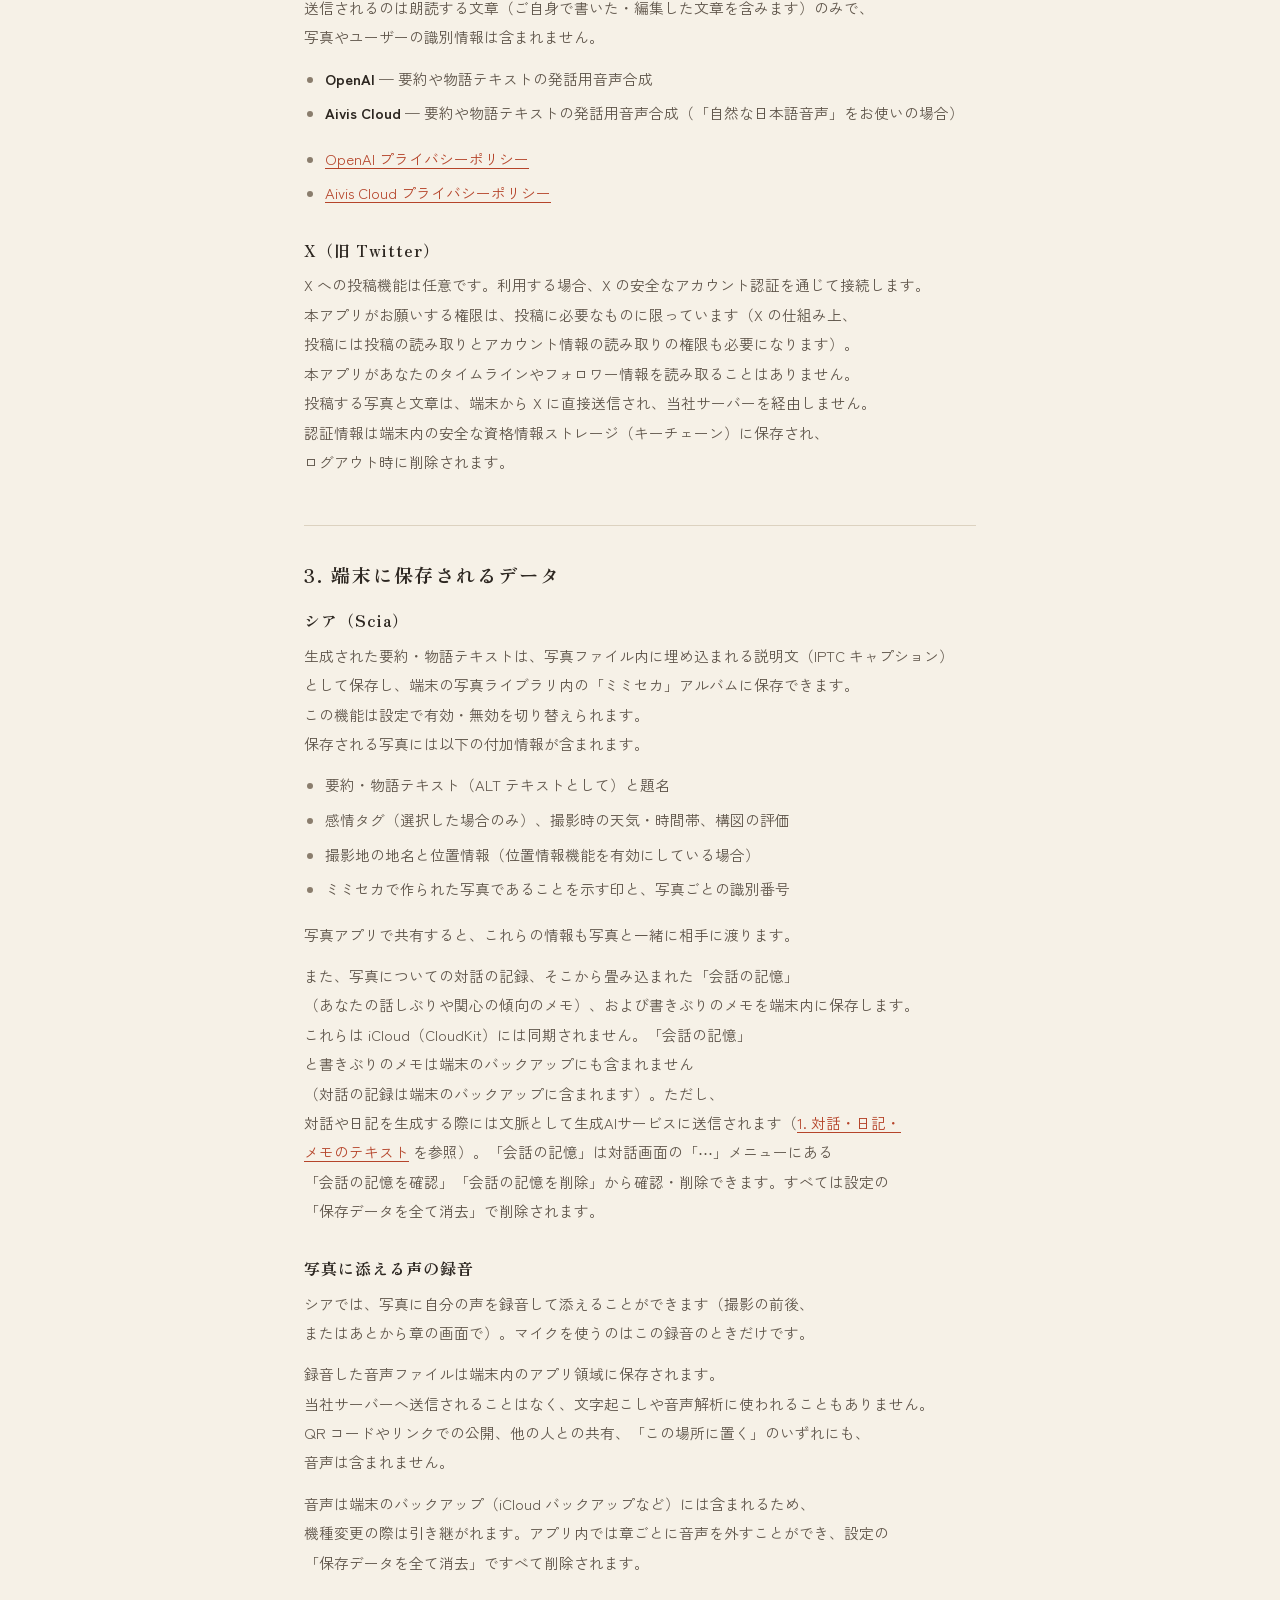
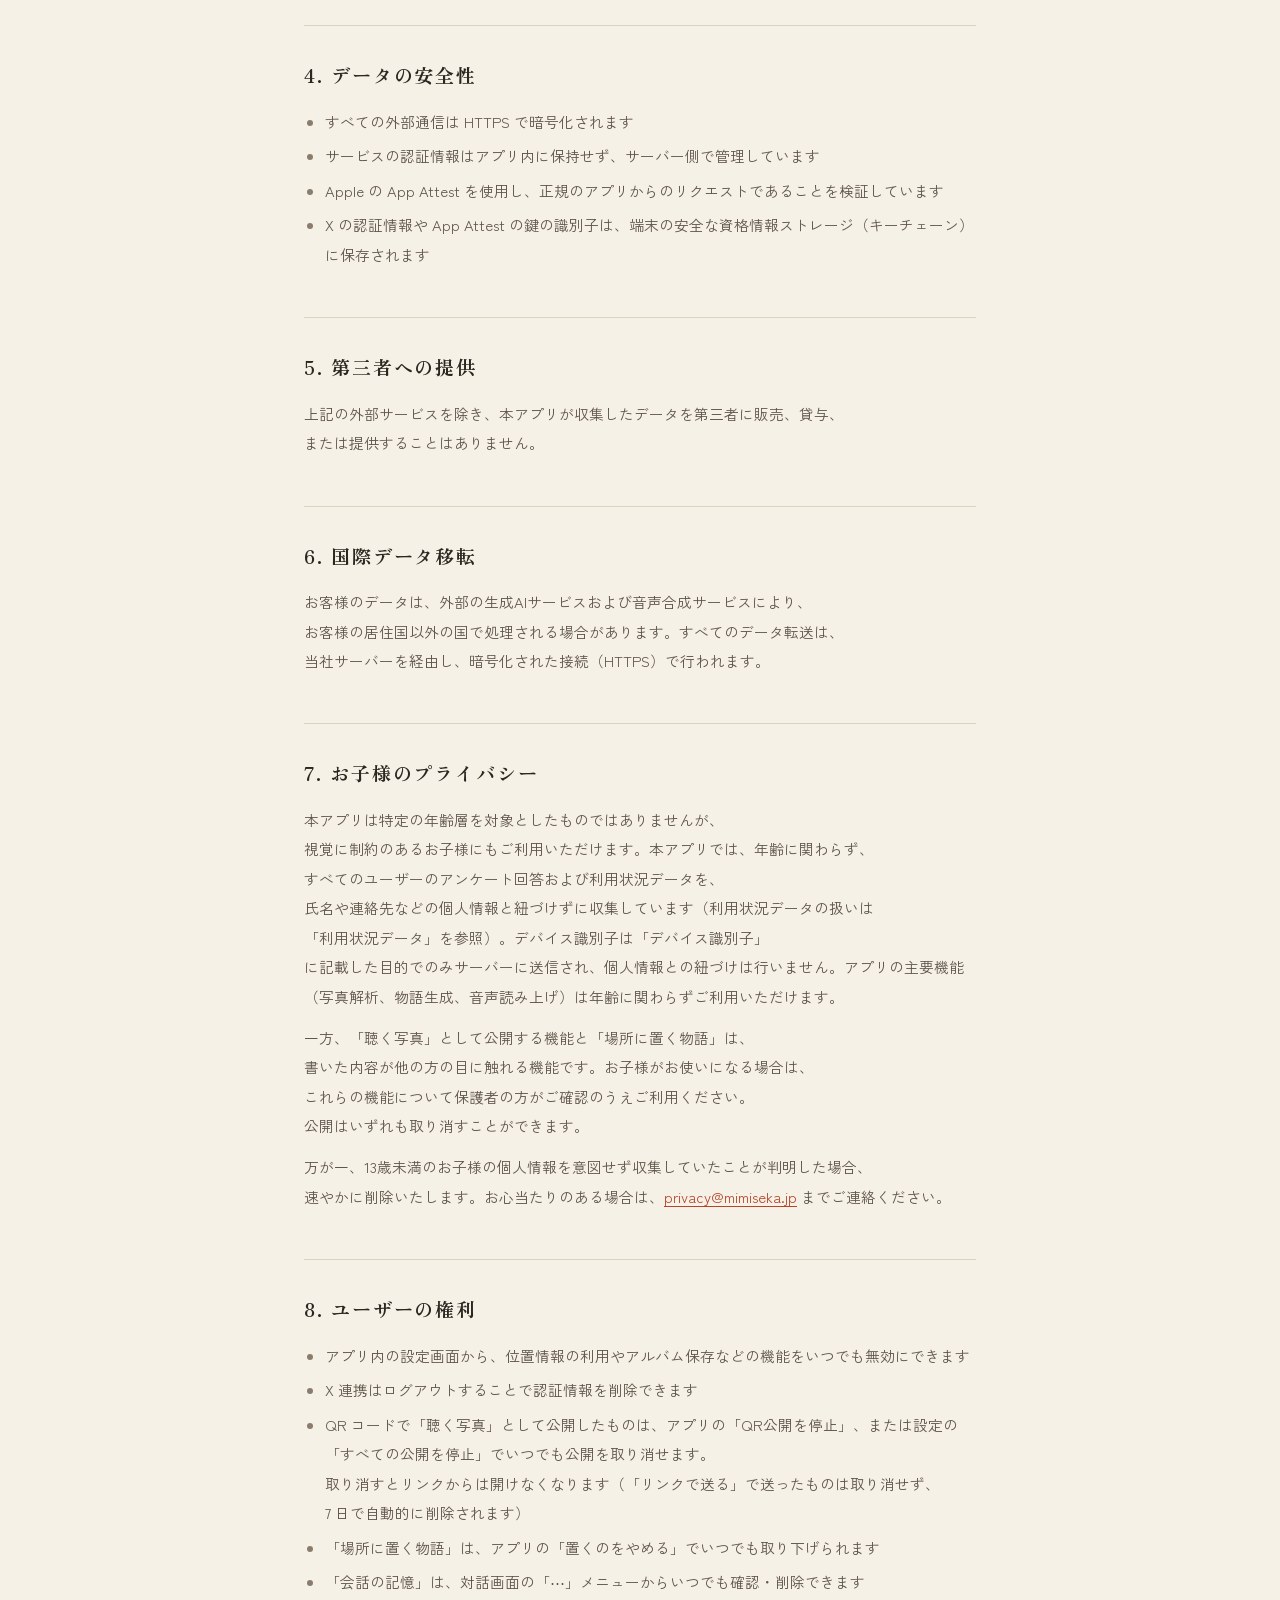
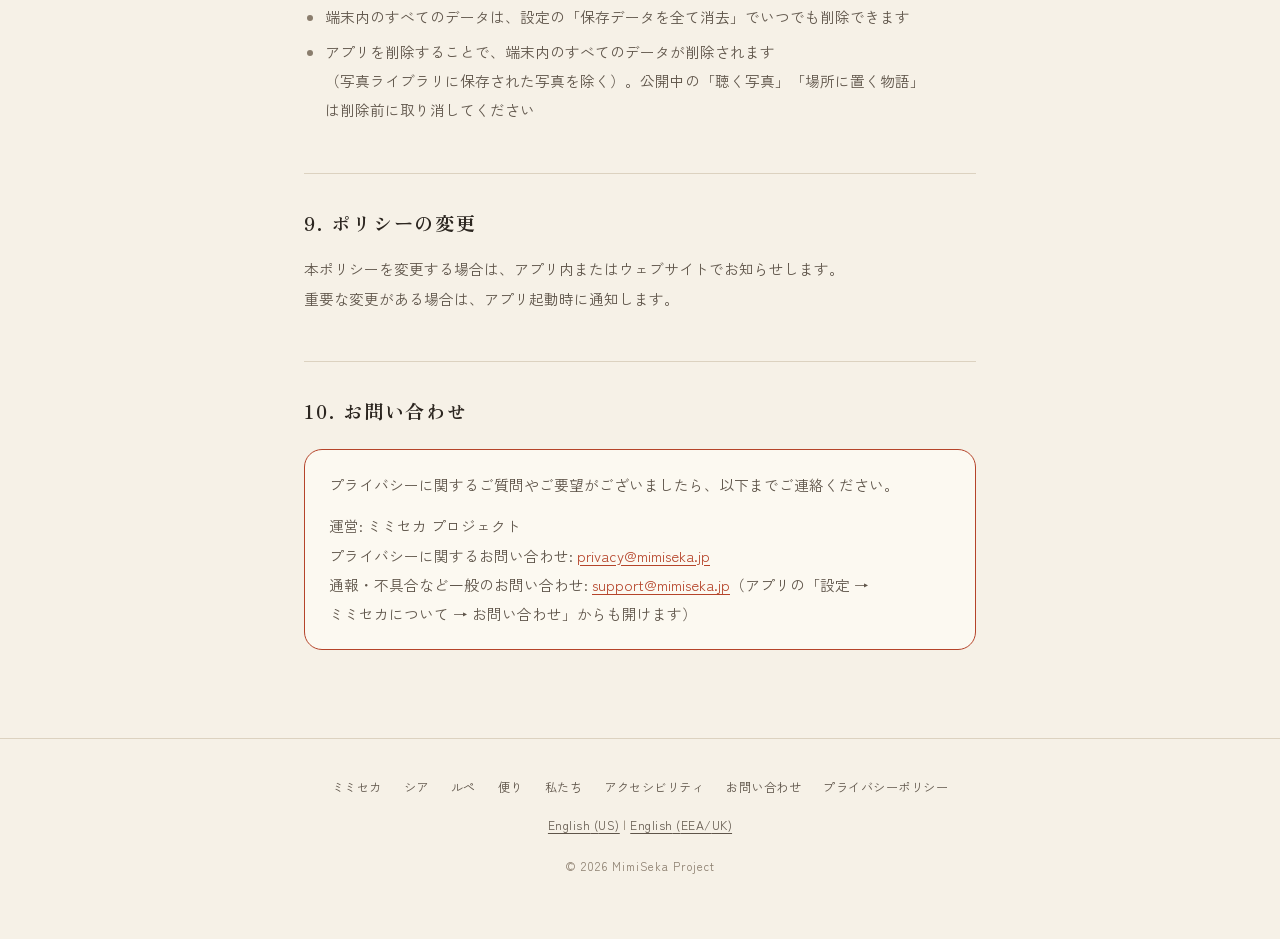
<file: ja.html>
<!DOCTYPE html>
<html lang="ja">
<head>
  <meta charset="UTF-8">
  <meta name="viewport" content="width=device-width, initial-scale=1.0">
  <title>プライバシーポリシー | ミミセカ（MimiSeka）</title>
  <link rel="preconnect" href="https://fonts.googleapis.com">
  <link rel="stylesheet" href="https://fonts.googleapis.com/css2?family=Zen+Old+Mincho:wght@500;700&family=Zen+Kaku+Gothic+New:wght@400;500;700&display=swap">
  <link rel="stylesheet" href="style.css?v=20260928">
  <script src="site.js?v=20260928" defer></script>
  <link rel="icon" type="image/png" sizes="64x64" href="brand/favicon.png">
  <link rel="apple-touch-icon" href="brand/apple-touch-icon.png">
  <meta name="theme-color" content="#F6F1E7">
</head>
<body>

<a class="skip" href="#main">本文へとばす</a>
<nav class="topbar" aria-label="ページの位置"><a class="home" href="https://mimiseka.jp/"><picture><source srcset="brand/logo-line-dark.png" media="(prefers-color-scheme: dark)"><img src="brand/logo-line.png" alt="ミミセカ" height="26"></picture></a><a href="https://mimiseka.jp/scia/">シア</a></nav>

<header class="cover">
  <div class="kicker">ミミセカ</div>
  <h1>プライバシーポリシー</h1>
  <p class="updated">最終更新日: 2026年9月28日</p>
</header>

<main id="main" class="frame doc">

  <div class="intro">
    <p>ミミセカ（MimiSeka）は、写真や映像をもとにAIが情景を読み取り、文学的な物語や要約テキストを生成する iOS アプリです。生成されたテキストは、写真のキャプション（ALT テキスト）として埋め込んだり、音声で朗読したりすることができます。</p>
    <ul>
      <li><strong>ミミセカ シア（Scia）</strong>: 撮影した写真をもとに、情景の要約や物語を生成します。写真についてAIと対話し、その対話から日記を書き残すこともできます。生成されたテキストは ALT テキストとして写真に保存したり、音声で読み上げたりできます。書かれたものは端末内の「本棚」に貯まり、必要に応じてリンクや QR コードとして公開できます。</li>
    </ul>
    <p>本ポリシーでは、本アプリにおけるデータの取り扱いについて説明します。</p>
  </div>

  <h2>1. 収集・送信するデータと利用目的</h2>

  <h3>写真データ</h3>
  <p>写真のキャプションとなる要約や物語を生成するために、撮影または選択された写真を外部の生成AIサービス（OpenAI・Anthropic）に送信します。送信後のデータの取り扱いは、各生成AIサービスのプライバシーポリシーに従います。</p>
  <ul>
    <li><strong>ミミセカ シア</strong>: 生成された要約や物語をメタデータとして写真データに埋め込み、端末の写真ライブラリ（「ミミセカ」アルバム）に保存します。この機能は設定で無効にできます。</li>
  </ul>

  <h3 id="dialogue">対話・日記・メモのテキスト（シア）</h3>
  <p>写真についての対話であなたが入力・発話したテキスト、写真に添えた撮影メモ、および日記の生成に用いる素材は、文章を生成するために外部の生成AIサービスに送信されます。送信後のデータの取り扱いは、各生成AIサービスのプライバシーポリシーに従います。</p>
  <p>対話や日記をより自然にするため、端末内に保存している「会話の記憶」（過去の対話から畳み込んだ、あなたの話しぶりや関心の傾向のメモ）と、あなたの書きぶりのメモ（文体の特徴と短い見本）も、対話や日記を生成するたびに文脈として生成AIサービスに送信されます。「会話の記憶」を作る際にも、あなたの発話が生成AIサービスに送られます。</p>
  <p>対話の記録そのもの、およびこれらのメモは端末内に保存されます（<a href="#local">3. 端末に保存されるデータ</a> を参照）。</p>

  <h3>初回アンケート</h3>
  <p>アプリの初回起動時に、以下の情報をお尋ねします。</p>
  <ul>
    <li>視覚の状態</li>
    <li>見え方の特徴（ぼやける・まぶしい・視野が狭い など。任意）</li>
    <li>年齢</li>
    <li>自動読み上げの設定（任意）</li>
  </ul>
  <p>これらの情報はアプリの設定を最適化するために使用されるほか、サービス向上を目的として、回答から自動で選ばれた設定、および端末の機種・iOS のバージョン・言語・地域・VoiceOver の使用有無とあわせて本アプリのサーバーに保存されます。この記録には、デバイス識別子など端末や個人を特定する情報は含まれず、特定の個人を識別するために使用されることはありません。</p>

  <h3>デバイス識別子</h3>
  <p>Apple が割り当てる端末固有の識別子（identifierForVendor）を、当社サーバーへのリクエストのたびに送信します。この識別子は次の目的にのみ使用します。</p>
  <ul>
    <li>ご利用回数の制限（シアは週ごと）</li>
    <li>購入いただいたご利用枠の記録</li>
    <li>正規のアプリからのリクエストであることの確認と、不正利用の防止</li>
  </ul>
  <p>この識別子はアプリを再インストールすると変更され、他のアプリや広告目的では使用されません。</p>

  <h3>位置情報（任意）</h3>
  <p>位置情報は、iOS のシステム設定で本アプリへの位置情報アクセスが許可された場合にのみ取得されます。取得された位置情報は以下の目的で使用されます。</p>
  <ul>
    <li>写真に位置情報メタデータを付与する（Scia でアルバム保存時）</li>
    <li>物語や対話の文脈情報として利用する</li>
    <li>アプリ内の地図に、撮影した地点を表示する</li>
    <li>訪れた都道府県・市区町村の一覧（目録）を端末内で作成する</li>
    <li>Apple のマップを通じて、撮影地点の地名や施設名を取得する</li>
    <li>Apple の WeatherKit を通じて、撮影地点・撮影時刻の天気を取得する</li>
  </ul>
  <p>緯度経度などの精密な位置情報が当社サーバーに送信されるのは、後述の「場所に置く物語」を利用する場合に限られます。それ以外では、次の形でのみ位置に関わる情報を送信します。</p>
  <ul>
    <li><strong>生成AIサービスへ</strong> — 物語や対話の文脈情報として、市区町村単位の地域名・施設名と撮影時の天気をテキストで送信する場合があります</li>
    <li><strong>当社サーバーへ</strong> — 撮影画面に「このあたりで撮られた枚数」を表示するため、撮影地点を含む約 500 m 四方の区画の番号を送信します。緯度経度そのものは送らず、区画ごと・日ごとの枚数だけを記録します。この記録にはデバイス識別子など端末を特定する情報は含まれません</li>
  </ul>
  <p>地名・施設名および天気の取得は Apple のサービスによるもので、当社サーバーを経由しません。</p>

  <h3>「聴く写真」として公開したデータ（任意）</h3>
  <p>ミミセカ シアでは、書かれた物語や日記をリンクまたは QR コードにして、アプリを持たない方にも聴いてもらうことができます。<strong>この機能を使ったときにかぎり</strong>、以下のデータが当社サーバー（AWS 東京リージョン）に保存され、リンクを知る方であれば誰でも閲覧・再生できる状態になります。</p>
  <ul>
    <li><strong>本文</strong> — 物語・日記のテキスト、題名、撮影日・撮影地の地名などの表示用の情報</li>
    <li><strong>朗読音声</strong> — 合成された音声ファイル</li>
    <li><strong>写真</strong> — QR コードで公開する場合は、公開設定の「写真」をオンにしたときにかぎり保存されます（既定はオフ）。「リンクで送る」の場合は、受け取った方が写真と一緒に聴けるよう、常に写真が保存されます。いずれも物語を埋め込んだ JPEG がそのまま保存されます</li>
  </ul>
  <p>公開には期限があり、期限を過ぎたデータは自動的に読み出せなくなり、削除されます。</p>
  <ul>
    <li><strong>QR コードで公開</strong> — 期限は公開時にお選びいただけます。期限前でも、アプリの「QR公開を停止」（または設定の「すべての公開を停止」）からいつでも公開を取り消せます。取り消すと、以後リンクからは開けなくなります</li>
    <li><strong>リンクで送る</strong> — 期限は 7 日間で固定です。送ったリンクの記録を端末に残さないため、<strong>期限前に取り消すことはできません</strong>。送る相手と内容をご確認のうえお使いください</li>
  </ul>
  <p>公開されたものが再生・閲覧された回数を当社サーバーが数え、公開したご本人にお返しします。閲覧した方が誰であるかを記録することはありません。</p>

  <h3>「場所に置く物語」（任意）</h3>
  <p>ミミセカ シアでは、撮影した場所に物語を「置く」ことができます。この機能を使うと、あなたの物語（本文・朗読音声・撮影日時と置いた場所）が当社サーバーに保存され、<strong>その場所を訪れた他の利用者に「誰かが置いた物語」として匿名で表示されます</strong>。公開の期間は 1 年間です。</p>
  <p>置いた物語には、あなたの名前や表示名は表示されません。アプリ内からいつでも「置くのをやめる」ことができます。やめると新たに届くことはなくなりますが、すでに届いた先の端末には残ることがあります。</p>
  <p>置く操作を行うと、公開する前に物語の本文が自動の内容チェック（OpenAI の Moderation API）に一度だけ送られます。不適切と判定された本文は保存されず、公開もされません（運営者が判定を確認できるよう、判定結果と本文の冒頭 200 字までが運営者に通知されます）。写真がこの機能で当社サーバーに保存されることはありません（保存されるのは本文・朗読音声・撮影日時・置いた場所です。受け取る方の画面に表示されるのは撮影の年月までです）。</p>
  <p>置かれた物語には通報の窓口があります。通報を受けた物語はただちに配信を停止し、当社が内容を確認して、戻すか削除するかを判断します。通報の際にお選びいただいた理由と、任意でご記入いただいた内容を当社サーバーに保存します（監査のため最長 400 日）。</p>
  <p>この機能に限り、投稿者・通報者を識別するための<strong>仮名化した識別子</strong>を保存します。これは端末に保存されている公開用の識別子（あなたの名前やメールアドレスとは無関係の値）を、復元できない形（ソルト付きハッシュ）に変換したもので、次の 2 つの目的にのみ使用します。</p>
  <ul>
    <li>受け取った方が「この人の物語を今後受け取らない」と選んだときに、その投稿者の物語を配信から除外するため</li>
    <li>繰り返し不適切な投稿を行う方を特定するため</li>
  </ul>
  <p>この識別子が画面に表示されることはなく、他の利用者やアプリに渡されることもありません。投稿者と通報者では別々のハッシュを用いており、両者を突き合わせることはできません。ブロックの記録（誰が誰を受け取らないか）も同様に仮名化した識別子どうしの対応として保存します。</p>

  <h3>プッシュ通知（任意）</h3>
  <p>「ミミセカからの便り」は端末内で作られる通知で、当社サーバーから送信するものではありません。iCloud を通じたお知らせ（共有したものへの反応など）には、Apple のプッシュ通知サービス（APNs）を利用します。通知の許可は iOS の設定からいつでも取り消せます。</p>

  <h3>iCloud（CloudKit）への保存と同期</h3>
  <p>本棚に貯まった記録は、お客様ご自身の iCloud に保存・同期されます。同期されるのは、物語の本文とタイトル、撮影メモ、感情タグ、朗読音声、撮影地点の位置情報、撮影時の天気、AI による写真の解析結果、選んだ文体や見え方の設定などです。<strong>写真の画像そのものは送信されず</strong>、端末の写真ライブラリに残ります（iCloud には写真を識別する符号だけが載ります）。これは Apple のサービス内で完結し、当社サーバーを経由しません。iCloud に保存されたデータの取り扱いについては Apple のプライバシーポリシーに従います。</p>

  <h3>App 内課金</h3>
  <p>サブスクリプションやチケットをご購入いただいた場合、Apple が発行する購入情報（署名付きのレシート）を当社サーバーで検証し、購入分のご利用枠をデバイス識別子に紐づけて記録します。クレジットカード番号などのお支払い情報を当社が受け取ることはありません。</p>

  <h3>利用状況データ</h3>
  <p>アプリの改善のために、以下の利用状況データを記録し、本アプリのサーバーに送信します。</p>
  <ul>
    <li>物語生成の回数や完了率、選んだ文体、生成にかかった時間</li>
    <li>各機能の使用頻度、朗読を最後まで聴いたかどうか</li>
    <li>エラーの発生状況</li>
    <li>アクセシビリティ機能の利用状況（VoiceOver 等）</li>
  </ul>
  <p>各記録には、分析のための属性として、初回アンケートの回答（視覚の状態・年齢）、言語・地域、端末の機種、国と都道府県程度の大まかな位置を付けます。</p>
  <p>記録にデバイス識別子そのものは含めません。ただし、同じ日のうちの記録どうしを結びつけるため、<strong>日付ごとに変わる符号</strong>（端末の識別子と日付から作る、元に戻せない値）を付けます。日付が変わると符号も変わるため、日をまたいで同じ端末を追跡することはできません。これらのデータはサービス向上の目的にのみ使用し、特定の個人を識別するために使用することはありません。</p>

  <h3>データの保持期間</h3>
  <p>「聴く写真」として公開したデータは、QR コードの場合は公開時にお選びいただいた期限（既定は 30 日）まで、「リンクで送る」の場合は 7 日間保持され、期限を過ぎると自動的に削除されます。「場所に置く物語」は 1 年間保持されます。通報の記録は最長 400 日、ブロックの記録は取り消されるまで保持されます。QR コードでの公開と「場所に置く物語」は、アプリから取り消せばそれ以降は読み出せなくなります。撮影された枚数の区画ごとの記録は最長 5 年間保持されます。利用状況データおよびデバイス識別子は、サービス提供期間中保持され、サービス終了時に削除されます。初回アンケートデータは個人や端末を特定する情報を含まない統計情報として、サービス提供期間中保持されます。</p>

  <h2>2. 外部サービスとの連携</h2>

  <h3>生成 AI サービス</h3>
  <p>写真の解析および物語の生成のために、以下の生成AIサービスを利用しています。すべての通信は当社サーバーを経由し、暗号化された接続（HTTPS）で行われます。</p>
  <ul>
    <li><strong>OpenAI</strong> — 写真の解析、テキスト生成、「場所に置く物語」の内容チェック（Moderation API）</li>
    <li><strong>Anthropic（Claude）</strong> — 写真の解析、テキスト生成</li>
  </ul>
  <p>送信後のデータの取り扱いは、各サービスのプライバシーポリシーに従います。</p>
  <ul>
    <li><a href="https://openai.com/policies/privacy-policy" target="_blank" rel="noopener">OpenAI プライバシーポリシー</a></li>
    <li><a href="https://www.anthropic.com/privacy" target="_blank" rel="noopener">Anthropic プライバシーポリシー</a></li>
  </ul>

  <h3>音声合成サービス</h3>
  <p>生成されたテキストを音声に変換するために、以下のサービスを利用する場合があります。送信されるのは朗読する文章（ご自身で書いた・編集した文章を含みます）のみで、写真やユーザーの識別情報は含まれません。</p>
  <ul>
    <li><strong>OpenAI</strong> — 要約や物語テキストの発話用音声合成</li>
    <li><strong>Aivis Cloud</strong> — 要約や物語テキストの発話用音声合成（「自然な日本語音声」をお使いの場合）</li>
  </ul>
  <ul>
    <li><a href="https://openai.com/policies/privacy-policy" target="_blank" rel="noopener">OpenAI プライバシーポリシー</a></li>
    <li><a href="https://hub.aivis-project.com/privacy-policy/" target="_blank" rel="noopener">Aivis Cloud プライバシーポリシー</a></li>
  </ul>

  <h3>X（旧 Twitter）</h3>
  <p>X への投稿機能は任意です。利用する場合、X の安全なアカウント認証を通じて接続します。本アプリがお願いする権限は、投稿に必要なものに限っています（X の仕組み上、投稿には投稿の読み取りとアカウント情報の読み取りの権限も必要になります）。本アプリがあなたのタイムラインやフォロワー情報を読み取ることはありません。投稿する写真と文章は、端末から X に直接送信され、当社サーバーを経由しません。認証情報は端末内の安全な資格情報ストレージ（キーチェーン）に保存され、ログアウト時に削除されます。</p>

  <h2 id="local">3. 端末に保存されるデータ</h2>

  <h3>シア（Scia）</h3>
  <p>生成された要約・物語テキストは、写真ファイル内に埋め込まれる説明文（IPTC キャプション）として保存し、端末の写真ライブラリ内の「ミミセカ」アルバムに保存できます。この機能は設定で有効・無効を切り替えられます。保存される写真には以下の付加情報が含まれます。</p>
  <ul>
    <li>要約・物語テキスト（ALT テキストとして）と題名</li>
    <li>感情タグ（選択した場合のみ）、撮影時の天気・時間帯、構図の評価</li>
    <li>撮影地の地名と位置情報（位置情報機能を有効にしている場合）</li>
    <li>ミミセカで作られた写真であることを示す印と、写真ごとの識別番号</li>
  </ul>
  <p>写真アプリで共有すると、これらの情報も写真と一緒に相手に渡ります。</p>

  <p>また、写真についての対話の記録、そこから畳み込まれた「会話の記憶」（あなたの話しぶりや関心の傾向のメモ）、および書きぶりのメモを端末内に保存します。これらは iCloud（CloudKit）には同期されません。「会話の記憶」と書きぶりのメモは端末のバックアップにも含まれません（対話の記録は端末のバックアップに含まれます）。ただし、対話や日記を生成する際には文脈として生成AIサービスに送信されます（<a href="#dialogue">1. 対話・日記・メモのテキスト</a> を参照）。「会話の記憶」は対話画面の「⋯」メニューにある「会話の記憶を確認」「会話の記憶を削除」から確認・削除できます。すべては設定の「保存データを全て消去」で削除されます。</p>

  <h3>写真に添える声の録音</h3>
  <p>シアでは、写真に自分の声を録音して添えることができます（撮影の前後、またはあとから章の画面で）。マイクを使うのはこの録音のときだけです。</p>
  <p>録音した音声ファイルは端末内のアプリ領域に保存されます。当社サーバーへ送信されることはなく、文字起こしや音声解析に使われることもありません。QR コードやリンクでの公開、他の人との共有、「この場所に置く」のいずれにも、音声は含まれません。</p>
  <p>音声は端末のバックアップ（iCloud バックアップなど）には含まれるため、機種変更の際は引き継がれます。アプリ内では章ごとに音声を外すことができ、設定の「保存データを全て消去」ですべて削除されます。</p>

  <h2>4. データの安全性</h2>
  <ul>
    <li>すべての外部通信は HTTPS で暗号化されます</li>
    <li>サービスの認証情報はアプリ内に保持せず、サーバー側で管理しています</li>
    <li>Apple の App Attest を使用し、正規のアプリからのリクエストであることを検証しています</li>
    <li>X の認証情報や App Attest の鍵の識別子は、端末の安全な資格情報ストレージ（キーチェーン）に保存されます</li>
  </ul>

  <h2>5. 第三者への提供</h2>
  <p>上記の外部サービスを除き、本アプリが収集したデータを第三者に販売、貸与、または提供することはありません。</p>

  <h2>6. 国際データ移転</h2>
  <p>お客様のデータは、外部の生成AIサービスおよび音声合成サービスにより、お客様の居住国以外の国で処理される場合があります。すべてのデータ転送は、当社サーバーを経由し、暗号化された接続（HTTPS）で行われます。</p>

  <h2>7. お子様のプライバシー</h2>
  <p>本アプリは特定の年齢層を対象としたものではありませんが、視覚に制約のあるお子様にもご利用いただけます。本アプリでは、年齢に関わらず、すべてのユーザーのアンケート回答および利用状況データを、氏名や連絡先などの個人情報と紐づけずに収集しています（利用状況データの扱いは「利用状況データ」を参照）。デバイス識別子は「デバイス識別子」に記載した目的でのみサーバーに送信され、個人情報との紐づけは行いません。アプリの主要機能（写真解析、物語生成、音声読み上げ）は年齢に関わらずご利用いただけます。</p>
  <p>一方、「聴く写真」として公開する機能と「場所に置く物語」は、書いた内容が他の方の目に触れる機能です。お子様がお使いになる場合は、これらの機能について保護者の方がご確認のうえご利用ください。公開はいずれも取り消すことができます。</p>
  <p>万が一、13歳未満のお子様の個人情報を意図せず収集していたことが判明した場合、速やかに削除いたします。お心当たりのある場合は、<a href="mailto:privacy@mimiseka.jp">privacy@mimiseka.jp</a> までご連絡ください。</p>

  <h2>8. ユーザーの権利</h2>
  <ul>
    <li>アプリ内の設定画面から、位置情報の利用やアルバム保存などの機能をいつでも無効にできます</li>
    <li>X 連携はログアウトすることで認証情報を削除できます</li>
    <li>QR コードで「聴く写真」として公開したものは、アプリの「QR公開を停止」、または設定の「すべての公開を停止」でいつでも公開を取り消せます。取り消すとリンクからは開けなくなります（「リンクで送る」で送ったものは取り消せず、7 日で自動的に削除されます）</li>
    <li>「場所に置く物語」は、アプリの「置くのをやめる」でいつでも取り下げられます</li>
    <li>「会話の記憶」は、対話画面の「⋯」メニューからいつでも確認・削除できます</li>
    <li>端末内のすべてのデータは、設定の「保存データを全て消去」でいつでも削除できます</li>
    <li>アプリを削除することで、端末内のすべてのデータが削除されます（写真ライブラリに保存された写真を除く）。公開中の「聴く写真」「場所に置く物語」は削除前に取り消してください</li>
  </ul>

  <h2>9. ポリシーの変更</h2>
  <p>本ポリシーを変更する場合は、アプリ内またはウェブサイトでお知らせします。重要な変更がある場合は、アプリ起動時に通知します。</p>

  <h2>10. お問い合わせ</h2>
  <div class="contact">
    <p>プライバシーに関するご質問やご要望がございましたら、以下までご連絡ください。</p>
    <p>運営: ミミセカ プロジェクト<br>プライバシーに関するお問い合わせ: <a href="mailto:privacy@mimiseka.jp">privacy@mimiseka.jp</a><br>通報・不具合など一般のお問い合わせ: <a href="mailto:support@mimiseka.jp">support@mimiseka.jp</a>（アプリの「設定 → ミミセカについて → お問い合わせ」からも開けます）</p>
  </div>

</main>

<footer>
  <div class="links">
    <a href="https://mimiseka.jp/">ミミセカ</a>
    <a href="https://mimiseka.jp/scia/">シア</a>
    <a href="https://mimiseka.jp/lupe/">ルペ</a>
    <a href="https://mimiseka.jp/news.html">便り</a>
    <a href="https://mimiseka.jp/about.html">私たち</a>
    <a href="https://mimiseka.jp/accessibility.html">アクセシビリティ</a>
    <a href="https://mimiseka.jp/contact.html">お問い合わせ</a>
    <a href="https://privacy.mimiseka.jp">プライバシーポリシー</a>
  </div>
  <p class="lang"><a href="en.html">English (US)</a> | <a href="en-eu.html">English (EEA/UK)</a></p>
  <p class="copyright">&copy; 2026 MimiSeka Project</p>
</footer>
</body>
</html>
</file>
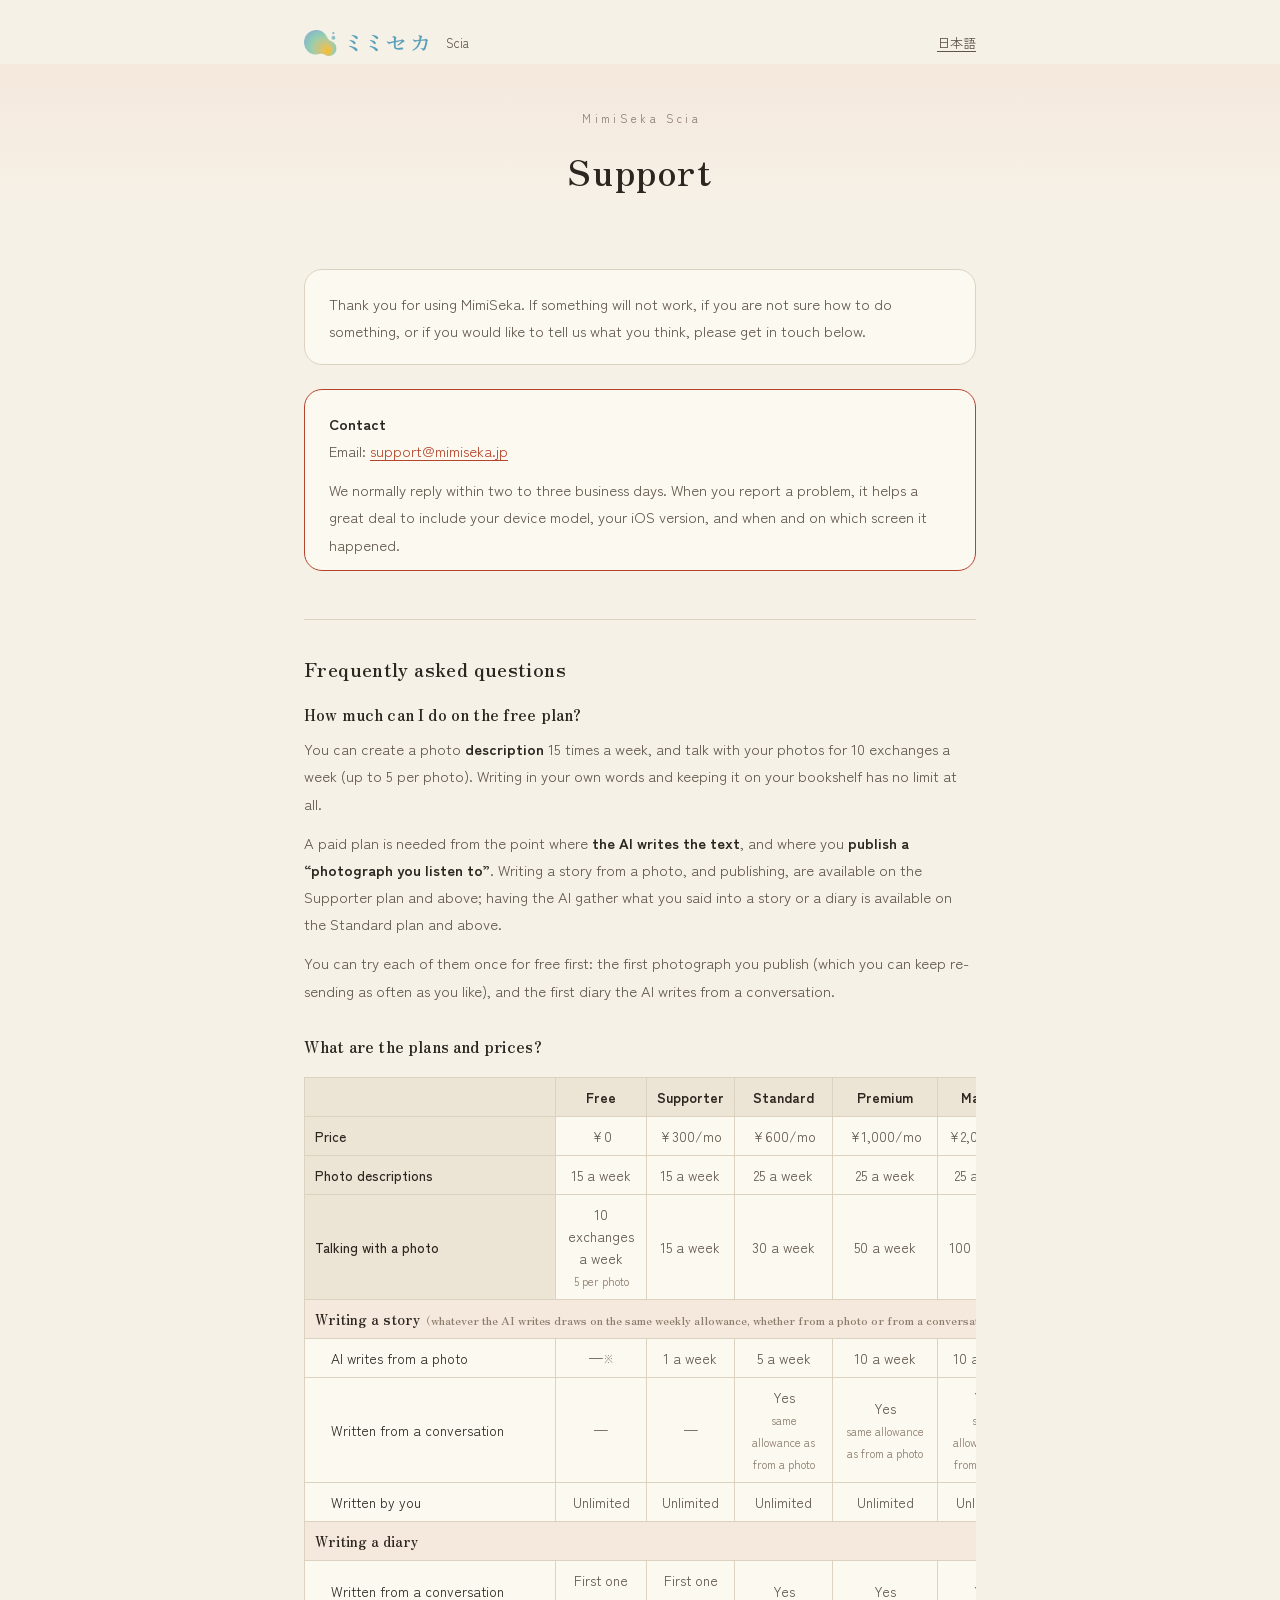
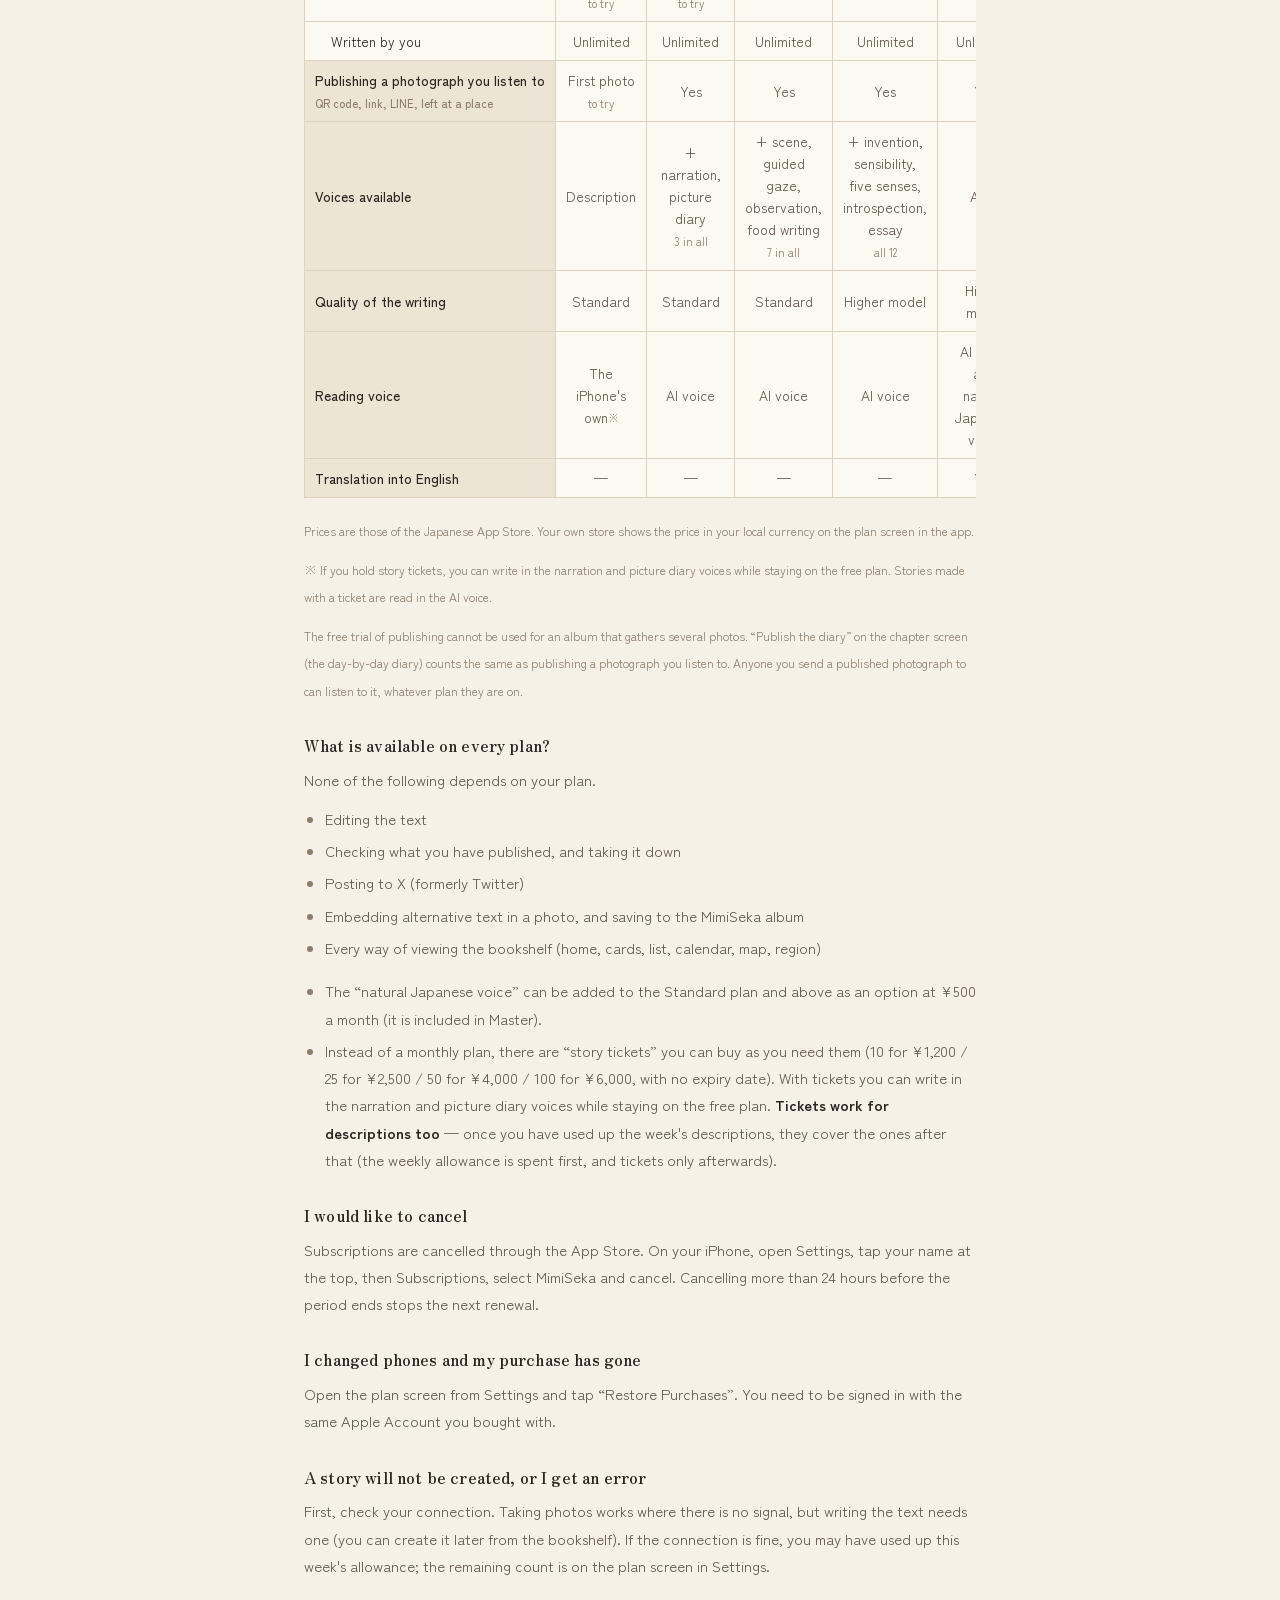
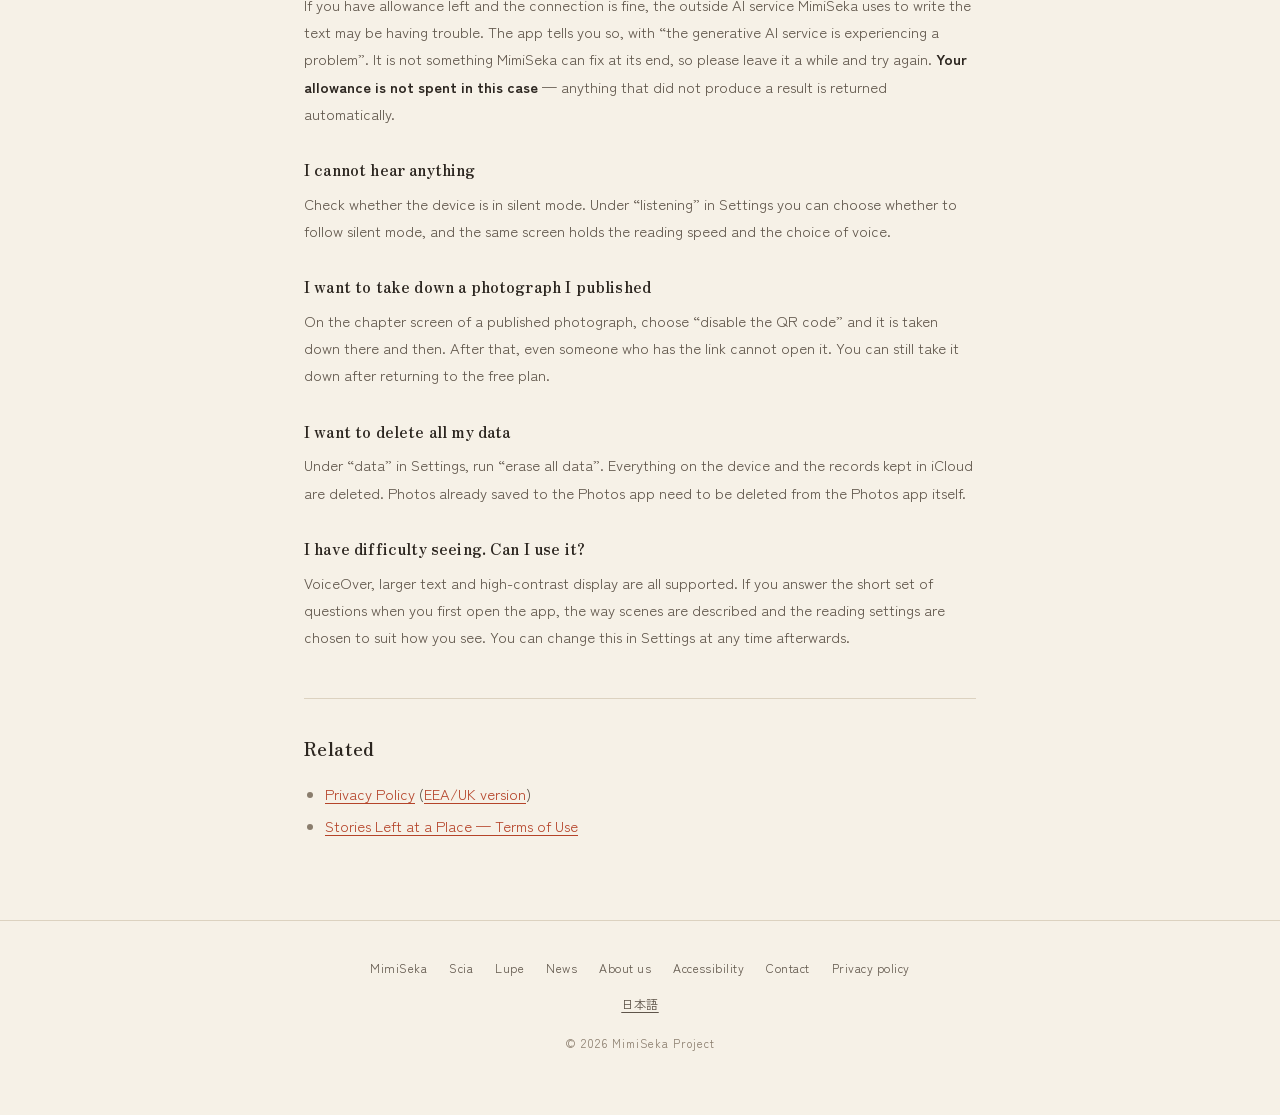
<file: support-en.html>
<!DOCTYPE html>
<html lang="en">
<head>
  <meta charset="UTF-8">
  <meta name="viewport" content="width=device-width, initial-scale=1.0">
  <title>Support | MimiSeka</title>
  <link rel="preconnect" href="https://fonts.googleapis.com">
  <link rel="stylesheet" href="https://fonts.googleapis.com/css2?family=Zen+Old+Mincho:wght@500;700&family=Zen+Kaku+Gothic+New:wght@400;500;700&display=swap">
  <link rel="stylesheet" href="style.css?v=20260928">
  <script src="site.js?v=20260928" defer></script>
  <link rel="icon" type="image/png" sizes="64x64" href="brand/favicon.png">
  <link rel="apple-touch-icon" href="brand/apple-touch-icon.png">
  <meta name="theme-color" content="#F6F1E7">
  <link rel="alternate" hreflang="ja" href="https://privacy.mimiseka.jp/support.html">
  <link rel="alternate" hreflang="en" href="https://privacy.mimiseka.jp/support-en.html">
  <link rel="alternate" hreflang="x-default" href="https://privacy.mimiseka.jp/support.html">
</head>
<body>

<a class="skip" href="#main">Skip to content</a>
<nav class="topbar" aria-label="Breadcrumb"><a class="home" href="https://mimiseka.jp/en/"><picture><source srcset="brand/logo-line-dark.png" media="(prefers-color-scheme: dark)"><img src="brand/logo-line.png" alt="MimiSeka" height="26"></picture></a><a href="https://mimiseka.jp/en/scia/">Scia</a><span class="lang"><a href="support.html" hreflang="ja" lang="ja">日本語</a></span></nav>

<header class="cover">
  <div class="kicker">MimiSeka Scia</div>
  <h1>Support</h1>
</header>

<main id="main" class="frame doc">

  <div class="intro">
    <p>Thank you for using MimiSeka. If something will not work, if you are not sure how to do something, or if you would like to tell us what you think, please get in touch below.</p>
  </div>

  <div class="contact">
    <p><strong>Contact</strong><br>
    Email: <a href="mailto:support@mimiseka.jp">support@mimiseka.jp</a></p>
    <p style="margin-bottom:0">We normally reply within two to three business days. When you report a problem, it helps a great deal to include your device model, your iOS version, and when and on which screen it happened.</p>
  </div>

  <h2>Frequently asked questions</h2>

  <h3>How much can I do on the free plan?</h3>
  <p>You can create a photo <strong>description</strong> 15 times a week, and talk with your photos for 10 exchanges a week (up to 5 per photo). Writing in your own words and keeping it on your bookshelf has no limit at all.</p>
  <p>A paid plan is needed from the point where <strong>the AI writes the text</strong>, and where you <strong>publish a “photograph you listen to”</strong>. Writing a story from a photo, and publishing, are available on the Supporter plan and above; having the AI gather what you said into a story or a diary is available on the Standard plan and above.</p>
  <p>You can try each of them once for free first: the first photograph you publish (which you can keep re-sending as often as you like), and the first diary the AI writes from a conversation.</p>

  <h3>What are the plans and prices?</h3>
  <div class="table-scroll">
  <table>
    <thead>
      <tr>
        <th></th>
        <th>Free</th>
        <th>Supporter</th>
        <th>Standard</th>
        <th>Premium</th>
        <th>Master</th>
      </tr>
    </thead>
    <tbody>
      <tr><th>Price</th><td>¥0</td><td>¥300/mo</td><td>¥600/mo</td><td>¥1,000/mo</td><td>¥2,000/mo</td></tr>
      <tr><th>Photo descriptions</th><td>15 a week</td><td>15 a week</td><td>25 a week</td><td>25 a week</td><td>25 a week</td></tr>
      <tr><th>Talking with a photo</th><td>10 exchanges a week<br><small>5 per photo</small></td><td>15 a week</td><td>30 a week</td><td>50 a week</td><td>100 a week</td></tr>

      <tr class="group"><th colspan="6">Writing a story<small>（whatever the AI writes draws on the same weekly allowance, whether from a photo or from a conversation）</small></th></tr>
      <tr><th class="sub">AI writes from a photo</th><td>—<small>※</small></td><td>1 a week</td><td>5 a week</td><td>10 a week</td><td>10 a week</td></tr>
      <tr><th class="sub">Written from a conversation</th><td>—</td><td>—</td><td>Yes<br><small>same allowance as from a photo</small></td><td>Yes<br><small>same allowance as from a photo</small></td><td>Yes<br><small>same allowance as from a photo</small></td></tr>
      <tr><th class="sub">Written by you</th><td>Unlimited</td><td>Unlimited</td><td>Unlimited</td><td>Unlimited</td><td>Unlimited</td></tr>

      <tr class="group"><th colspan="6">Writing a diary</th></tr>
      <tr><th class="sub">Written from a conversation</th><td>First one<br><small>to try</small></td><td>First one<br><small>to try</small></td><td>Yes</td><td>Yes</td><td>Yes</td></tr>
      <tr><th class="sub">Written by you</th><td>Unlimited</td><td>Unlimited</td><td>Unlimited</td><td>Unlimited</td><td>Unlimited</td></tr>

      <tr><th>Publishing a photograph you listen to<br><small>QR code, link, LINE, left at a place</small></th><td>First photo<br><small>to try</small></td><td>Yes</td><td>Yes</td><td>Yes</td><td>Yes</td></tr>
      <tr><th>Voices available</th><td>Description</td><td>+ narration, picture diary<br><small>3 in all</small></td><td>+ scene, guided gaze, observation, food writing<br><small>7 in all</small></td><td>+ invention, sensibility, five senses, introspection, essay<br><small>all 12</small></td><td>All 12</td></tr>
      <tr><th>Quality of the writing</th><td>Standard</td><td>Standard</td><td>Standard</td><td>Higher model</td><td>Higher model</td></tr>
      <tr><th>Reading voice</th><td>The iPhone's own<small>※</small></td><td>AI voice</td><td>AI voice</td><td>AI voice</td><td>AI voice and<br>natural Japanese voice</td></tr>
      <tr><th>Translation into English</th><td>—</td><td>—</td><td>—</td><td>—</td><td>Yes</td></tr>
    </tbody>
  </table>
  </div>
  <p><small>Prices are those of the Japanese App Store. Your own store shows the price in your local currency on the plan screen in the app.</small></p>
  <p><small>※ If you hold story tickets, you can write in the narration and picture diary voices while staying on the free plan. Stories made with a ticket are read in the AI voice.</small></p>
  <p><small>The free trial of publishing cannot be used for an album that gathers several photos. “Publish the diary” on the chapter screen (the day-by-day diary) counts the same as publishing a photograph you listen to. Anyone you send a published photograph to can listen to it, whatever plan they are on.</small></p>

  <h3>What is available on every plan?</h3>
  <p>None of the following depends on your plan.</p>
  <ul>
    <li>Editing the text</li>
    <li>Checking what you have published, and taking it down</li>
    <li>Posting to X (formerly Twitter)</li>
    <li>Embedding alternative text in a photo, and saving to the MimiSeka album</li>
    <li>Every way of viewing the bookshelf (home, cards, list, calendar, map, region)</li>
  </ul>
  <ul>
    <li>The “natural Japanese voice” can be added to the Standard plan and above as an option at ¥500 a month (it is included in Master).</li>
    <li>Instead of a monthly plan, there are “story tickets” you can buy as you need them (10 for ¥1,200 / 25 for ¥2,500 / 50 for ¥4,000 / 100 for ¥6,000, with no expiry date). With tickets you can write in the narration and picture diary voices while staying on the free plan. <strong>Tickets work for descriptions too</strong> — once you have used up the week's descriptions, they cover the ones after that (the weekly allowance is spent first, and tickets only afterwards).</li>
  </ul>

  <h3>I would like to cancel</h3>
  <p>Subscriptions are cancelled through the App Store. On your iPhone, open Settings, tap your name at the top, then Subscriptions, select MimiSeka and cancel. Cancelling more than 24 hours before the period ends stops the next renewal.</p>

  <h3>I changed phones and my purchase has gone</h3>
  <p>Open the plan screen from Settings and tap “Restore Purchases”. You need to be signed in with the same Apple Account you bought with.</p>

  <h3>A story will not be created, or I get an error</h3>
  <p>First, check your connection. Taking photos works where there is no signal, but writing the text needs one (you can create it later from the bookshelf). If the connection is fine, you may have used up this week's allowance; the remaining count is on the plan screen in Settings.</p>
  <p>If you have allowance left and the connection is fine, the outside AI service MimiSeka uses to write the text may be having trouble. The app tells you so, with “the generative AI service is experiencing a problem”. It is not something MimiSeka can fix at its end, so please leave it a while and try again. <strong>Your allowance is not spent in this case</strong> — anything that did not produce a result is returned automatically.</p>

  <h3>I cannot hear anything</h3>
  <p>Check whether the device is in silent mode. Under “listening” in Settings you can choose whether to follow silent mode, and the same screen holds the reading speed and the choice of voice.</p>

  <h3>I want to take down a photograph I published</h3>
  <p>On the chapter screen of a published photograph, choose “disable the QR code” and it is taken down there and then. After that, even someone who has the link cannot open it. You can still take it down after returning to the free plan.</p>

  <h3>I want to delete all my data</h3>
  <p>Under “data” in Settings, run “erase all data”. Everything on the device and the records kept in iCloud are deleted. Photos already saved to the Photos app need to be deleted from the Photos app itself.</p>

  <h3>I have difficulty seeing. Can I use it?</h3>
  <p>VoiceOver, larger text and high-contrast display are all supported. If you answer the short set of questions when you first open the app, the way scenes are described and the reading settings are chosen to suit how you see. You can change this in Settings at any time afterwards.</p>

  <h2>Related</h2>
  <ul>
    <li><a href="en.html">Privacy Policy</a> (<a href="en-eu.html">EEA/UK version</a>)</li>
    <li><a href="terms-en.html">Stories Left at a Place — Terms of Use</a></li>
  </ul>

</main>

<footer>
  <div class="links">
    <a href="https://mimiseka.jp/en/">MimiSeka</a>
    <a href="https://mimiseka.jp/en/scia/">Scia</a>
    <a href="https://mimiseka.jp/en/lupe/">Lupe</a>
    <a href="https://mimiseka.jp/en/news.html">News</a>
    <a href="https://mimiseka.jp/en/about.html">About us</a>
    <a href="https://mimiseka.jp/en/accessibility.html">Accessibility</a>
    <a href="https://mimiseka.jp/en/contact.html">Contact</a>
    <a href="en.html">Privacy policy</a>
  </div>
  <p class="lang"><a href="support.html" hreflang="ja" lang="ja">日本語</a></p>
  <p class="copyright">&copy; 2026 MimiSeka Project</p>
</footer>
</body>
</html>
</file>
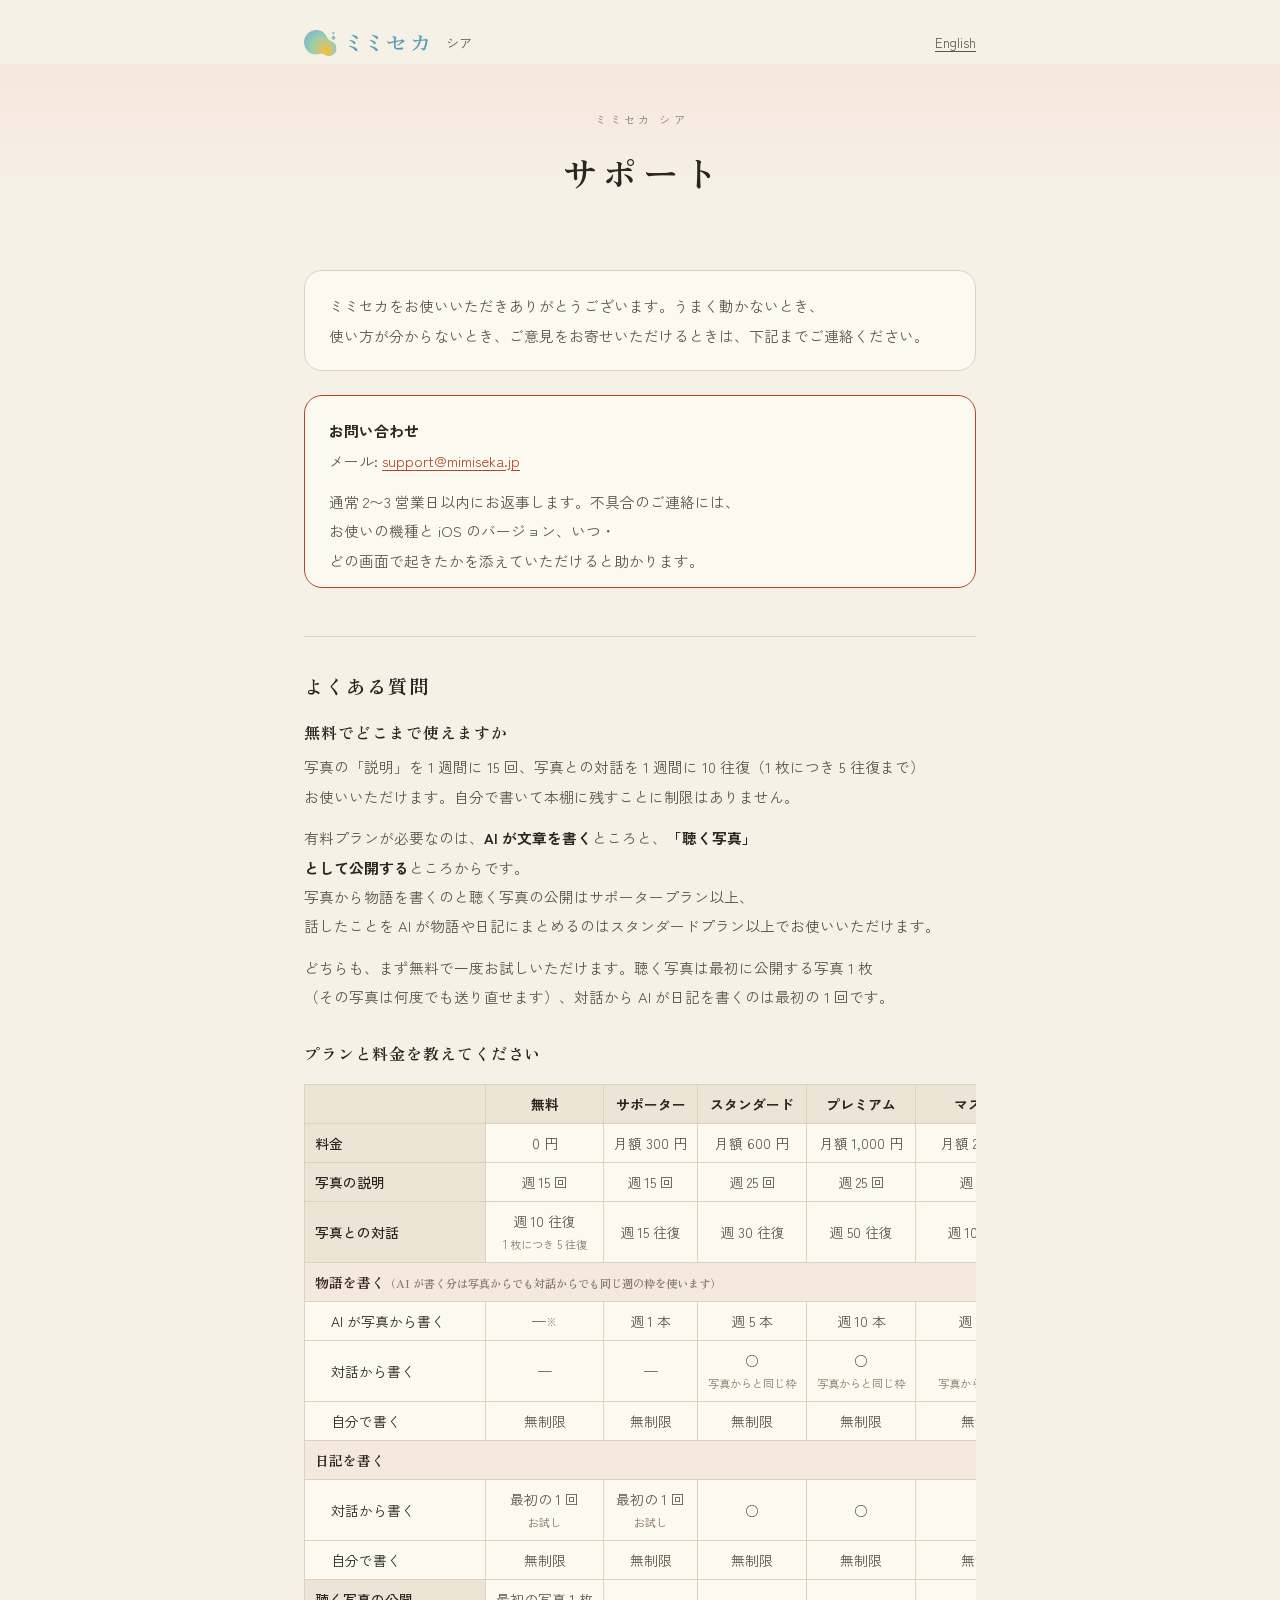
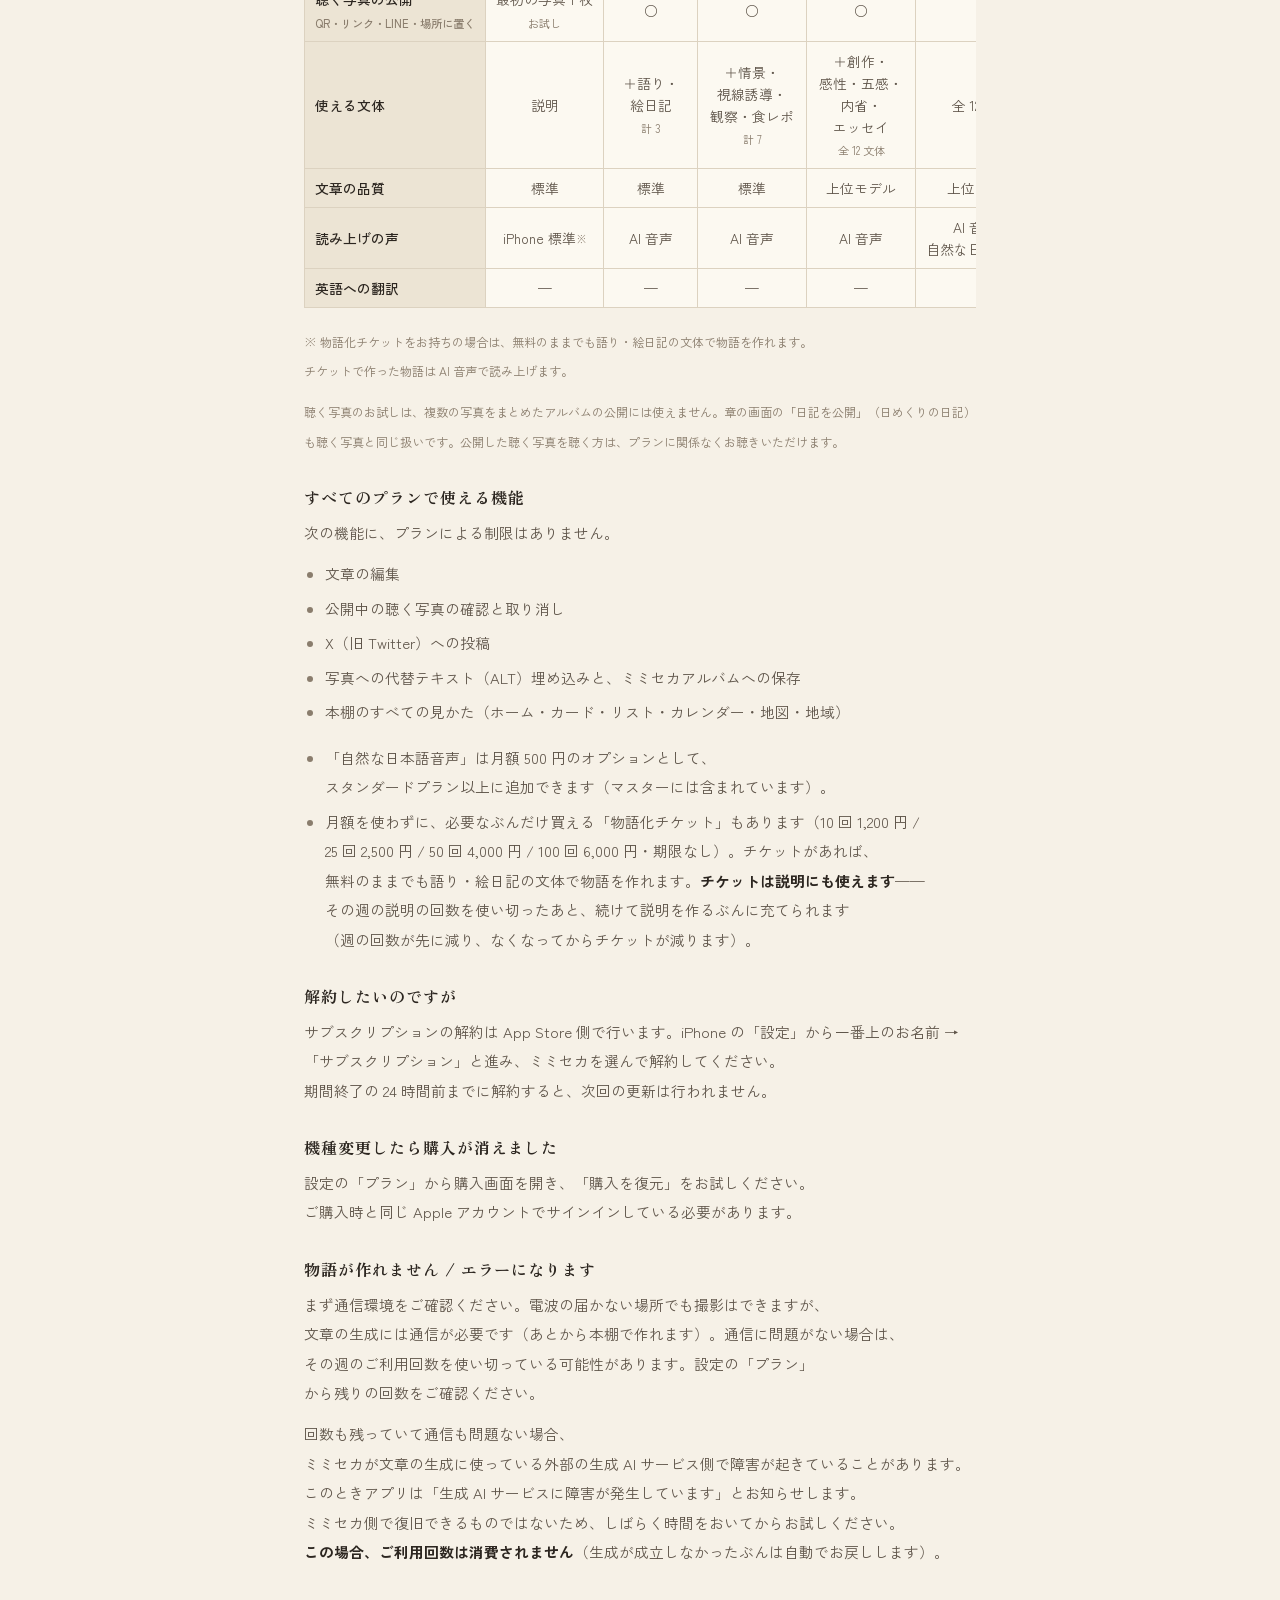
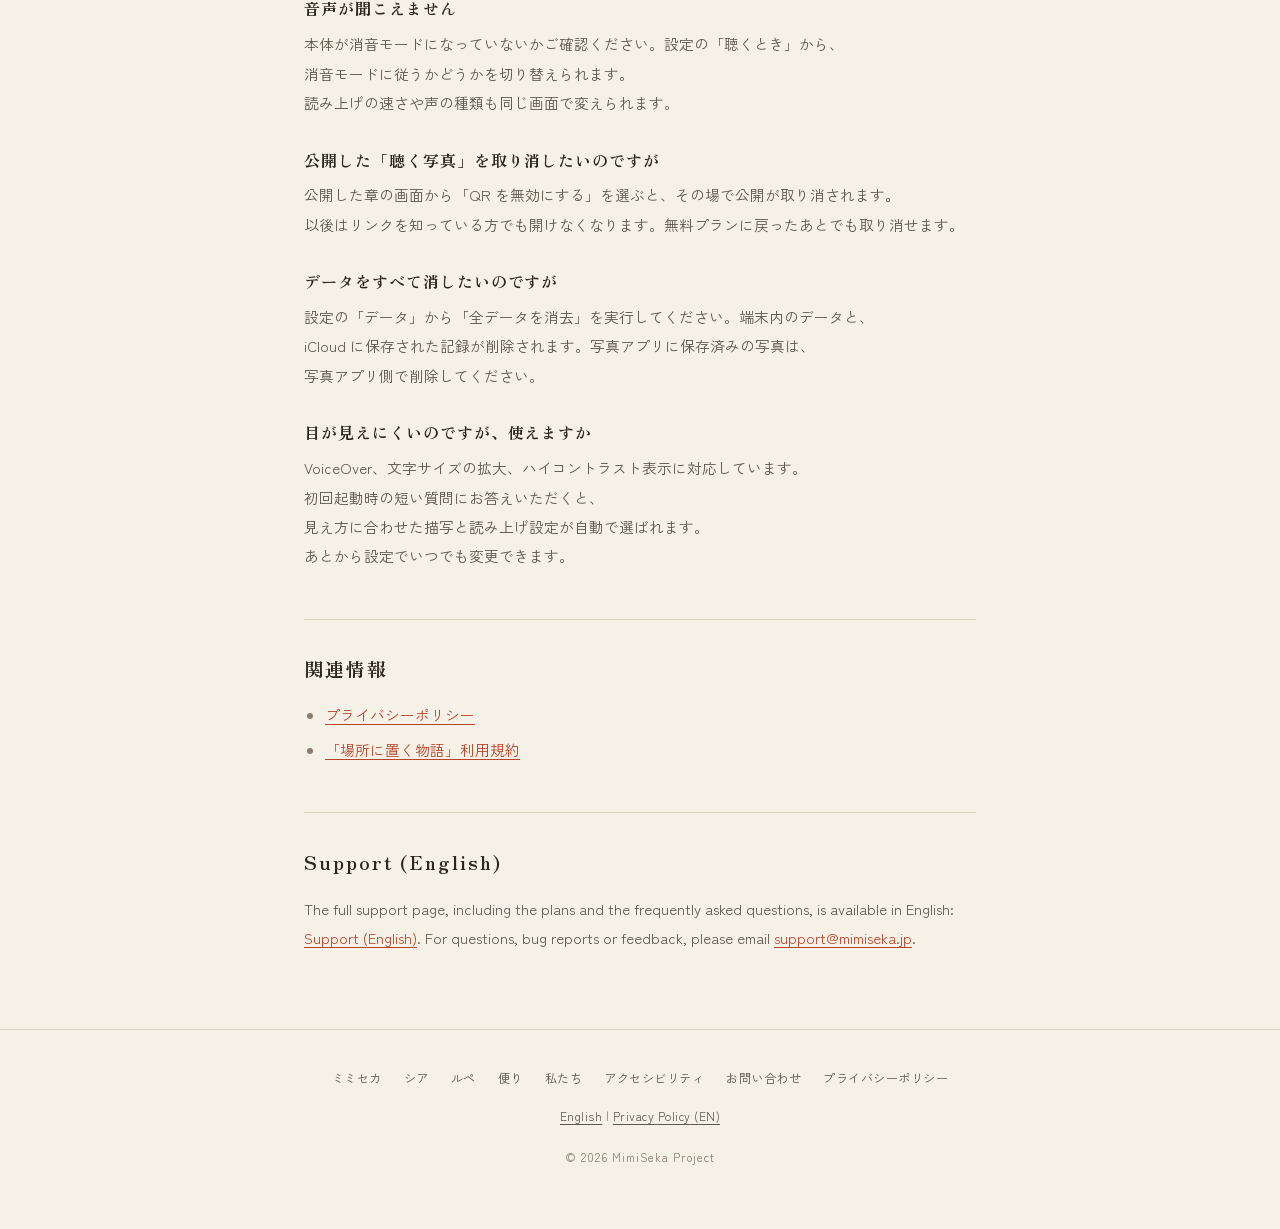
<file: support.html>
<!DOCTYPE html>
<html lang="ja">
<head>
  <meta charset="UTF-8">
  <meta name="viewport" content="width=device-width, initial-scale=1.0">
  <title>サポート | ミミセカ（MimiSeka）</title>
  <link rel="preconnect" href="https://fonts.googleapis.com">
  <link rel="stylesheet" href="https://fonts.googleapis.com/css2?family=Zen+Old+Mincho:wght@500;700&family=Zen+Kaku+Gothic+New:wght@400;500;700&display=swap">
  <link rel="stylesheet" href="style.css?v=20260928">
  <script src="site.js?v=20260928" defer></script>
  <link rel="icon" type="image/png" sizes="64x64" href="brand/favicon.png">
  <link rel="apple-touch-icon" href="brand/apple-touch-icon.png">
  <meta name="theme-color" content="#F6F1E7">
  <link rel="alternate" hreflang="ja" href="https://privacy.mimiseka.jp/support.html">
  <link rel="alternate" hreflang="en" href="https://privacy.mimiseka.jp/support-en.html">
  <link rel="alternate" hreflang="x-default" href="https://privacy.mimiseka.jp/support.html">
</head>
<body>

<a class="skip" href="#main">本文へとばす</a>
<nav class="topbar" aria-label="ページの位置"><a class="home" href="https://mimiseka.jp/"><picture><source srcset="brand/logo-line-dark.png" media="(prefers-color-scheme: dark)"><img src="brand/logo-line.png" alt="ミミセカ" height="26"></picture></a><a href="https://mimiseka.jp/scia/">シア</a><span class="lang"><a href="support-en.html" hreflang="en" lang="en">English</a></span></nav>

<header class="cover">
  <div class="kicker">ミミセカ シア</div>
  <h1>サポート</h1>
</header>

<main id="main" class="frame doc">

  <div class="intro">
    <p>ミミセカをお使いいただきありがとうございます。うまく動かないとき、使い方が分からないとき、ご意見をお寄せいただけるときは、下記までご連絡ください。</p>
  </div>

  <div class="contact">
    <p><strong>お問い合わせ</strong><br>
    メール: <a href="mailto:support@mimiseka.jp">support@mimiseka.jp</a></p>
    <p style="margin-bottom:0">通常 2〜3 営業日以内にお返事します。不具合のご連絡には、お使いの機種と iOS のバージョン、いつ・どの画面で起きたかを添えていただけると助かります。</p>
  </div>

  <h2>よくある質問</h2>

  <h3>無料でどこまで使えますか</h3>
  <p>写真の「説明」を 1 週間に 15 回、写真との対話を 1 週間に 10 往復（1 枚につき 5 往復まで）お使いいただけます。自分で書いて本棚に残すことに制限はありません。</p>
  <p>有料プランが必要なのは、<strong>AI が文章を書く</strong>ところと、<strong>「聴く写真」として公開する</strong>ところからです。写真から物語を書くのと聴く写真の公開はサポータープラン以上、話したことを AI が物語や日記にまとめるのはスタンダードプラン以上でお使いいただけます。</p>
  <p>どちらも、まず無料で一度お試しいただけます。聴く写真は最初に公開する写真 1 枚（その写真は何度でも送り直せます）、対話から AI が日記を書くのは最初の 1 回です。</p>

  <h3>プランと料金を教えてください</h3>
  <div class="table-scroll">
  <table>
    <thead>
      <tr>
        <th></th>
        <th>無料</th>
        <th>サポーター</th>
        <th>スタンダード</th>
        <th>プレミアム</th>
        <th>マスター</th>
      </tr>
    </thead>
    <tbody>
      <tr><th>料金</th><td>0 円</td><td>月額 300 円</td><td>月額 600 円</td><td>月額 1,000 円</td><td>月額 2,000 円</td></tr>
      <tr><th>写真の説明</th><td>週 15 回</td><td>週 15 回</td><td>週 25 回</td><td>週 25 回</td><td>週 25 回</td></tr>
      <tr><th>写真との対話</th><td>週 10 往復<br><small>1 枚につき 5 往復</small></td><td>週 15 往復</td><td>週 30 往復</td><td>週 50 往復</td><td>週 100 往復</td></tr>

      <tr class="group"><th colspan="6">物語を書く<small>（AI が書く分は写真からでも対話からでも同じ週の枠を使います）</small></th></tr>
      <tr><th class="sub">AI が写真から書く</th><td>—<small>※</small></td><td>週 1 本</td><td>週 5 本</td><td>週 10 本</td><td>週 10 本</td></tr>
      <tr><th class="sub">対話から書く</th><td>—</td><td>—</td><td>○<br><small>写真からと同じ枠</small></td><td>○<br><small>写真からと同じ枠</small></td><td>○<br><small>写真からと同じ枠</small></td></tr>
      <tr><th class="sub">自分で書く</th><td>無制限</td><td>無制限</td><td>無制限</td><td>無制限</td><td>無制限</td></tr>

      <tr class="group"><th colspan="6">日記を書く</th></tr>
      <tr><th class="sub">対話から書く</th><td>最初の 1 回<br><small>お試し</small></td><td>最初の 1 回<br><small>お試し</small></td><td>○</td><td>○</td><td>○</td></tr>
      <tr><th class="sub">自分で書く</th><td>無制限</td><td>無制限</td><td>無制限</td><td>無制限</td><td>無制限</td></tr>

      <tr><th>聴く写真の公開<br><small>QR・リンク・LINE・場所に置く</small></th><td>最初の写真 1 枚<br><small>お試し</small></td><td>○</td><td>○</td><td>○</td><td>○</td></tr>
      <tr><th>使える文体</th><td>説明</td><td>＋語り・絵日記<br><small>計 3</small></td><td>＋情景・視線誘導・観察・食レポ<br><small>計 7</small></td><td>＋創作・感性・五感・内省・エッセイ<br><small>全 12 文体</small></td><td>全 12 文体</td></tr>
      <tr><th>文章の品質</th><td>標準</td><td>標準</td><td>標準</td><td>上位モデル</td><td>上位モデル</td></tr>
      <tr><th>読み上げの声</th><td>iPhone 標準<small>※</small></td><td>AI 音声</td><td>AI 音声</td><td>AI 音声</td><td>AI 音声＋<br>自然な日本語音声</td></tr>
      <tr><th>英語への翻訳</th><td>—</td><td>—</td><td>—</td><td>—</td><td>○</td></tr>
    </tbody>
  </table>
  </div>
  <p><small>※ 物語化チケットをお持ちの場合は、無料のままでも語り・絵日記の文体で物語を作れます。チケットで作った物語は AI 音声で読み上げます。</small></p>
  <p><small>聴く写真のお試しは、複数の写真をまとめたアルバムの公開には使えません。章の画面の「日記を公開」（日めくりの日記）も聴く写真と同じ扱いです。公開した聴く写真を聴く方は、プランに関係なくお聴きいただけます。</small></p>

  <h3>すべてのプランで使える機能</h3>
  <p>次の機能に、プランによる制限はありません。</p>
  <ul>
    <li>文章の編集</li>
    <li>公開中の聴く写真の確認と取り消し</li>
    <li>X（旧 Twitter）への投稿</li>
    <li>写真への代替テキスト（ALT）埋め込みと、ミミセカアルバムへの保存</li>
    <li>本棚のすべての見かた（ホーム・カード・リスト・カレンダー・地図・地域）</li>
  </ul>
  <ul>
    <li>「自然な日本語音声」は月額 500 円のオプションとして、スタンダードプラン以上に追加できます（マスターには含まれています）。</li>
    <li>月額を使わずに、必要なぶんだけ買える「物語化チケット」もあります（10 回 1,200 円 / 25 回 2,500 円 / 50 回 4,000 円 / 100 回 6,000 円・期限なし）。チケットがあれば、無料のままでも語り・絵日記の文体で物語を作れます。<strong>チケットは説明にも使えます</strong>——その週の説明の回数を使い切ったあと、続けて説明を作るぶんに充てられます（週の回数が先に減り、なくなってからチケットが減ります）。</li>
  </ul>

  <h3>解約したいのですが</h3>
  <p>サブスクリプションの解約は App Store 側で行います。iPhone の「設定」から一番上のお名前 →「サブスクリプション」と進み、ミミセカを選んで解約してください。期間終了の 24 時間前までに解約すると、次回の更新は行われません。</p>

  <h3>機種変更したら購入が消えました</h3>
  <p>設定の「プラン」から購入画面を開き、「購入を復元」をお試しください。ご購入時と同じ Apple アカウントでサインインしている必要があります。</p>

  <h3>物語が作れません / エラーになります</h3>
  <p>まず通信環境をご確認ください。電波の届かない場所でも撮影はできますが、文章の生成には通信が必要です（あとから本棚で作れます）。通信に問題がない場合は、その週のご利用回数を使い切っている可能性があります。設定の「プラン」から残りの回数をご確認ください。</p>
  <p>回数も残っていて通信も問題ない場合、ミミセカが文章の生成に使っている外部の生成 AI サービス側で障害が起きていることがあります。このときアプリは「生成 AI サービスに障害が発生しています」とお知らせします。ミミセカ側で復旧できるものではないため、しばらく時間をおいてからお試しください。<strong>この場合、ご利用回数は消費されません</strong>（生成が成立しなかったぶんは自動でお戻しします）。</p>

  <h3>音声が聞こえません</h3>
  <p>本体が消音モードになっていないかご確認ください。設定の「聴くとき」から、消音モードに従うかどうかを切り替えられます。読み上げの速さや声の種類も同じ画面で変えられます。</p>

  <h3>公開した「聴く写真」を取り消したいのですが</h3>
  <p>公開した章の画面から「QR を無効にする」を選ぶと、その場で公開が取り消されます。以後はリンクを知っている方でも開けなくなります。無料プランに戻ったあとでも取り消せます。</p>

  <h3>データをすべて消したいのですが</h3>
  <p>設定の「データ」から「全データを消去」を実行してください。端末内のデータと、iCloud に保存された記録が削除されます。写真アプリに保存済みの写真は、写真アプリ側で削除してください。</p>

  <h3>目が見えにくいのですが、使えますか</h3>
  <p>VoiceOver、文字サイズの拡大、ハイコントラスト表示に対応しています。初回起動時の短い質問にお答えいただくと、見え方に合わせた描写と読み上げ設定が自動で選ばれます。あとから設定でいつでも変更できます。</p>

  <h2>関連情報</h2>
  <ul>
    <li><a href="ja.html">プライバシーポリシー</a></li>
    <li><a href="terms.html">「場所に置く物語」利用規約</a></li>
  </ul>

  <h2 id="en" lang="en">Support (English)</h2>
  <p lang="en">The full support page, including the plans and the frequently asked questions, is available in English: <a href="support-en.html" hreflang="en">Support (English)</a>. For questions, bug reports or feedback, please email <a href="mailto:support@mimiseka.jp">support@mimiseka.jp</a>.</p>

</main>

<footer>
  <div class="links">
    <a href="https://mimiseka.jp/">ミミセカ</a>
    <a href="https://mimiseka.jp/scia/">シア</a>
    <a href="https://mimiseka.jp/lupe/">ルペ</a>
    <a href="https://mimiseka.jp/news.html">便り</a>
    <a href="https://mimiseka.jp/about.html">私たち</a>
    <a href="https://mimiseka.jp/accessibility.html">アクセシビリティ</a>
    <a href="https://mimiseka.jp/contact.html">お問い合わせ</a>
    <a href="https://privacy.mimiseka.jp">プライバシーポリシー</a>
  </div>
  <p class="lang"><a href="support-en.html" hreflang="en" lang="en">English</a> | <a href="en.html">Privacy Policy (EN)</a></p>
  <p class="copyright">&copy; 2026 MimiSeka Project</p>
</footer>
</body>
</html>
</file>
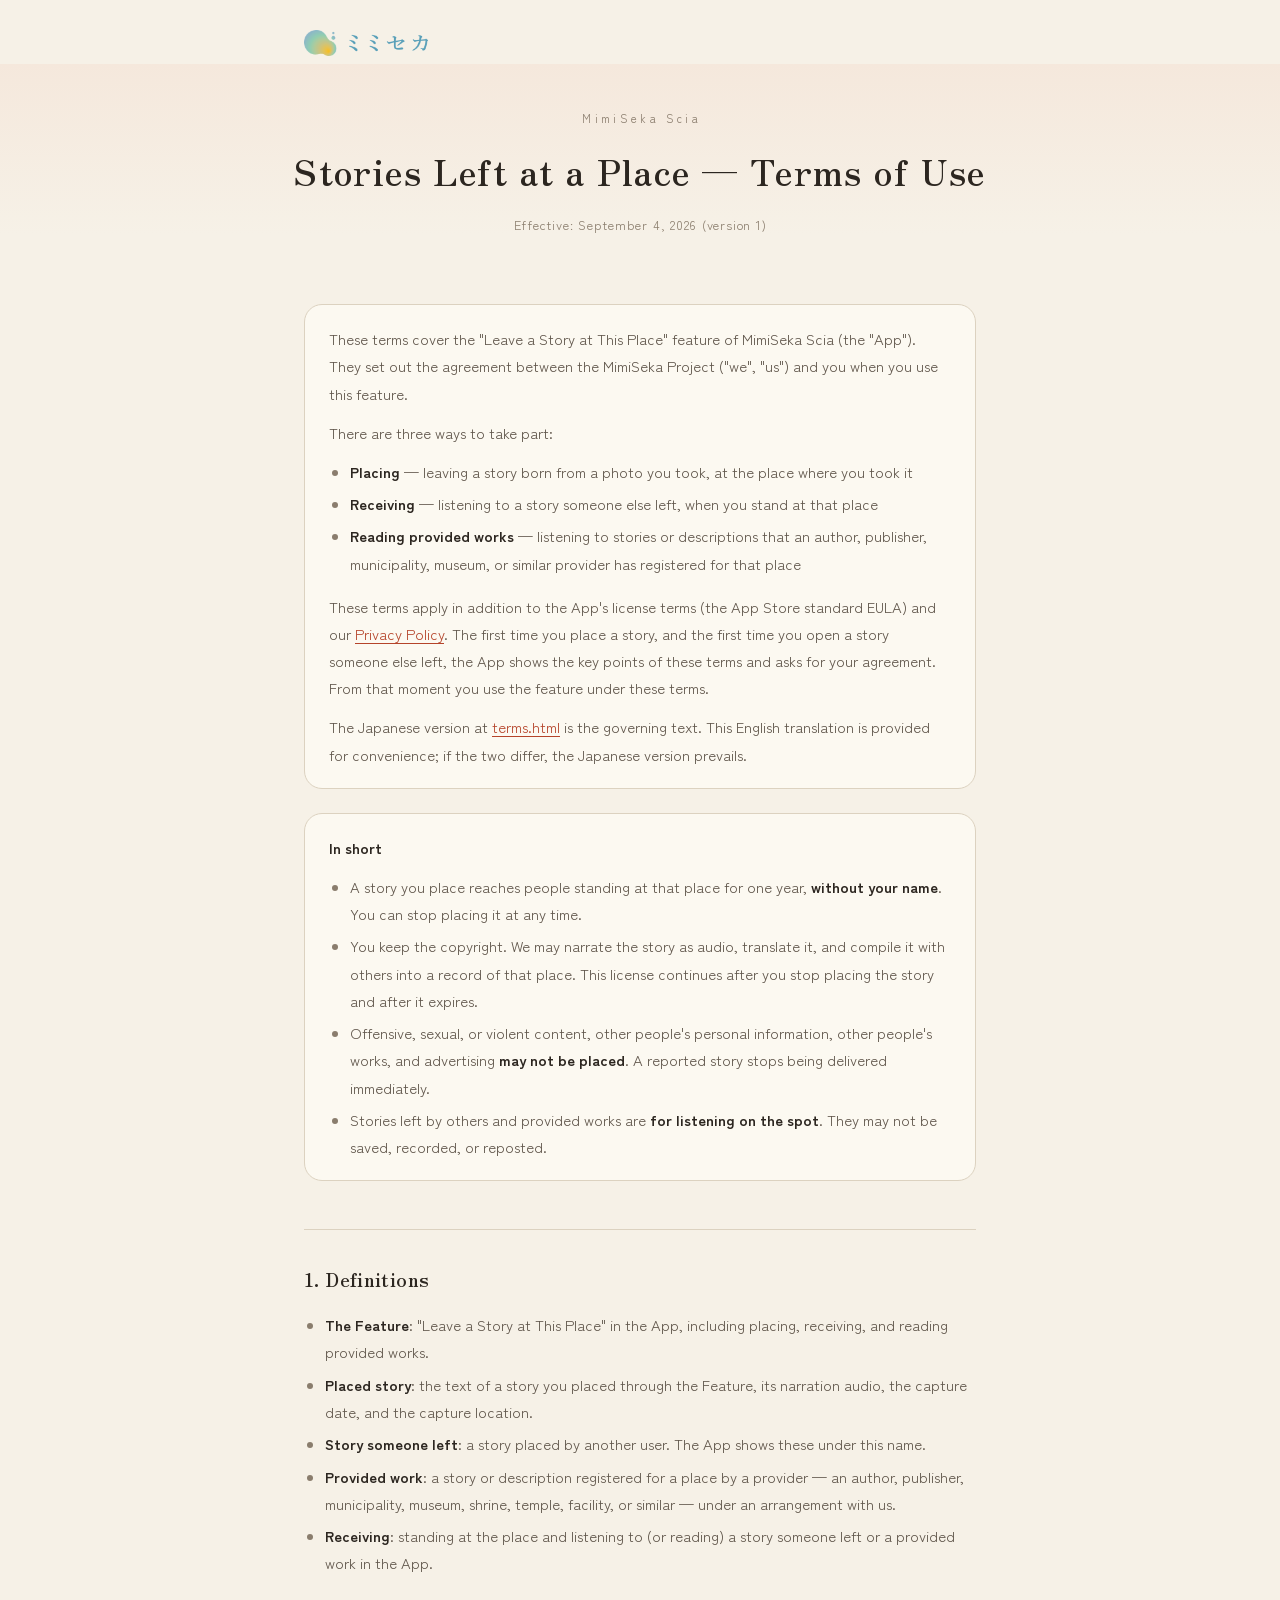
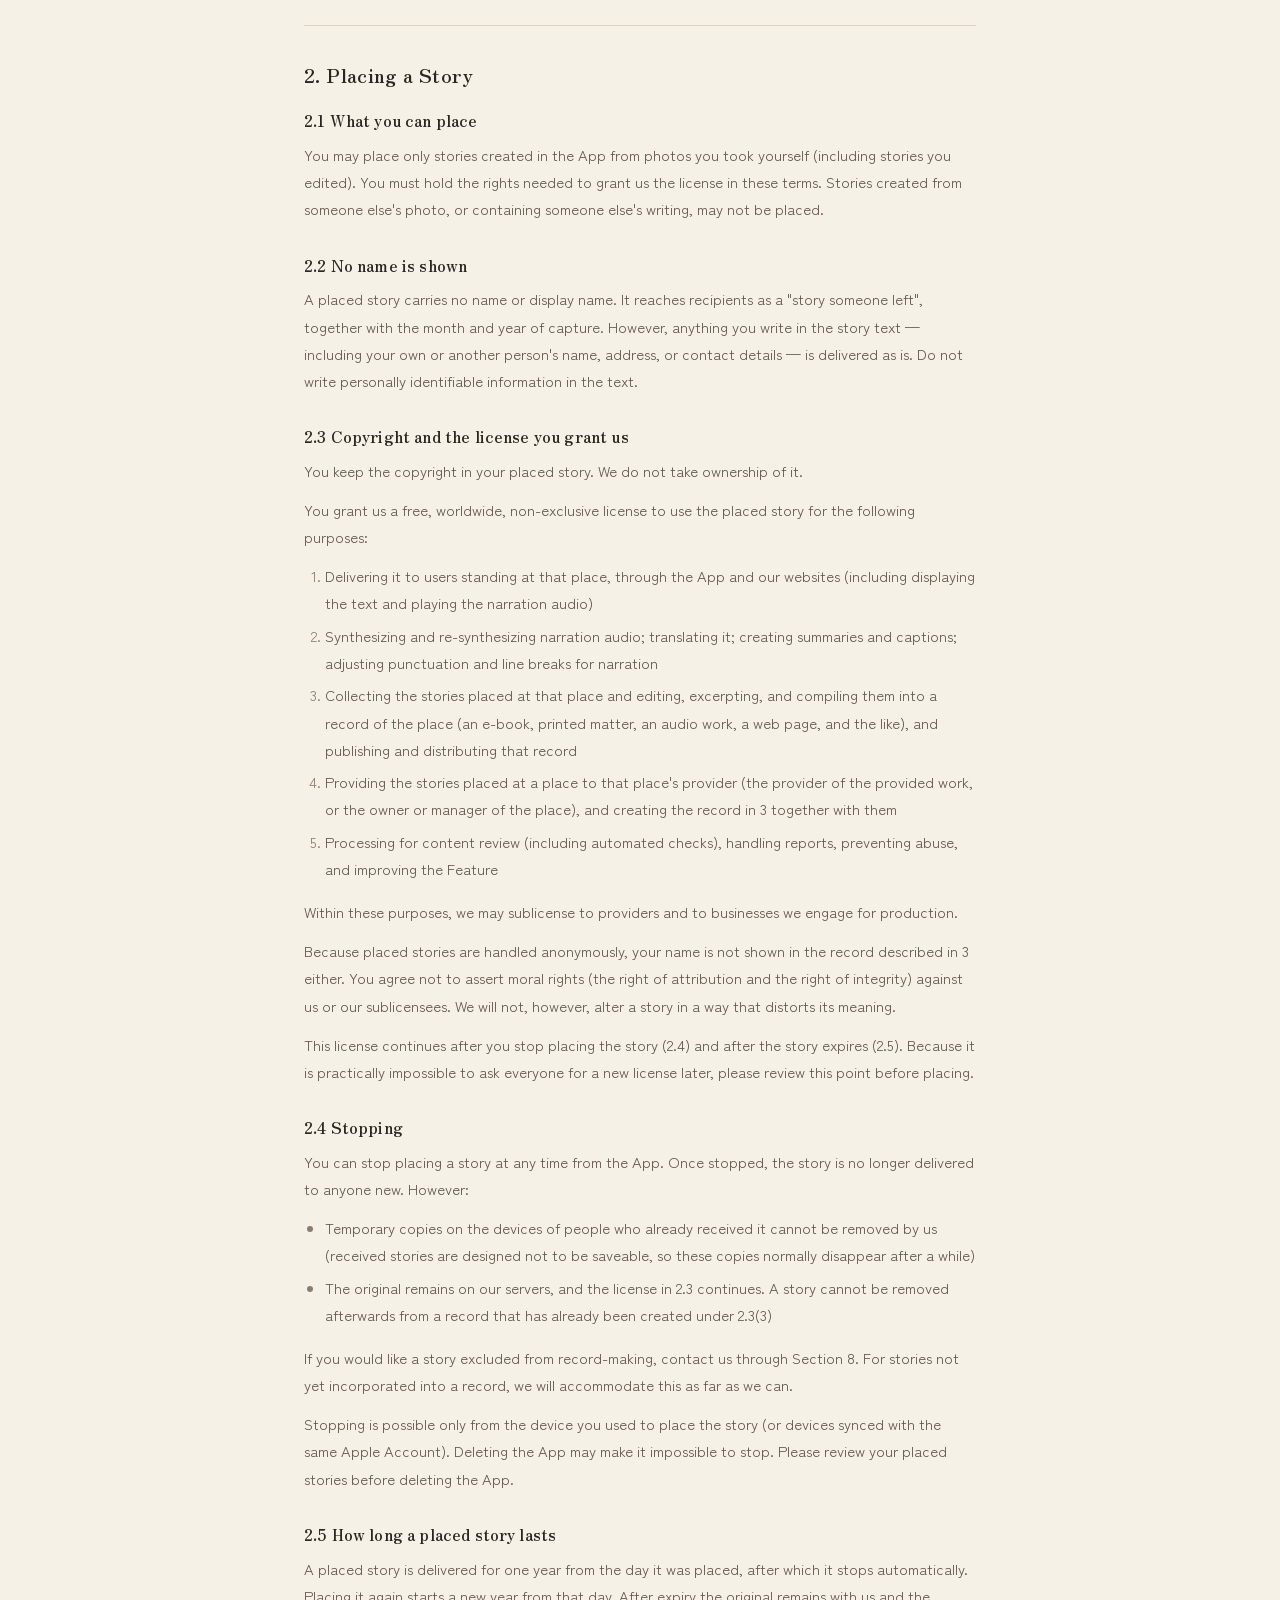
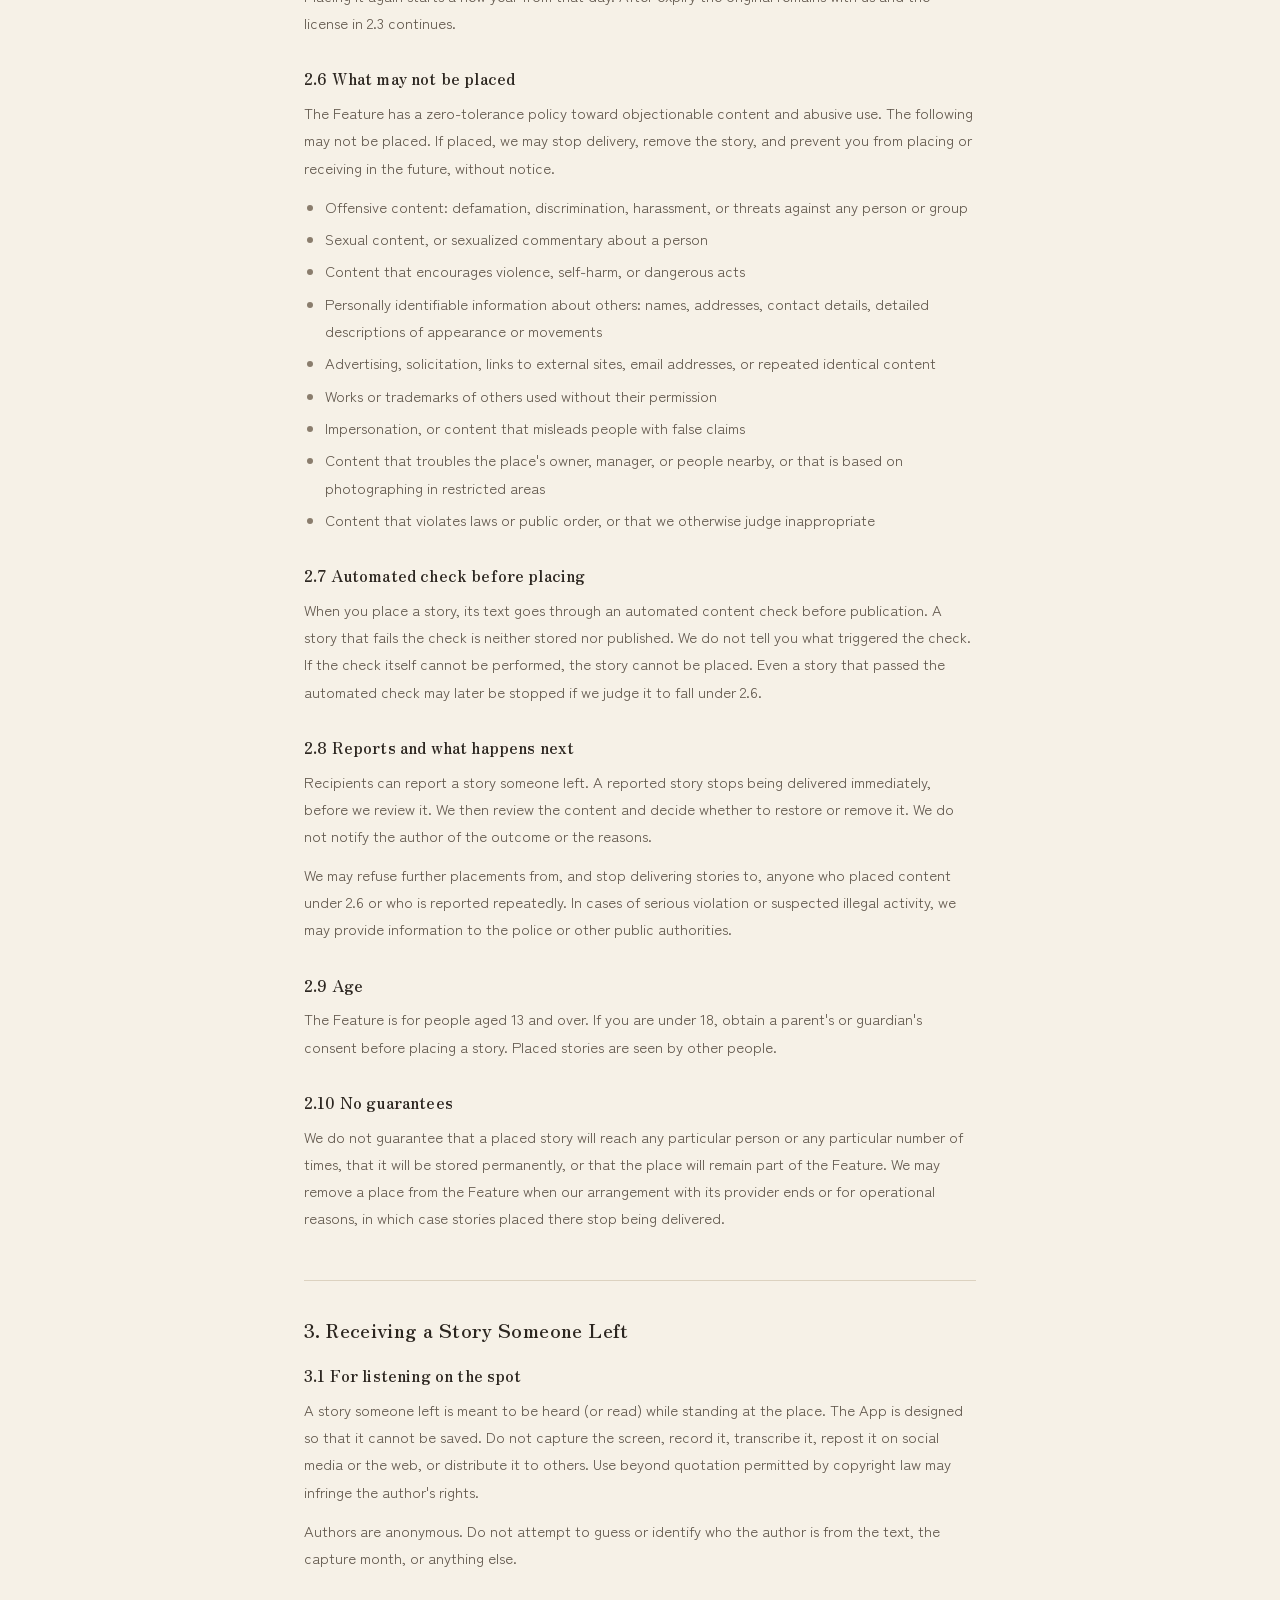
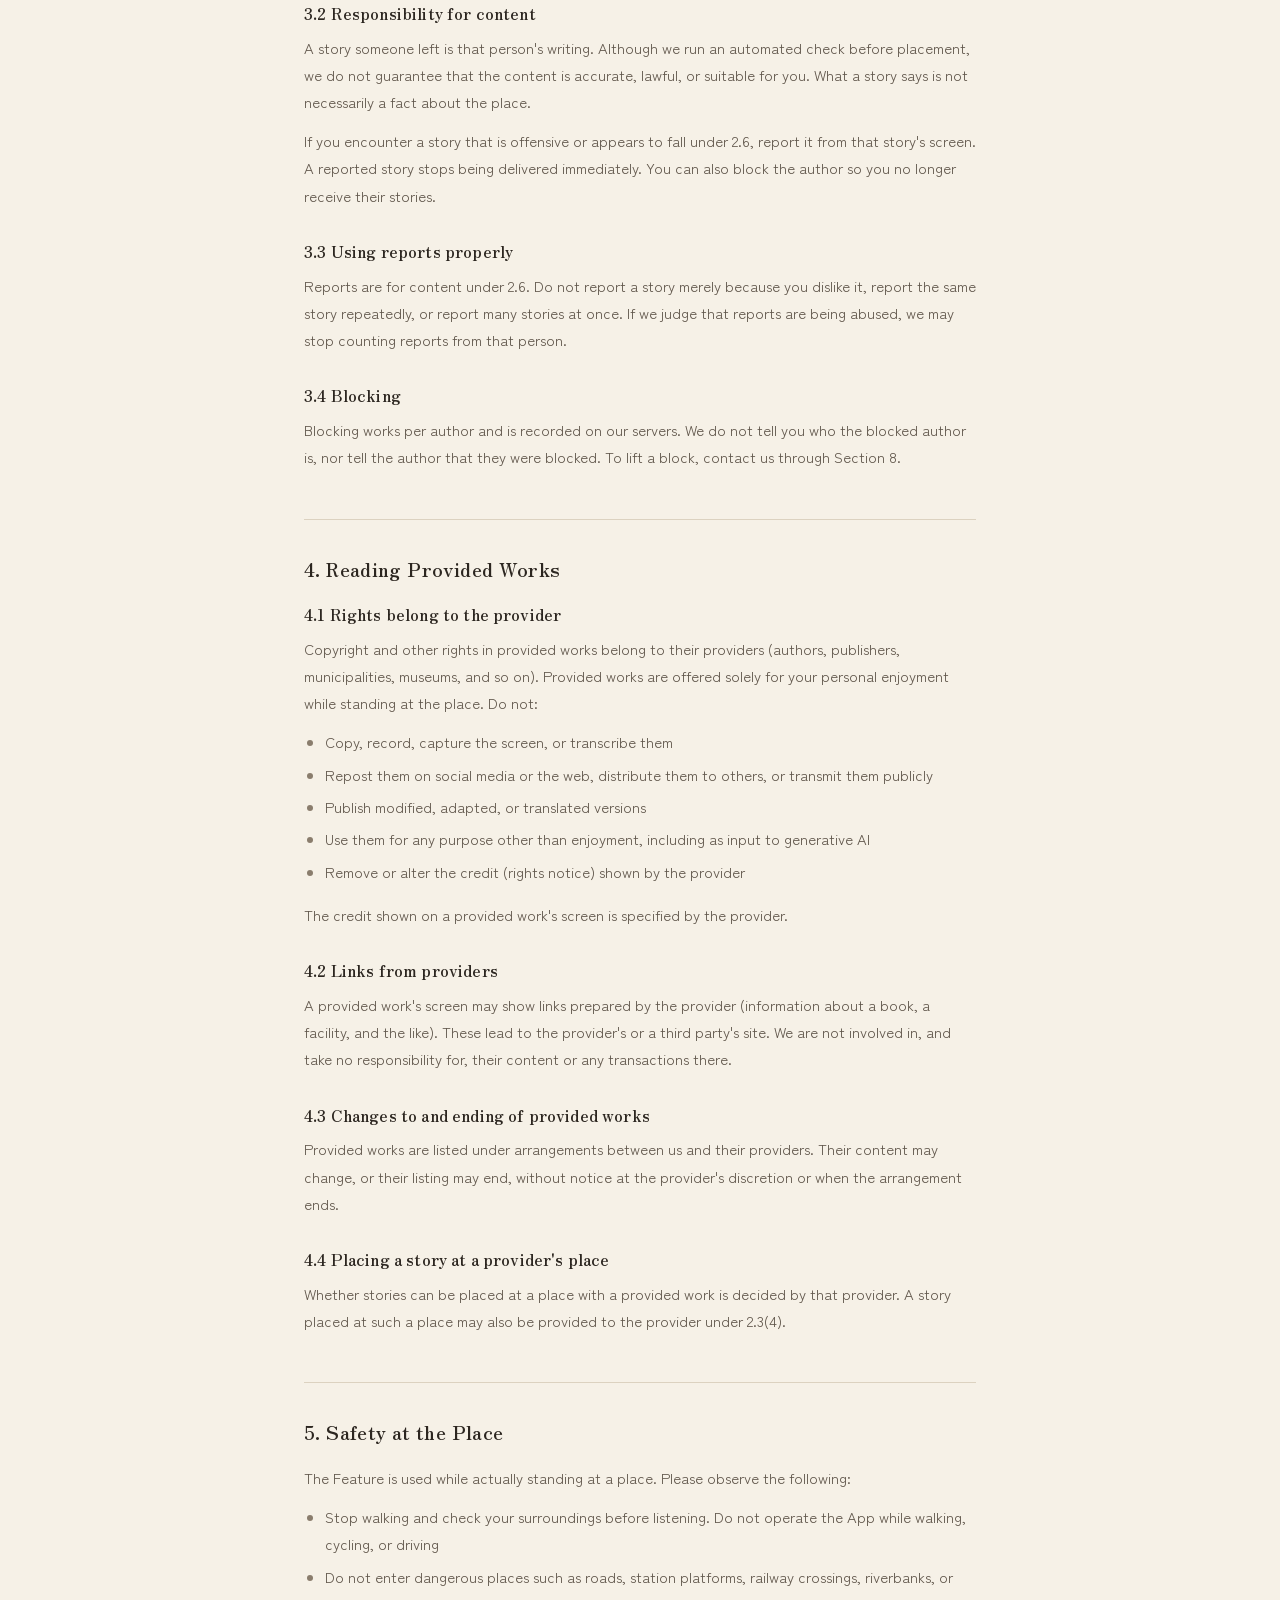
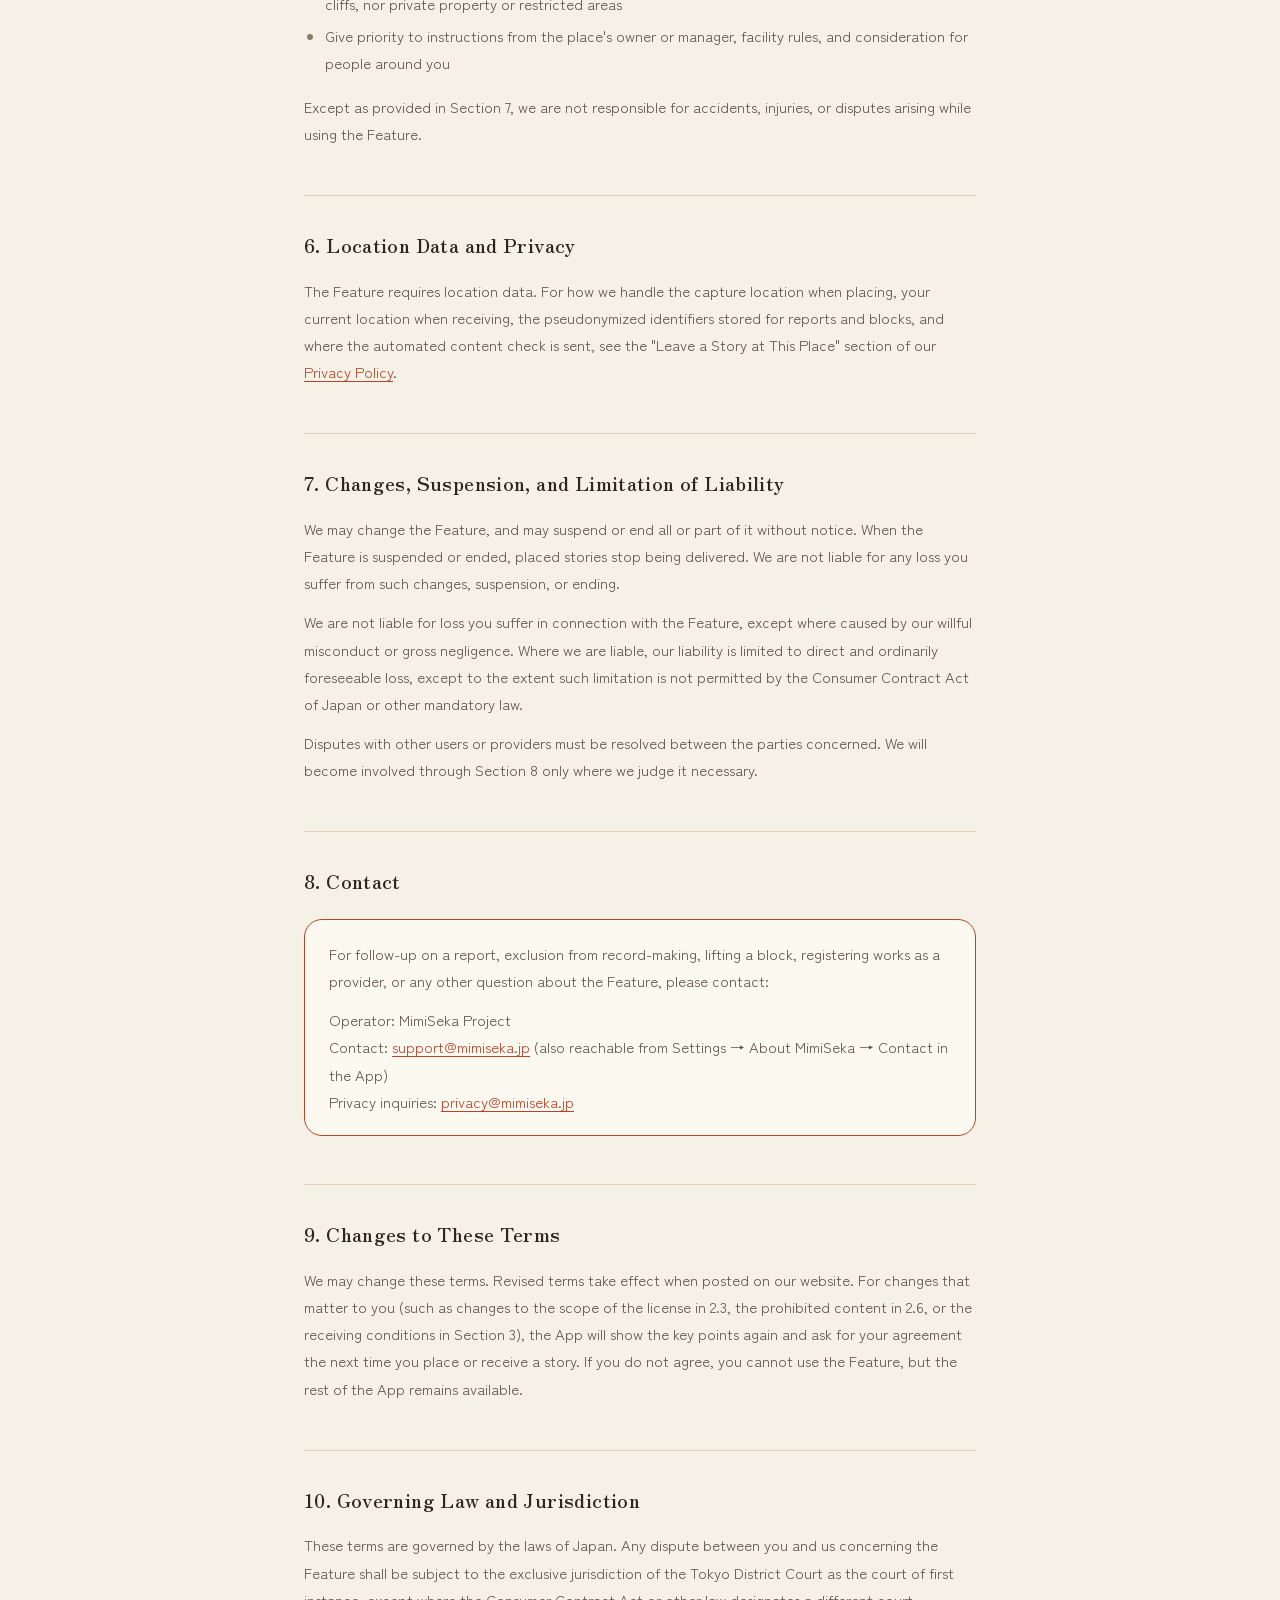
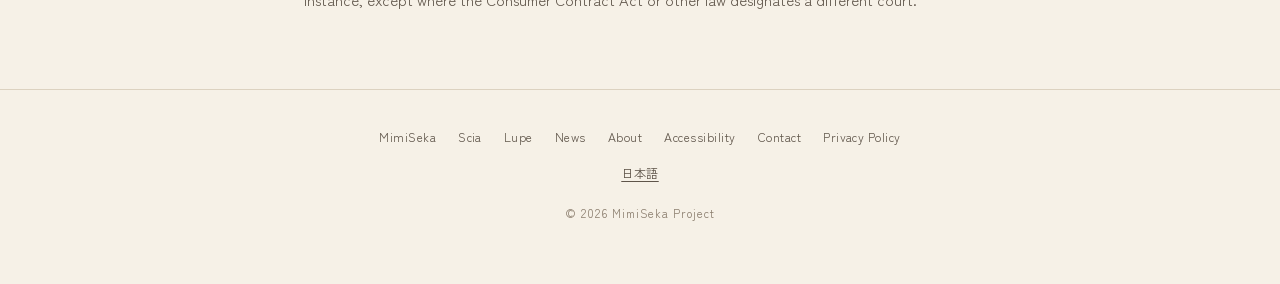
<file: terms-en.html>
<!DOCTYPE html>
<html lang="en">
<head>
  <meta charset="UTF-8">
  <meta name="viewport" content="width=device-width, initial-scale=1.0">
  <title>Stories Left at a Place — Terms | MimiSeka</title>
  <link rel="preconnect" href="https://fonts.googleapis.com">
  <link rel="stylesheet" href="https://fonts.googleapis.com/css2?family=Zen+Old+Mincho:wght@500;700&family=Zen+Kaku+Gothic+New:wght@400;500;700&display=swap">
  <link rel="stylesheet" href="style.css?v=20260928">
  <link rel="icon" type="image/png" sizes="64x64" href="brand/favicon.png">
  <link rel="apple-touch-icon" href="brand/apple-touch-icon.png">
  <meta name="theme-color" content="#F6F1E7">
</head>
<body>

<a class="skip" href="#main">Skip to content</a>
<nav class="topbar" aria-label="Site"><a class="home" href="https://mimiseka.jp/"><picture><source srcset="brand/logo-line-dark.png" media="(prefers-color-scheme: dark)"><img src="brand/logo-line.png" alt="MimiSeka" height="26"></picture></a></nav>

<header class="cover">
  <div class="kicker">MimiSeka Scia</div>
  <h1>Stories Left at a Place — Terms of Use</h1>
  <p class="updated">Effective: September 4, 2026 (version 1)</p>
</header>

<main id="main" class="frame doc">

  <div class="intro">
    <p>These terms cover the "Leave a Story at This Place" feature of MimiSeka Scia (the "App"). They set out the agreement between the MimiSeka Project ("we", "us") and you when you use this feature.</p>
    <p>There are three ways to take part:</p>
    <ul>
      <li><strong>Placing</strong> — leaving a story born from a photo you took, at the place where you took it</li>
      <li><strong>Receiving</strong> — listening to a story someone else left, when you stand at that place</li>
      <li><strong>Reading provided works</strong> — listening to stories or descriptions that an author, publisher, municipality, museum, or similar provider has registered for that place</li>
    </ul>
    <p>These terms apply in addition to the App's license terms (the App Store standard EULA) and our <a href="en.html">Privacy Policy</a>. The first time you place a story, and the first time you open a story someone else left, the App shows the key points of these terms and asks for your agreement. From that moment you use the feature under these terms.</p>
    <p>The Japanese version at <a href="terms.html">terms.html</a> is the governing text. This English translation is provided for convenience; if the two differ, the Japanese version prevails.</p>
  </div>

  <div class="summary">
    <p><strong>In short</strong></p>
    <ul>
      <li>A story you place reaches people standing at that place for one year, <strong>without your name</strong>. You can stop placing it at any time.</li>
      <li>You keep the copyright. We may narrate the story as audio, translate it, and compile it with others into a record of that place. This license continues after you stop placing the story and after it expires.</li>
      <li>Offensive, sexual, or violent content, other people's personal information, other people's works, and advertising <strong>may not be placed</strong>. A reported story stops being delivered immediately.</li>
      <li>Stories left by others and provided works are <strong>for listening on the spot</strong>. They may not be saved, recorded, or reposted.</li>
    </ul>
  </div>

  <h2>1. Definitions</h2>
  <ul>
    <li><strong>The Feature</strong>: "Leave a Story at This Place" in the App, including placing, receiving, and reading provided works.</li>
    <li><strong>Placed story</strong>: the text of a story you placed through the Feature, its narration audio, the capture date, and the capture location.</li>
    <li><strong>Story someone left</strong>: a story placed by another user. The App shows these under this name.</li>
    <li><strong>Provided work</strong>: a story or description registered for a place by a provider — an author, publisher, municipality, museum, shrine, temple, facility, or similar — under an arrangement with us.</li>
    <li><strong>Receiving</strong>: standing at the place and listening to (or reading) a story someone left or a provided work in the App.</li>
  </ul>

  <h2>2. Placing a Story</h2>

  <h3>2.1 What you can place</h3>
  <p>You may place only stories created in the App from photos you took yourself (including stories you edited). You must hold the rights needed to grant us the license in these terms. Stories created from someone else's photo, or containing someone else's writing, may not be placed.</p>

  <h3>2.2 No name is shown</h3>
  <p>A placed story carries no name or display name. It reaches recipients as a "story someone left", together with the month and year of capture. However, anything you write in the story text — including your own or another person's name, address, or contact details — is delivered as is. Do not write personally identifiable information in the text.</p>

  <h3>2.3 Copyright and the license you grant us</h3>
  <p>You keep the copyright in your placed story. We do not take ownership of it.</p>
  <p>You grant us a free, worldwide, non-exclusive license to use the placed story for the following purposes:</p>
  <ol>
    <li>Delivering it to users standing at that place, through the App and our websites (including displaying the text and playing the narration audio)</li>
    <li>Synthesizing and re-synthesizing narration audio; translating it; creating summaries and captions; adjusting punctuation and line breaks for narration</li>
    <li>Collecting the stories placed at that place and editing, excerpting, and compiling them into a record of the place (an e-book, printed matter, an audio work, a web page, and the like), and publishing and distributing that record</li>
    <li>Providing the stories placed at a place to that place's provider (the provider of the provided work, or the owner or manager of the place), and creating the record in 3 together with them</li>
    <li>Processing for content review (including automated checks), handling reports, preventing abuse, and improving the Feature</li>
  </ol>
  <p>Within these purposes, we may sublicense to providers and to businesses we engage for production.</p>
  <p>Because placed stories are handled anonymously, your name is not shown in the record described in 3 either. You agree not to assert moral rights (the right of attribution and the right of integrity) against us or our sublicensees. We will not, however, alter a story in a way that distorts its meaning.</p>
  <p>This license continues after you stop placing the story (2.4) and after the story expires (2.5). Because it is practically impossible to ask everyone for a new license later, please review this point before placing.</p>

  <h3>2.4 Stopping</h3>
  <p>You can stop placing a story at any time from the App. Once stopped, the story is no longer delivered to anyone new. However:</p>
  <ul>
    <li>Temporary copies on the devices of people who already received it cannot be removed by us (received stories are designed not to be saveable, so these copies normally disappear after a while)</li>
    <li>The original remains on our servers, and the license in 2.3 continues. A story cannot be removed afterwards from a record that has already been created under 2.3(3)</li>
  </ul>
  <p>If you would like a story excluded from record-making, contact us through Section 8. For stories not yet incorporated into a record, we will accommodate this as far as we can.</p>
  <p>Stopping is possible only from the device you used to place the story (or devices synced with the same Apple Account). Deleting the App may make it impossible to stop. Please review your placed stories before deleting the App.</p>

  <h3>2.5 How long a placed story lasts</h3>
  <p>A placed story is delivered for one year from the day it was placed, after which it stops automatically. Placing it again starts a new year from that day. After expiry the original remains with us and the license in 2.3 continues.</p>

  <h3>2.6 What may not be placed</h3>
  <p>The Feature has a zero-tolerance policy toward objectionable content and abusive use. The following may not be placed. If placed, we may stop delivery, remove the story, and prevent you from placing or receiving in the future, without notice.</p>
  <ul>
    <li>Offensive content: defamation, discrimination, harassment, or threats against any person or group</li>
    <li>Sexual content, or sexualized commentary about a person</li>
    <li>Content that encourages violence, self-harm, or dangerous acts</li>
    <li>Personally identifiable information about others: names, addresses, contact details, detailed descriptions of appearance or movements</li>
    <li>Advertising, solicitation, links to external sites, email addresses, or repeated identical content</li>
    <li>Works or trademarks of others used without their permission</li>
    <li>Impersonation, or content that misleads people with false claims</li>
    <li>Content that troubles the place's owner, manager, or people nearby, or that is based on photographing in restricted areas</li>
    <li>Content that violates laws or public order, or that we otherwise judge inappropriate</li>
  </ul>

  <h3>2.7 Automated check before placing</h3>
  <p>When you place a story, its text goes through an automated content check before publication. A story that fails the check is neither stored nor published. We do not tell you what triggered the check. If the check itself cannot be performed, the story cannot be placed. Even a story that passed the automated check may later be stopped if we judge it to fall under 2.6.</p>

  <h3>2.8 Reports and what happens next</h3>
  <p>Recipients can report a story someone left. A reported story stops being delivered immediately, before we review it. We then review the content and decide whether to restore or remove it. We do not notify the author of the outcome or the reasons.</p>
  <p>We may refuse further placements from, and stop delivering stories to, anyone who placed content under 2.6 or who is reported repeatedly. In cases of serious violation or suspected illegal activity, we may provide information to the police or other public authorities.</p>

  <h3>2.9 Age</h3>
  <p>The Feature is for people aged 13 and over. If you are under 18, obtain a parent's or guardian's consent before placing a story. Placed stories are seen by other people.</p>

  <h3>2.10 No guarantees</h3>
  <p>We do not guarantee that a placed story will reach any particular person or any particular number of times, that it will be stored permanently, or that the place will remain part of the Feature. We may remove a place from the Feature when our arrangement with its provider ends or for operational reasons, in which case stories placed there stop being delivered.</p>

  <h2>3. Receiving a Story Someone Left</h2>

  <h3>3.1 For listening on the spot</h3>
  <p>A story someone left is meant to be heard (or read) while standing at the place. The App is designed so that it cannot be saved. Do not capture the screen, record it, transcribe it, repost it on social media or the web, or distribute it to others. Use beyond quotation permitted by copyright law may infringe the author's rights.</p>
  <p>Authors are anonymous. Do not attempt to guess or identify who the author is from the text, the capture month, or anything else.</p>

  <h3>3.2 Responsibility for content</h3>
  <p>A story someone left is that person's writing. Although we run an automated check before placement, we do not guarantee that the content is accurate, lawful, or suitable for you. What a story says is not necessarily a fact about the place.</p>
  <p>If you encounter a story that is offensive or appears to fall under 2.6, report it from that story's screen. A reported story stops being delivered immediately. You can also block the author so you no longer receive their stories.</p>

  <h3>3.3 Using reports properly</h3>
  <p>Reports are for content under 2.6. Do not report a story merely because you dislike it, report the same story repeatedly, or report many stories at once. If we judge that reports are being abused, we may stop counting reports from that person.</p>

  <h3>3.4 Blocking</h3>
  <p>Blocking works per author and is recorded on our servers. We do not tell you who the blocked author is, nor tell the author that they were blocked. To lift a block, contact us through Section 8.</p>

  <h2>4. Reading Provided Works</h2>

  <h3>4.1 Rights belong to the provider</h3>
  <p>Copyright and other rights in provided works belong to their providers (authors, publishers, municipalities, museums, and so on). Provided works are offered solely for your personal enjoyment while standing at the place. Do not:</p>
  <ul>
    <li>Copy, record, capture the screen, or transcribe them</li>
    <li>Repost them on social media or the web, distribute them to others, or transmit them publicly</li>
    <li>Publish modified, adapted, or translated versions</li>
    <li>Use them for any purpose other than enjoyment, including as input to generative AI</li>
    <li>Remove or alter the credit (rights notice) shown by the provider</li>
  </ul>
  <p>The credit shown on a provided work's screen is specified by the provider.</p>

  <h3>4.2 Links from providers</h3>
  <p>A provided work's screen may show links prepared by the provider (information about a book, a facility, and the like). These lead to the provider's or a third party's site. We are not involved in, and take no responsibility for, their content or any transactions there.</p>

  <h3>4.3 Changes to and ending of provided works</h3>
  <p>Provided works are listed under arrangements between us and their providers. Their content may change, or their listing may end, without notice at the provider's discretion or when the arrangement ends.</p>

  <h3>4.4 Placing a story at a provider's place</h3>
  <p>Whether stories can be placed at a place with a provided work is decided by that provider. A story placed at such a place may also be provided to the provider under 2.3(4).</p>

  <h2>5. Safety at the Place</h2>
  <p>The Feature is used while actually standing at a place. Please observe the following:</p>
  <ul>
    <li>Stop walking and check your surroundings before listening. Do not operate the App while walking, cycling, or driving</li>
    <li>Do not enter dangerous places such as roads, station platforms, railway crossings, riverbanks, or cliffs, nor private property or restricted areas</li>
    <li>Give priority to instructions from the place's owner or manager, facility rules, and consideration for people around you</li>
  </ul>
  <p>Except as provided in Section 7, we are not responsible for accidents, injuries, or disputes arising while using the Feature.</p>

  <h2>6. Location Data and Privacy</h2>
  <p>The Feature requires location data. For how we handle the capture location when placing, your current location when receiving, the pseudonymized identifiers stored for reports and blocks, and where the automated content check is sent, see the "Leave a Story at This Place" section of our <a href="en.html">Privacy Policy</a>.</p>

  <h2>7. Changes, Suspension, and Limitation of Liability</h2>
  <p>We may change the Feature, and may suspend or end all or part of it without notice. When the Feature is suspended or ended, placed stories stop being delivered. We are not liable for any loss you suffer from such changes, suspension, or ending.</p>
  <p>We are not liable for loss you suffer in connection with the Feature, except where caused by our willful misconduct or gross negligence. Where we are liable, our liability is limited to direct and ordinarily foreseeable loss, except to the extent such limitation is not permitted by the Consumer Contract Act of Japan or other mandatory law.</p>
  <p>Disputes with other users or providers must be resolved between the parties concerned. We will become involved through Section 8 only where we judge it necessary.</p>

  <h2>8. Contact</h2>
  <div class="contact">
    <p>For follow-up on a report, exclusion from record-making, lifting a block, registering works as a provider, or any other question about the Feature, please contact:</p>
    <p>Operator: MimiSeka Project<br>Contact: <a href="mailto:support@mimiseka.jp">support@mimiseka.jp</a> (also reachable from Settings → About MimiSeka → Contact in the App)<br>Privacy inquiries: <a href="mailto:privacy@mimiseka.jp">privacy@mimiseka.jp</a></p>
  </div>

  <h2>9. Changes to These Terms</h2>
  <p>We may change these terms. Revised terms take effect when posted on our website. For changes that matter to you (such as changes to the scope of the license in 2.3, the prohibited content in 2.6, or the receiving conditions in Section 3), the App will show the key points again and ask for your agreement the next time you place or receive a story. If you do not agree, you cannot use the Feature, but the rest of the App remains available.</p>

  <h2>10. Governing Law and Jurisdiction</h2>
  <p>These terms are governed by the laws of Japan. Any dispute between you and us concerning the Feature shall be subject to the exclusive jurisdiction of the Tokyo District Court as the court of first instance, except where the Consumer Contract Act or other law designates a different court.</p>

</main>

<footer>
  <div class="links">
    <a href="https://mimiseka.jp/">MimiSeka</a>
    <a href="https://mimiseka.jp/scia/">Scia</a>
    <a href="https://mimiseka.jp/lupe/">Lupe</a>
    <a href="https://mimiseka.jp/news.html">News</a>
    <a href="https://mimiseka.jp/about.html">About</a>
    <a href="https://mimiseka.jp/accessibility.html">Accessibility</a>
    <a href="https://mimiseka.jp/contact.html">Contact</a>
    <a href="https://privacy.mimiseka.jp">Privacy Policy</a>
  </div>
  <p class="lang"><a href="terms.html">日本語</a></p>
  <p class="copyright">&copy; 2026 MimiSeka Project</p>
</footer>
</body>
</html>
</file>
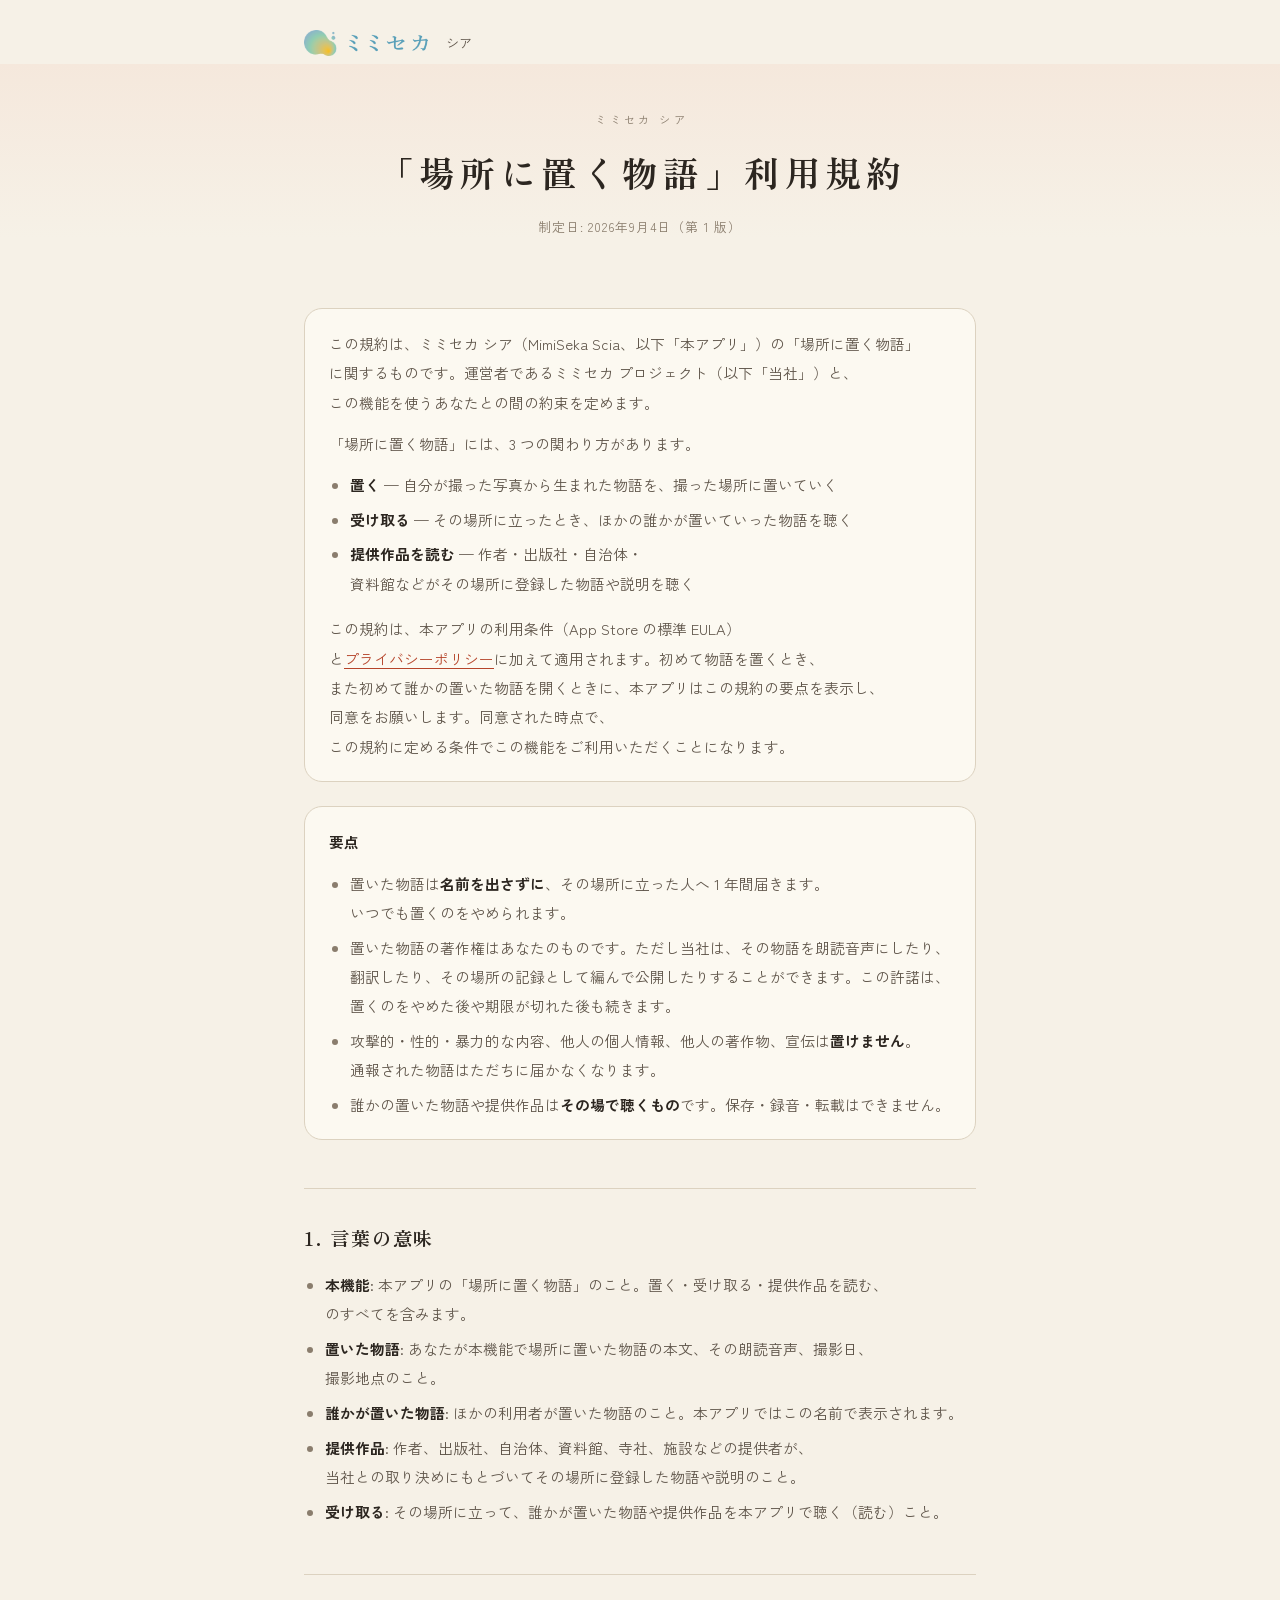
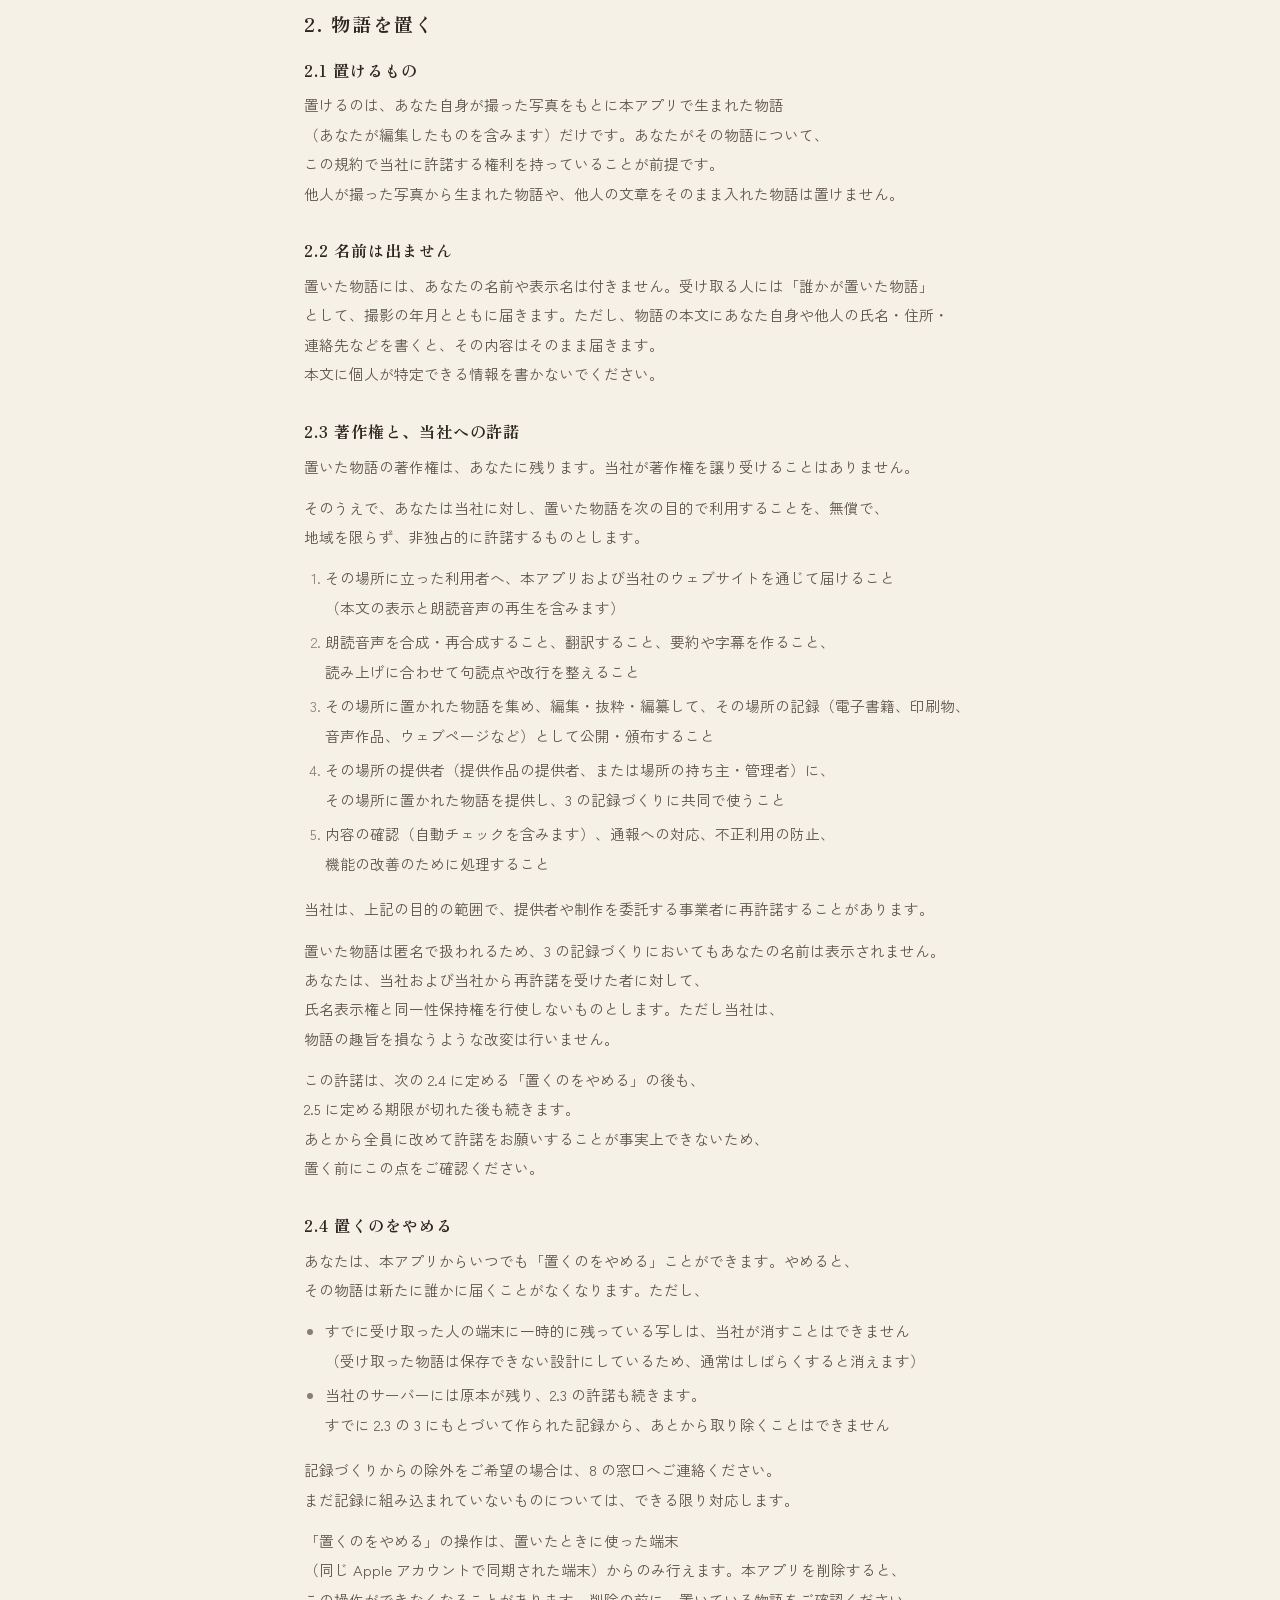
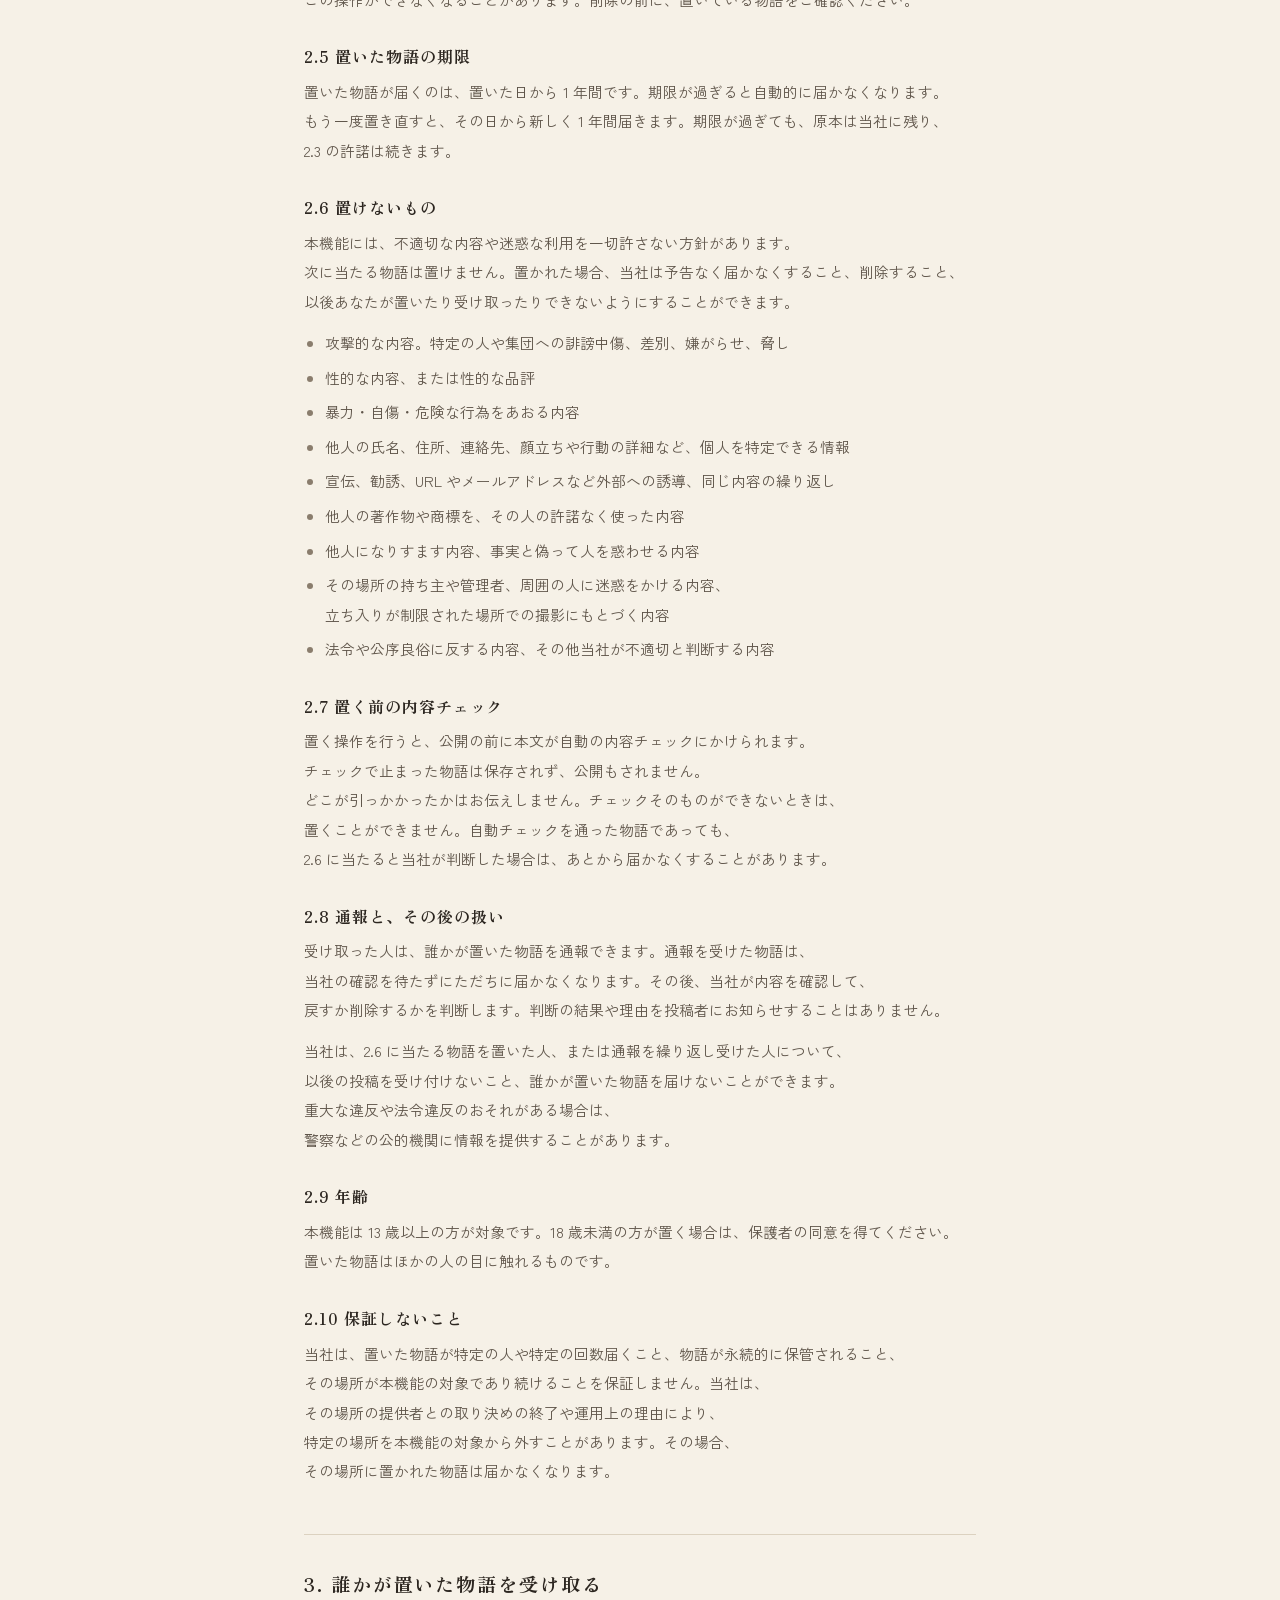
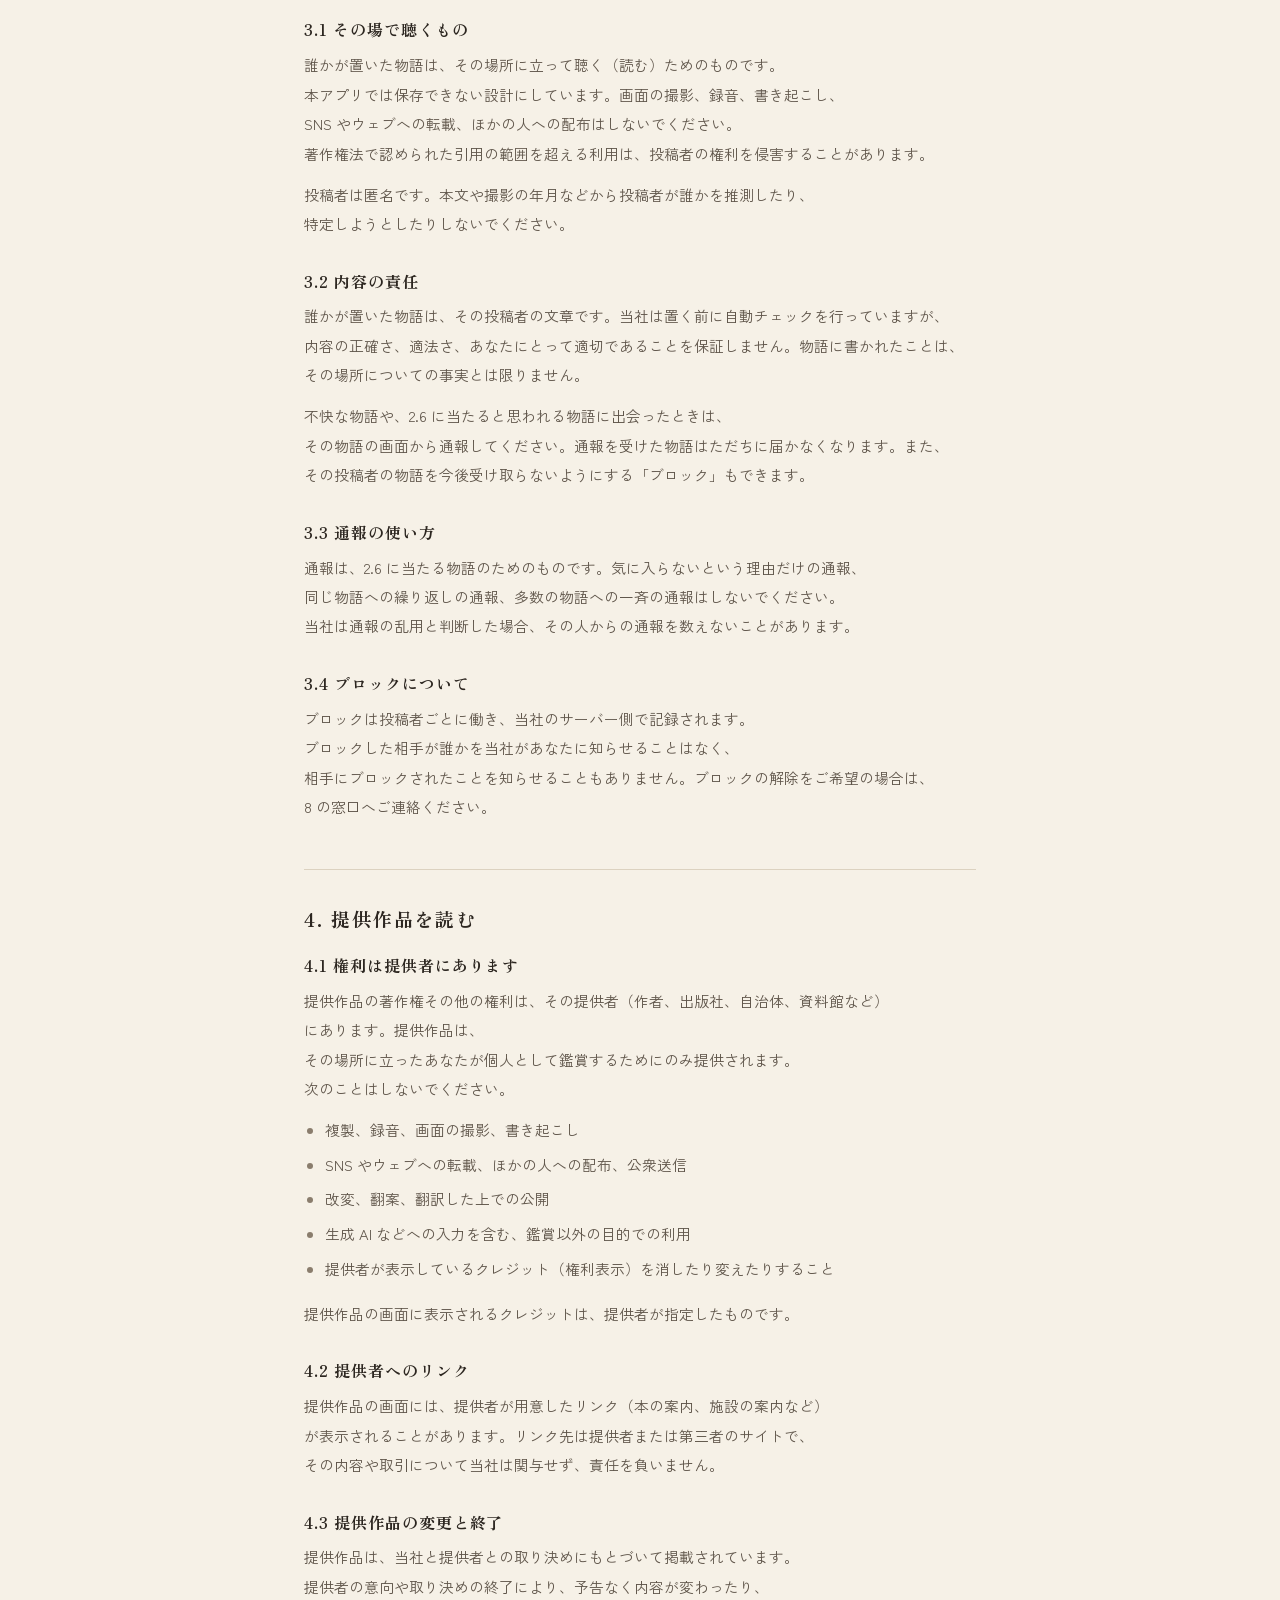
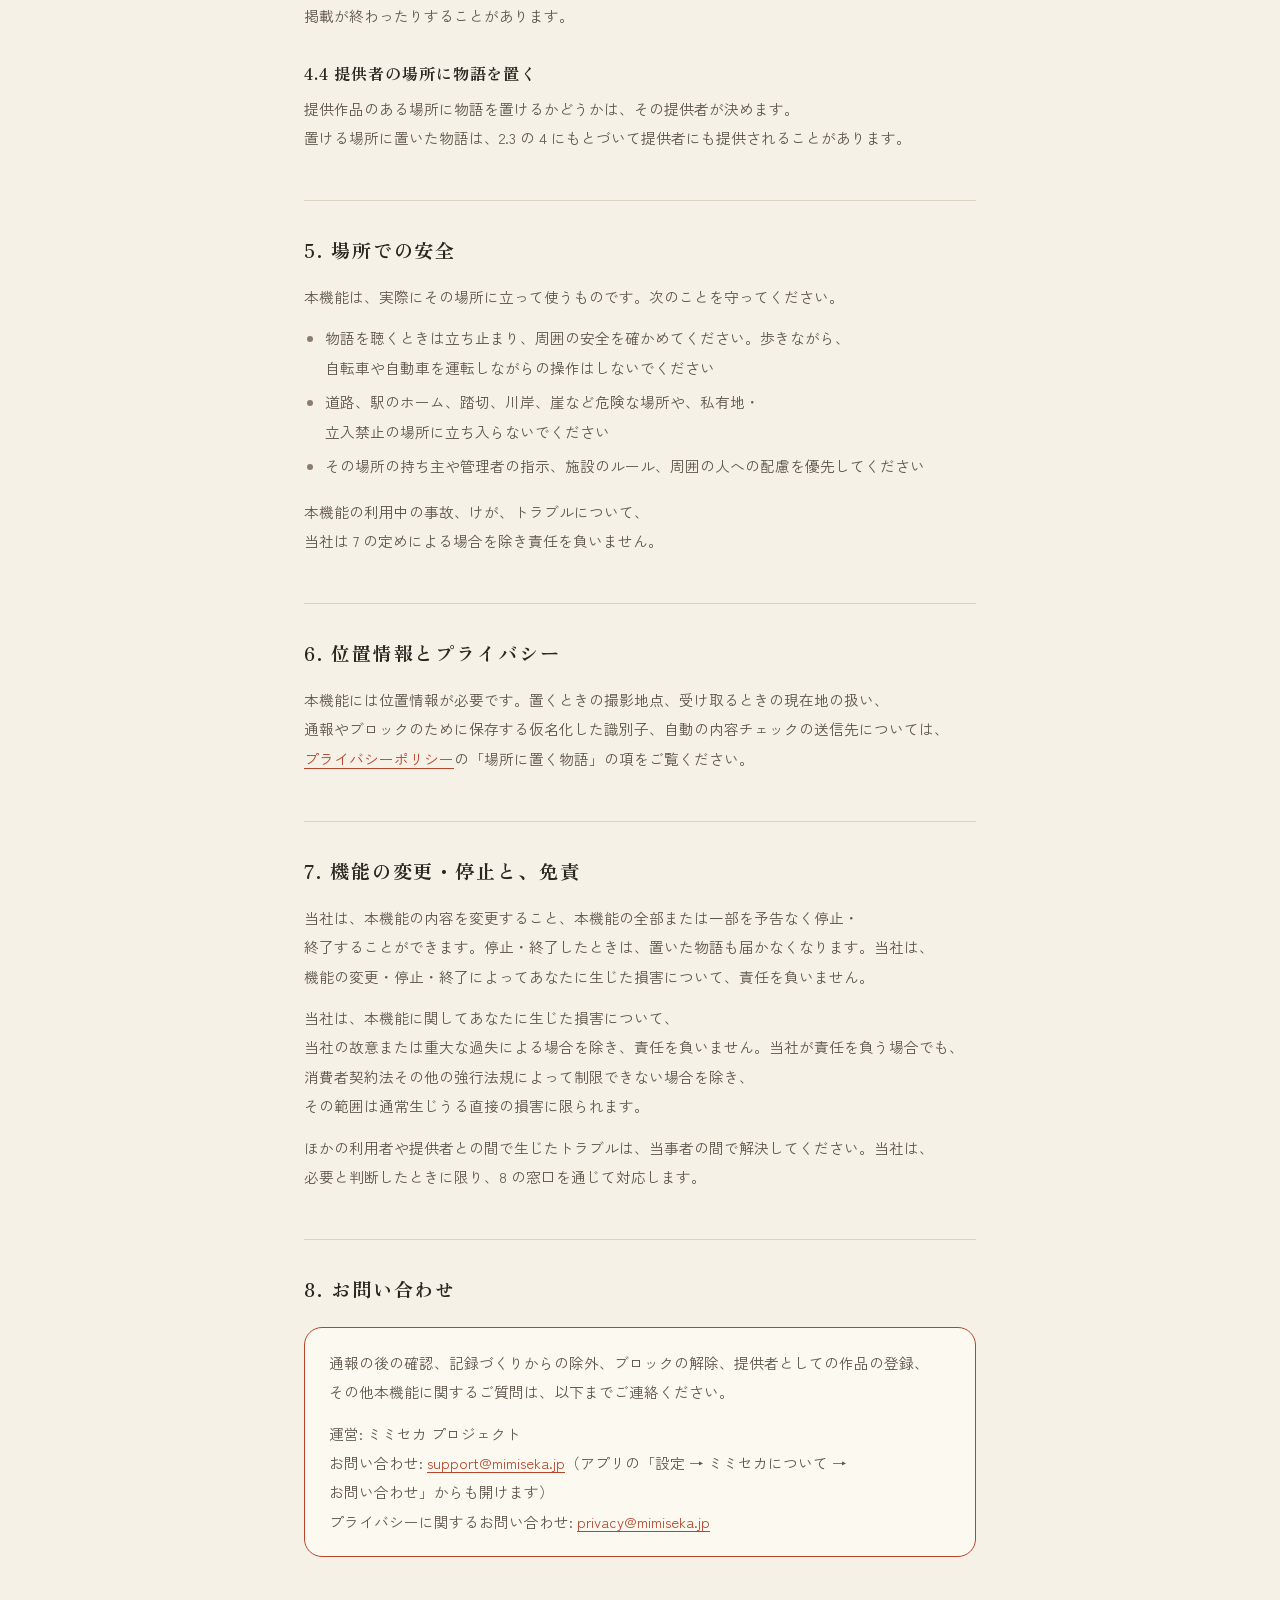
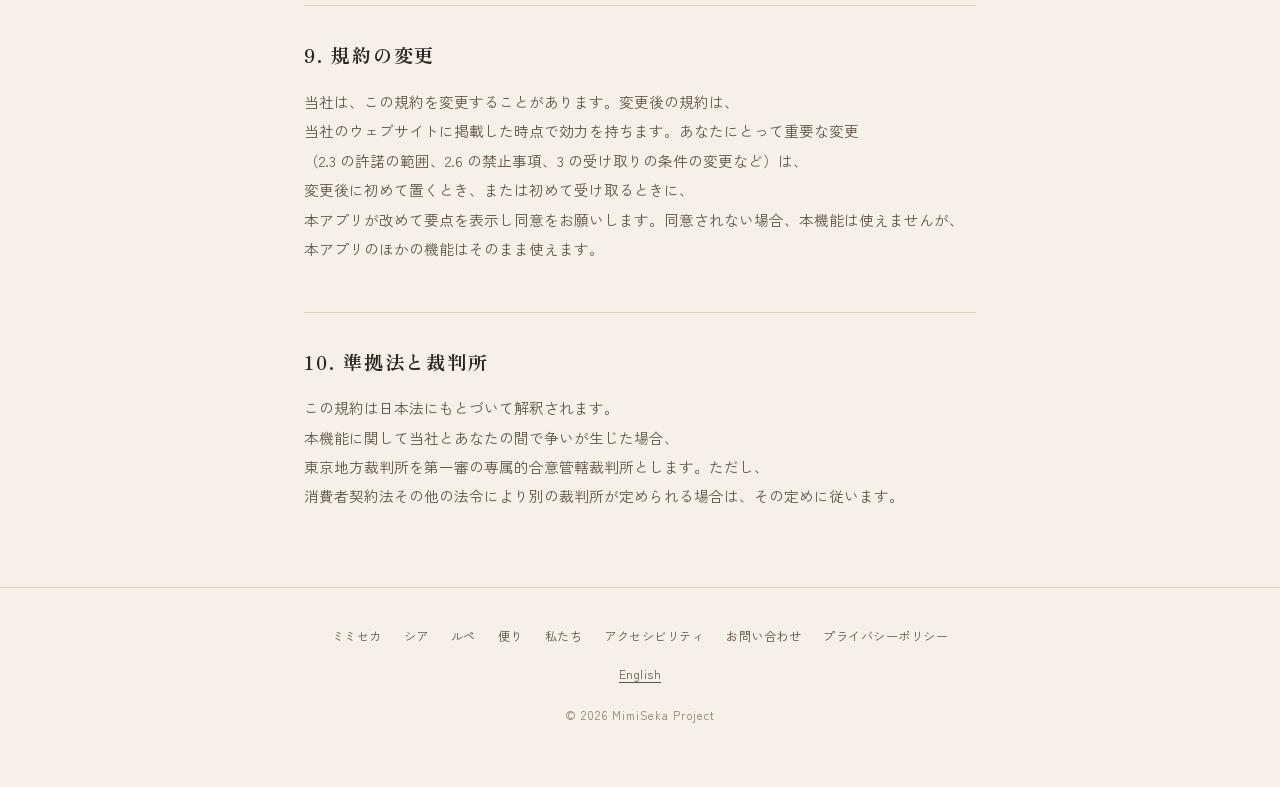
<file: terms.html>
<!DOCTYPE html>
<html lang="ja">
<head>
  <meta charset="UTF-8">
  <meta name="viewport" content="width=device-width, initial-scale=1.0">
  <title>「場所に置く物語」利用規約 | ミミセカ（MimiSeka）</title>
  <link rel="preconnect" href="https://fonts.googleapis.com">
  <link rel="stylesheet" href="https://fonts.googleapis.com/css2?family=Zen+Old+Mincho:wght@500;700&family=Zen+Kaku+Gothic+New:wght@400;500;700&display=swap">
  <link rel="stylesheet" href="style.css?v=20260928">
  <script src="site.js?v=20260928" defer></script>
  <link rel="icon" type="image/png" sizes="64x64" href="brand/favicon.png">
  <link rel="apple-touch-icon" href="brand/apple-touch-icon.png">
  <meta name="theme-color" content="#F6F1E7">
</head>
<body>

<a class="skip" href="#main">本文へとばす</a>
<nav class="topbar" aria-label="ページの位置"><a class="home" href="https://mimiseka.jp/"><picture><source srcset="brand/logo-line-dark.png" media="(prefers-color-scheme: dark)"><img src="brand/logo-line.png" alt="ミミセカ" height="26"></picture></a><a href="https://mimiseka.jp/scia/">シア</a></nav>

<header class="cover">
  <div class="kicker">ミミセカ シア</div>
  <h1>「場所に置く物語」利用規約</h1>
  <p class="updated">制定日: 2026年9月4日（第 1 版）</p>
</header>

<main id="main" class="frame doc">

  <div class="intro">
    <p>この規約は、ミミセカ シア（MimiSeka Scia、以下「本アプリ」）の「場所に置く物語」に関するものです。運営者であるミミセカ プロジェクト（以下「当社」）と、この機能を使うあなたとの間の約束を定めます。</p>
    <p>「場所に置く物語」には、3 つの関わり方があります。</p>
    <ul>
      <li><strong>置く</strong> — 自分が撮った写真から生まれた物語を、撮った場所に置いていく</li>
      <li><strong>受け取る</strong> — その場所に立ったとき、ほかの誰かが置いていった物語を聴く</li>
      <li><strong>提供作品を読む</strong> — 作者・出版社・自治体・資料館などがその場所に登録した物語や説明を聴く</li>
    </ul>
    <p>この規約は、本アプリの利用条件（App Store の標準 EULA）と<a href="ja.html">プライバシーポリシー</a>に加えて適用されます。初めて物語を置くとき、また初めて誰かの置いた物語を開くときに、本アプリはこの規約の要点を表示し、同意をお願いします。同意された時点で、この規約に定める条件でこの機能をご利用いただくことになります。</p>
  </div>

  <div class="summary">
    <p><strong>要点</strong></p>
    <ul>
      <li>置いた物語は<strong>名前を出さずに</strong>、その場所に立った人へ 1 年間届きます。いつでも置くのをやめられます。</li>
      <li>置いた物語の著作権はあなたのものです。ただし当社は、その物語を朗読音声にしたり、翻訳したり、その場所の記録として編んで公開したりすることができます。この許諾は、置くのをやめた後や期限が切れた後も続きます。</li>
      <li>攻撃的・性的・暴力的な内容、他人の個人情報、他人の著作物、宣伝は<strong>置けません</strong>。通報された物語はただちに届かなくなります。</li>
      <li>誰かの置いた物語や提供作品は<strong>その場で聴くもの</strong>です。保存・録音・転載はできません。</li>
    </ul>
  </div>

  <h2>1. 言葉の意味</h2>
  <ul>
    <li><strong>本機能</strong>: 本アプリの「場所に置く物語」のこと。置く・受け取る・提供作品を読む、のすべてを含みます。</li>
    <li><strong>置いた物語</strong>: あなたが本機能で場所に置いた物語の本文、その朗読音声、撮影日、撮影地点のこと。</li>
    <li><strong>誰かが置いた物語</strong>: ほかの利用者が置いた物語のこと。本アプリではこの名前で表示されます。</li>
    <li><strong>提供作品</strong>: 作者、出版社、自治体、資料館、寺社、施設などの提供者が、当社との取り決めにもとづいてその場所に登録した物語や説明のこと。</li>
    <li><strong>受け取る</strong>: その場所に立って、誰かが置いた物語や提供作品を本アプリで聴く（読む）こと。</li>
  </ul>

  <h2>2. 物語を置く</h2>

  <h3>2.1 置けるもの</h3>
  <p>置けるのは、あなた自身が撮った写真をもとに本アプリで生まれた物語（あなたが編集したものを含みます）だけです。あなたがその物語について、この規約で当社に許諾する権利を持っていることが前提です。他人が撮った写真から生まれた物語や、他人の文章をそのまま入れた物語は置けません。</p>

  <h3>2.2 名前は出ません</h3>
  <p>置いた物語には、あなたの名前や表示名は付きません。受け取る人には「誰かが置いた物語」として、撮影の年月とともに届きます。ただし、物語の本文にあなた自身や他人の氏名・住所・連絡先などを書くと、その内容はそのまま届きます。本文に個人が特定できる情報を書かないでください。</p>

  <h3>2.3 著作権と、当社への許諾</h3>
  <p>置いた物語の著作権は、あなたに残ります。当社が著作権を譲り受けることはありません。</p>
  <p>そのうえで、あなたは当社に対し、置いた物語を次の目的で利用することを、無償で、地域を限らず、非独占的に許諾するものとします。</p>
  <ol>
    <li>その場所に立った利用者へ、本アプリおよび当社のウェブサイトを通じて届けること（本文の表示と朗読音声の再生を含みます）</li>
    <li>朗読音声を合成・再合成すること、翻訳すること、要約や字幕を作ること、読み上げに合わせて句読点や改行を整えること</li>
    <li>その場所に置かれた物語を集め、編集・抜粋・編纂して、その場所の記録（電子書籍、印刷物、音声作品、ウェブページなど）として公開・頒布すること</li>
    <li>その場所の提供者（提供作品の提供者、または場所の持ち主・管理者）に、その場所に置かれた物語を提供し、3 の記録づくりに共同で使うこと</li>
    <li>内容の確認（自動チェックを含みます）、通報への対応、不正利用の防止、機能の改善のために処理すること</li>
  </ol>
  <p>当社は、上記の目的の範囲で、提供者や制作を委託する事業者に再許諾することがあります。</p>
  <p>置いた物語は匿名で扱われるため、3 の記録づくりにおいてもあなたの名前は表示されません。あなたは、当社および当社から再許諾を受けた者に対して、氏名表示権と同一性保持権を行使しないものとします。ただし当社は、物語の趣旨を損なうような改変は行いません。</p>
  <p>この許諾は、次の 2.4 に定める「置くのをやめる」の後も、2.5 に定める期限が切れた後も続きます。あとから全員に改めて許諾をお願いすることが事実上できないため、置く前にこの点をご確認ください。</p>

  <h3>2.4 置くのをやめる</h3>
  <p>あなたは、本アプリからいつでも「置くのをやめる」ことができます。やめると、その物語は新たに誰かに届くことがなくなります。ただし、</p>
  <ul>
    <li>すでに受け取った人の端末に一時的に残っている写しは、当社が消すことはできません（受け取った物語は保存できない設計にしているため、通常はしばらくすると消えます）</li>
    <li>当社のサーバーには原本が残り、2.3 の許諾も続きます。すでに 2.3 の 3 にもとづいて作られた記録から、あとから取り除くことはできません</li>
  </ul>
  <p>記録づくりからの除外をご希望の場合は、8 の窓口へご連絡ください。まだ記録に組み込まれていないものについては、できる限り対応します。</p>
  <p>「置くのをやめる」の操作は、置いたときに使った端末（同じ Apple アカウントで同期された端末）からのみ行えます。本アプリを削除すると、この操作ができなくなることがあります。削除の前に、置いている物語をご確認ください。</p>

  <h3>2.5 置いた物語の期限</h3>
  <p>置いた物語が届くのは、置いた日から 1 年間です。期限が過ぎると自動的に届かなくなります。もう一度置き直すと、その日から新しく 1 年間届きます。期限が過ぎても、原本は当社に残り、2.3 の許諾は続きます。</p>

  <h3>2.6 置けないもの</h3>
  <p>本機能には、不適切な内容や迷惑な利用を一切許さない方針があります。次に当たる物語は置けません。置かれた場合、当社は予告なく届かなくすること、削除すること、以後あなたが置いたり受け取ったりできないようにすることができます。</p>
  <ul>
    <li>攻撃的な内容。特定の人や集団への誹謗中傷、差別、嫌がらせ、脅し</li>
    <li>性的な内容、または性的な品評</li>
    <li>暴力・自傷・危険な行為をあおる内容</li>
    <li>他人の氏名、住所、連絡先、顔立ちや行動の詳細など、個人を特定できる情報</li>
    <li>宣伝、勧誘、URL やメールアドレスなど外部への誘導、同じ内容の繰り返し</li>
    <li>他人の著作物や商標を、その人の許諾なく使った内容</li>
    <li>他人になりすます内容、事実と偽って人を惑わせる内容</li>
    <li>その場所の持ち主や管理者、周囲の人に迷惑をかける内容、立ち入りが制限された場所での撮影にもとづく内容</li>
    <li>法令や公序良俗に反する内容、その他当社が不適切と判断する内容</li>
  </ul>

  <h3>2.7 置く前の内容チェック</h3>
  <p>置く操作を行うと、公開の前に本文が自動の内容チェックにかけられます。チェックで止まった物語は保存されず、公開もされません。どこが引っかかったかはお伝えしません。チェックそのものができないときは、置くことができません。自動チェックを通った物語であっても、2.6 に当たると当社が判断した場合は、あとから届かなくすることがあります。</p>

  <h3>2.8 通報と、その後の扱い</h3>
  <p>受け取った人は、誰かが置いた物語を通報できます。通報を受けた物語は、当社の確認を待たずにただちに届かなくなります。その後、当社が内容を確認して、戻すか削除するかを判断します。判断の結果や理由を投稿者にお知らせすることはありません。</p>
  <p>当社は、2.6 に当たる物語を置いた人、または通報を繰り返し受けた人について、以後の投稿を受け付けないこと、誰かが置いた物語を届けないことができます。重大な違反や法令違反のおそれがある場合は、警察などの公的機関に情報を提供することがあります。</p>

  <h3>2.9 年齢</h3>
  <p>本機能は 13 歳以上の方が対象です。18 歳未満の方が置く場合は、保護者の同意を得てください。置いた物語はほかの人の目に触れるものです。</p>

  <h3>2.10 保証しないこと</h3>
  <p>当社は、置いた物語が特定の人や特定の回数届くこと、物語が永続的に保管されること、その場所が本機能の対象であり続けることを保証しません。当社は、その場所の提供者との取り決めの終了や運用上の理由により、特定の場所を本機能の対象から外すことがあります。その場合、その場所に置かれた物語は届かなくなります。</p>

  <h2>3. 誰かが置いた物語を受け取る</h2>

  <h3>3.1 その場で聴くもの</h3>
  <p>誰かが置いた物語は、その場所に立って聴く（読む）ためのものです。本アプリでは保存できない設計にしています。画面の撮影、録音、書き起こし、SNS やウェブへの転載、ほかの人への配布はしないでください。著作権法で認められた引用の範囲を超える利用は、投稿者の権利を侵害することがあります。</p>
  <p>投稿者は匿名です。本文や撮影の年月などから投稿者が誰かを推測したり、特定しようとしたりしないでください。</p>

  <h3>3.2 内容の責任</h3>
  <p>誰かが置いた物語は、その投稿者の文章です。当社は置く前に自動チェックを行っていますが、内容の正確さ、適法さ、あなたにとって適切であることを保証しません。物語に書かれたことは、その場所についての事実とは限りません。</p>
  <p>不快な物語や、2.6 に当たると思われる物語に出会ったときは、その物語の画面から通報してください。通報を受けた物語はただちに届かなくなります。また、その投稿者の物語を今後受け取らないようにする「ブロック」もできます。</p>

  <h3>3.3 通報の使い方</h3>
  <p>通報は、2.6 に当たる物語のためのものです。気に入らないという理由だけの通報、同じ物語への繰り返しの通報、多数の物語への一斉の通報はしないでください。当社は通報の乱用と判断した場合、その人からの通報を数えないことがあります。</p>

  <h3>3.4 ブロックについて</h3>
  <p>ブロックは投稿者ごとに働き、当社のサーバー側で記録されます。ブロックした相手が誰かを当社があなたに知らせることはなく、相手にブロックされたことを知らせることもありません。ブロックの解除をご希望の場合は、8 の窓口へご連絡ください。</p>

  <h2>4. 提供作品を読む</h2>

  <h3>4.1 権利は提供者にあります</h3>
  <p>提供作品の著作権その他の権利は、その提供者（作者、出版社、自治体、資料館など）にあります。提供作品は、その場所に立ったあなたが個人として鑑賞するためにのみ提供されます。次のことはしないでください。</p>
  <ul>
    <li>複製、録音、画面の撮影、書き起こし</li>
    <li>SNS やウェブへの転載、ほかの人への配布、公衆送信</li>
    <li>改変、翻案、翻訳した上での公開</li>
    <li>生成 AI などへの入力を含む、鑑賞以外の目的での利用</li>
    <li>提供者が表示しているクレジット（権利表示）を消したり変えたりすること</li>
  </ul>
  <p>提供作品の画面に表示されるクレジットは、提供者が指定したものです。</p>

  <h3>4.2 提供者へのリンク</h3>
  <p>提供作品の画面には、提供者が用意したリンク（本の案内、施設の案内など）が表示されることがあります。リンク先は提供者または第三者のサイトで、その内容や取引について当社は関与せず、責任を負いません。</p>

  <h3>4.3 提供作品の変更と終了</h3>
  <p>提供作品は、当社と提供者との取り決めにもとづいて掲載されています。提供者の意向や取り決めの終了により、予告なく内容が変わったり、掲載が終わったりすることがあります。</p>

  <h3>4.4 提供者の場所に物語を置く</h3>
  <p>提供作品のある場所に物語を置けるかどうかは、その提供者が決めます。置ける場所に置いた物語は、2.3 の 4 にもとづいて提供者にも提供されることがあります。</p>

  <h2>5. 場所での安全</h2>
  <p>本機能は、実際にその場所に立って使うものです。次のことを守ってください。</p>
  <ul>
    <li>物語を聴くときは立ち止まり、周囲の安全を確かめてください。歩きながら、自転車や自動車を運転しながらの操作はしないでください</li>
    <li>道路、駅のホーム、踏切、川岸、崖など危険な場所や、私有地・立入禁止の場所に立ち入らないでください</li>
    <li>その場所の持ち主や管理者の指示、施設のルール、周囲の人への配慮を優先してください</li>
  </ul>
  <p>本機能の利用中の事故、けが、トラブルについて、当社は 7 の定めによる場合を除き責任を負いません。</p>

  <h2>6. 位置情報とプライバシー</h2>
  <p>本機能には位置情報が必要です。置くときの撮影地点、受け取るときの現在地の扱い、通報やブロックのために保存する仮名化した識別子、自動の内容チェックの送信先については、<a href="ja.html">プライバシーポリシー</a>の「場所に置く物語」の項をご覧ください。</p>

  <h2>7. 機能の変更・停止と、免責</h2>
  <p>当社は、本機能の内容を変更すること、本機能の全部または一部を予告なく停止・終了することができます。停止・終了したときは、置いた物語も届かなくなります。当社は、機能の変更・停止・終了によってあなたに生じた損害について、責任を負いません。</p>
  <p>当社は、本機能に関してあなたに生じた損害について、当社の故意または重大な過失による場合を除き、責任を負いません。当社が責任を負う場合でも、消費者契約法その他の強行法規によって制限できない場合を除き、その範囲は通常生じうる直接の損害に限られます。</p>
  <p>ほかの利用者や提供者との間で生じたトラブルは、当事者の間で解決してください。当社は、必要と判断したときに限り、8 の窓口を通じて対応します。</p>

  <h2>8. お問い合わせ</h2>
  <div class="contact">
    <p>通報の後の確認、記録づくりからの除外、ブロックの解除、提供者としての作品の登録、その他本機能に関するご質問は、以下までご連絡ください。</p>
    <p>運営: ミミセカ プロジェクト<br>お問い合わせ: <a href="mailto:support@mimiseka.jp">support@mimiseka.jp</a>（アプリの「設定 → ミミセカについて → お問い合わせ」からも開けます）<br>プライバシーに関するお問い合わせ: <a href="mailto:privacy@mimiseka.jp">privacy@mimiseka.jp</a></p>
  </div>

  <h2>9. 規約の変更</h2>
  <p>当社は、この規約を変更することがあります。変更後の規約は、当社のウェブサイトに掲載した時点で効力を持ちます。あなたにとって重要な変更（2.3 の許諾の範囲、2.6 の禁止事項、3 の受け取りの条件の変更など）は、変更後に初めて置くとき、または初めて受け取るときに、本アプリが改めて要点を表示し同意をお願いします。同意されない場合、本機能は使えませんが、本アプリのほかの機能はそのまま使えます。</p>

  <h2>10. 準拠法と裁判所</h2>
  <p>この規約は日本法にもとづいて解釈されます。本機能に関して当社とあなたの間で争いが生じた場合、東京地方裁判所を第一審の専属的合意管轄裁判所とします。ただし、消費者契約法その他の法令により別の裁判所が定められる場合は、その定めに従います。</p>

</main>

<footer>
  <div class="links">
    <a href="https://mimiseka.jp/">ミミセカ</a>
    <a href="https://mimiseka.jp/scia/">シア</a>
    <a href="https://mimiseka.jp/lupe/">ルペ</a>
    <a href="https://mimiseka.jp/news.html">便り</a>
    <a href="https://mimiseka.jp/about.html">私たち</a>
    <a href="https://mimiseka.jp/accessibility.html">アクセシビリティ</a>
    <a href="https://mimiseka.jp/contact.html">お問い合わせ</a>
    <a href="https://privacy.mimiseka.jp">プライバシーポリシー</a>
  </div>
  <p class="lang"><a href="terms-en.html">English</a></p>
  <p class="copyright">&copy; 2026 MimiSeka Project</p>
</footer>
</body>
</html>
</file>
<file: style.css>
/* ミミセカ サポート・プライバシーポリシー・規約 — 共通スタイル
   色・書体・上部バー・表紙・フッターは公式サイト（mimiseka.jp の site.css・SciaTheme 正典: 紙・墨・朱）から写している。
   サイト側の配色を変えたら :root の値をここにも写すこと。 */
:root {
  --ground: #F6F1E7; --ground-raised: #FCF9F1; --ground-inset: #ECE4D4; --dusk: #F5E8DC;
  --ink: #2C2620; --ink-2: #5F554A; --ink-3: #8A7D6D; --hair: #DCD2C0;
  --shu: #B5442A; --shu-soft: rgba(181, 68, 42, 0.10); --lamp: #E8C989;
  --serif: 'Zen Old Mincho', 'Hiragino Mincho ProN', 'Yu Mincho', serif;
  --sans: 'Zen Kaku Gothic New', 'Hiragino Kaku Gothic ProN', sans-serif;
}
@media (prefers-color-scheme: dark) {
  :root:not([data-theme="light"]) {
    --ground: #16120E; --ground-raised: #201A15; --ground-inset: #0F0B08; --dusk: #241B13;
    --ink: #F3EDE3; --ink-2: rgba(243,237,227,0.68); --ink-3: rgba(243,237,227,0.46);
    --hair: rgba(243,237,227,0.15); --shu: #E07B5F; --shu-soft: rgba(224,123,95,0.14);
  }
}
:root[data-theme="dark"] {
  --ground: #16120E; --ground-raised: #201A15; --ground-inset: #0F0B08; --dusk: #241B13;
  --ink: #F3EDE3; --ink-2: rgba(243,237,227,0.68); --ink-3: rgba(243,237,227,0.46);
  --hair: rgba(243,237,227,0.15); --shu: #E07B5F; --shu-soft: rgba(224,123,95,0.14);
}
* { margin: 0; padding: 0; box-sizing: border-box; }
body { background: var(--ground); color: var(--ink); font-family: var(--sans); font-size: 15px; line-height: 2.0; -webkit-font-smoothing: antialiased; word-break: keep-all; overflow-wrap: break-word; hanging-punctuation: allow-end; }
html[lang="en"] body { word-break: normal; line-height: 1.85; }
.np { white-space: nowrap; }
::selection { background: var(--shu-soft); }
a { color: var(--shu); text-underline-offset: 3px; }
a:focus-visible { outline: 2px solid var(--shu); outline-offset: 3px; }
.frame { max-width: 720px; margin: 0 auto; padding: 0 24px; }
.skip { position: absolute; left: -9999px; top: 0; background: var(--ink); color: var(--ground); padding: 8px 16px; z-index: 100; }
.skip:focus { left: 12px; top: 12px; }

/* 上部バー */
.topbar { padding: 22px 24px 0; max-width: 720px; margin: 0 auto; font-size: 0.82rem; display: flex; gap: 18px; flex-wrap: wrap; align-items: center; }
.topbar a { color: var(--ink-2); text-decoration: none; }
.topbar a:hover { color: var(--shu); }
/* 言語の切り替え。いまの言語は出さず、もう一方へのリンクだけを右端に置く */
.topbar .lang { margin-left: auto; }
.topbar .lang a { text-decoration: underline; text-underline-offset: 3px; }
.topbar .home { display: inline-flex; align-items: center; padding: 8px 0; }
.topbar .home img { height: 26px; width: auto; display: block; }

/* 表紙 */
.cover { text-align: center; padding: 44px 24px 36px; background: linear-gradient(180deg, var(--dusk) 0%, var(--ground) 82%); }
.cover .kicker { font-size: 0.7rem; letter-spacing: 0.3em; color: var(--ink-3); text-indent: 0.3em; margin-bottom: 12px; }
.cover h1 { font-family: var(--serif); font-weight: 700; font-size: clamp(1.5rem, 4.6vw, 2.2rem); letter-spacing: 0.16em; text-indent: 0.16em; color: var(--ink); text-wrap: balance; line-height: 1.7; }
html[lang="en"] .cover h1 { letter-spacing: 0.04em; text-indent: 0; }
.cover .updated { margin-top: 12px; font-size: 0.8rem; letter-spacing: 0.06em; color: var(--ink-3); }

/* 本文 */
.doc { padding-top: 32px; padding-bottom: 64px; }
.doc h2 { font-family: var(--serif); font-weight: 700; font-size: 1.2rem; letter-spacing: 0.1em; line-height: 1.8; color: var(--ink); text-wrap: balance; margin: 48px 0 14px; padding-top: 32px; border-top: 1px solid var(--hair); }
html[lang="en"] .doc h2 { letter-spacing: 0.02em; }
.doc h3 { font-family: var(--serif); font-weight: 700; font-size: 1rem; letter-spacing: 0.06em; line-height: 1.8; color: var(--ink); margin: 28px 0 6px; }
html[lang="en"] .doc h3 { letter-spacing: 0.01em; }
.doc h2 + h3 { margin-top: 8px; }
.doc p, .doc li { color: var(--ink-2); font-size: 0.92rem; }
.doc p { margin-bottom: 0.8em; }
.doc strong, .doc b { color: var(--ink); font-weight: 700; }
.doc small { font-size: 0.82em; color: var(--ink-3); }
.doc ul, .doc ol { margin: 6px 0 16px 1.4em; }
.doc li { margin-bottom: 0.35em; }
.doc li::marker { color: var(--ink-3); }

/* 囲み（はじめに・問い合わせ先・要約）— サイトのカードと同じ面 */
.intro, .contact, .summary { background: var(--ground-raised); border: 1px solid var(--hair); border-radius: 18px; padding: 20px 24px 12px; margin: 0 0 24px; }
.contact { margin-top: 20px; border-color: var(--shu); }
.intro > :last-child, .contact > :last-child, .summary > :last-child { margin-bottom: 8px; }

/* 表 */
.table-scroll { overflow-x: auto; margin: 16px 0 18px; -webkit-overflow-scrolling: touch; }
.doc table { border-collapse: collapse; width: 100%; font-size: 0.86rem; line-height: 1.6; margin: 16px 0 18px; background: var(--ground-raised); }
.table-scroll table { margin: 0; min-width: 640px; }
.doc th, .doc td { border: 1px solid var(--hair); padding: 8px 10px; text-align: left; vertical-align: top; color: var(--ink-2); }
.doc thead th { background: var(--ground-inset); color: var(--ink); font-weight: 700; }
.doc tbody th { background: var(--ground-inset); color: var(--ink); font-weight: 500; }
/* はみ出させない表（EEA 版の法的根拠表）は長い語も枠内で折る。横スクロールの表（料金表）は折らずに横へ流す */
.doc > table th, .doc > table td { overflow-wrap: anywhere; }
.table-scroll th, .table-scroll td { text-align: center; vertical-align: middle; }
.table-scroll thead th { white-space: nowrap; }
.table-scroll tbody th { text-align: left; white-space: nowrap; }
.doc tbody tr.group th { background: var(--dusk); font-family: var(--serif); font-weight: 700; text-align: left; }
.doc tbody th.sub { padding-left: 1.6rem; font-weight: 400; background: var(--ground-raised); }

/* フッター */
footer { padding: 36px 24px 60px; color: var(--ink-3); font-size: 0.76rem; letter-spacing: 0.04em; border-top: 1px solid var(--hair); text-align: center; }
footer .links { display: flex; flex-wrap: wrap; justify-content: center; gap: 6px 22px; margin-bottom: 14px; }
footer .links a { color: var(--ink-2); text-decoration: none; }
footer .links a:hover { color: var(--shu); }
footer .lang a { color: var(--ink-2); }
footer .copyright { margin-top: 18px; font-size: 0.72rem; letter-spacing: 0.08em; }

@media (prefers-reduced-motion: reduce) { * { transition: none !important; } }
</file>
